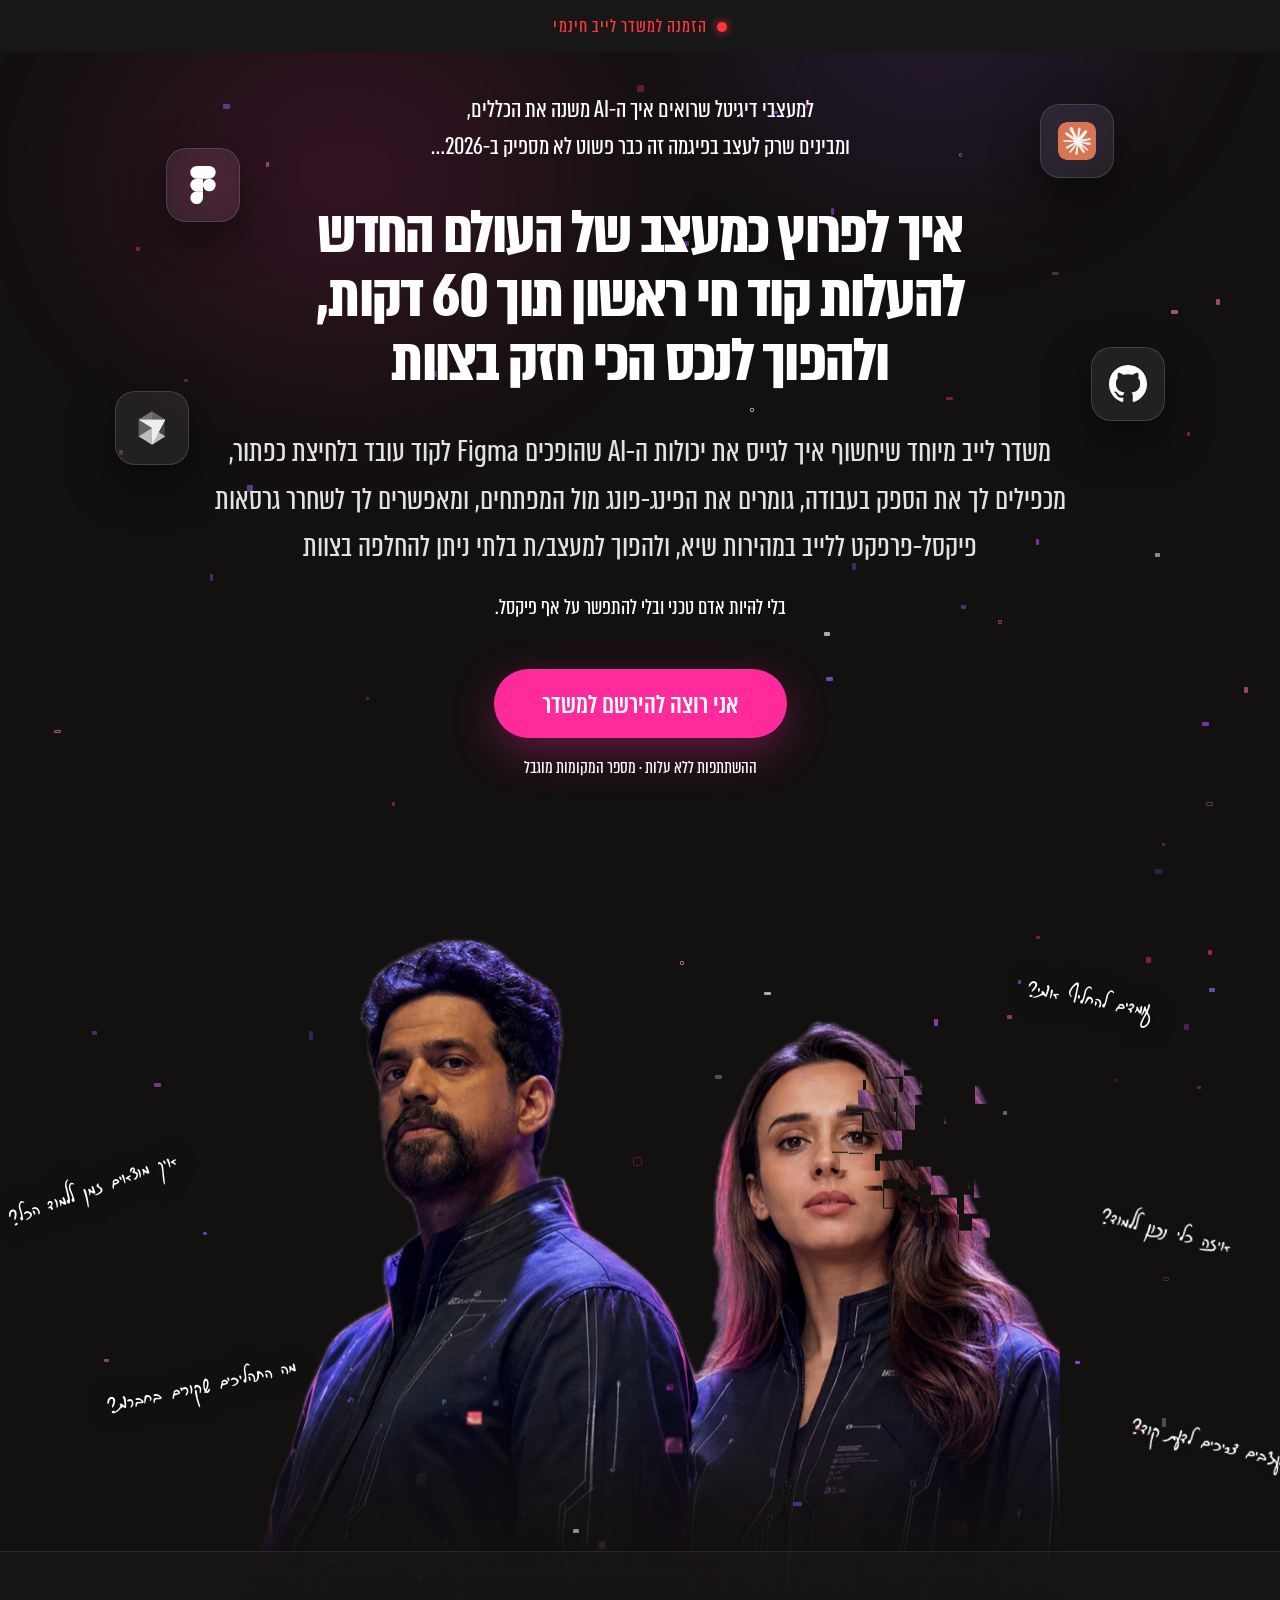
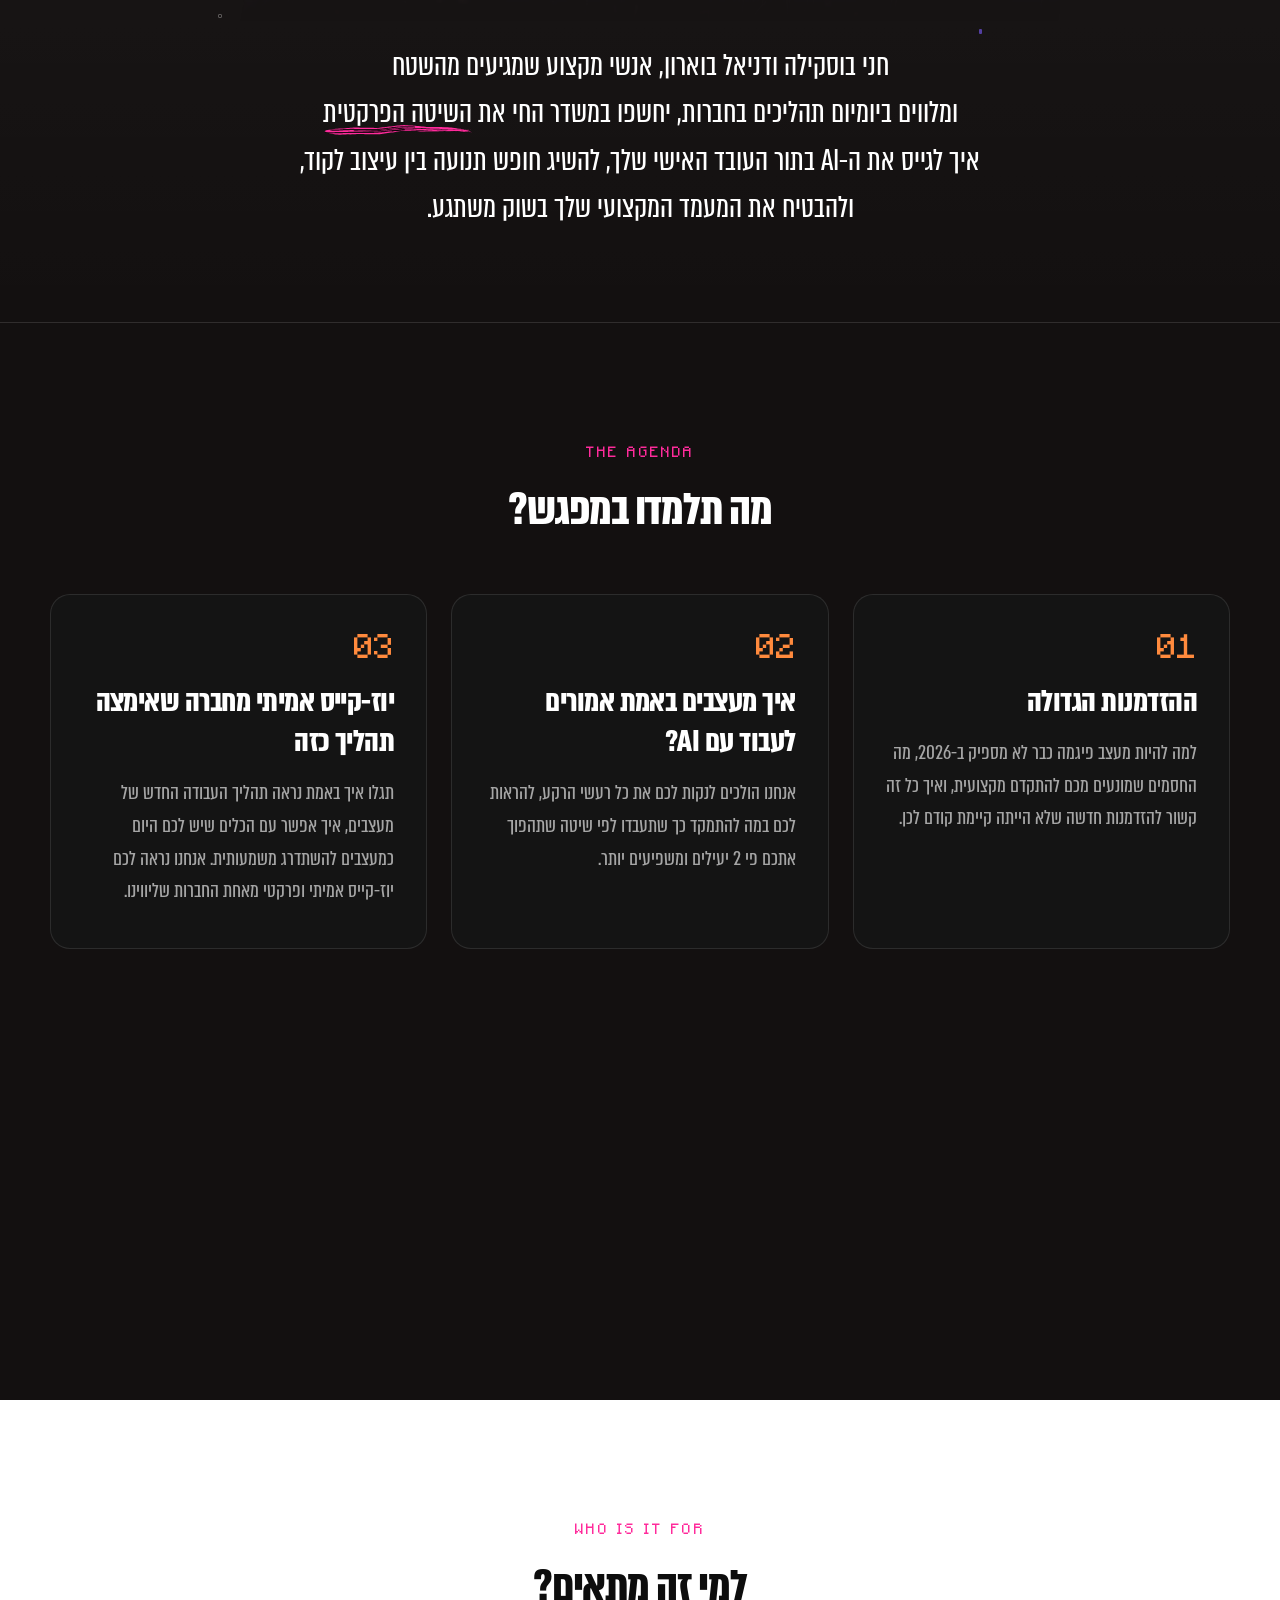
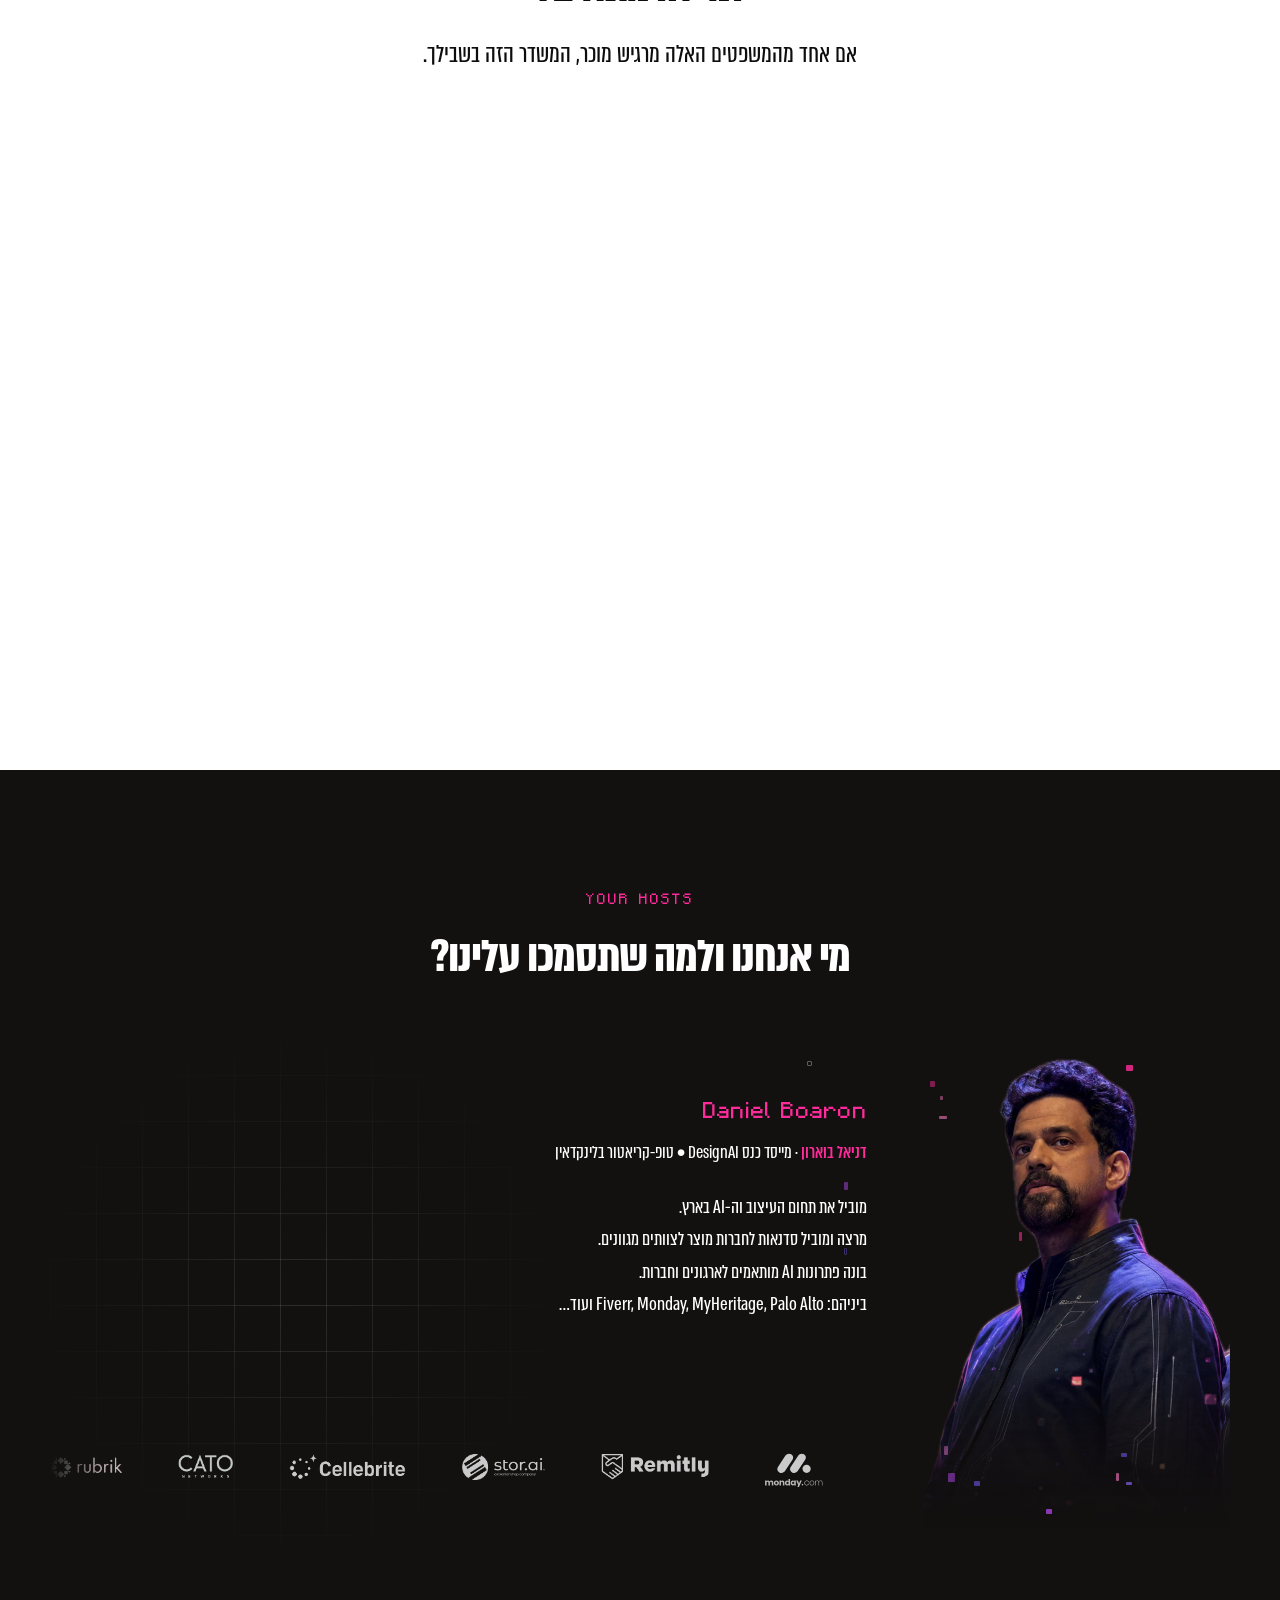
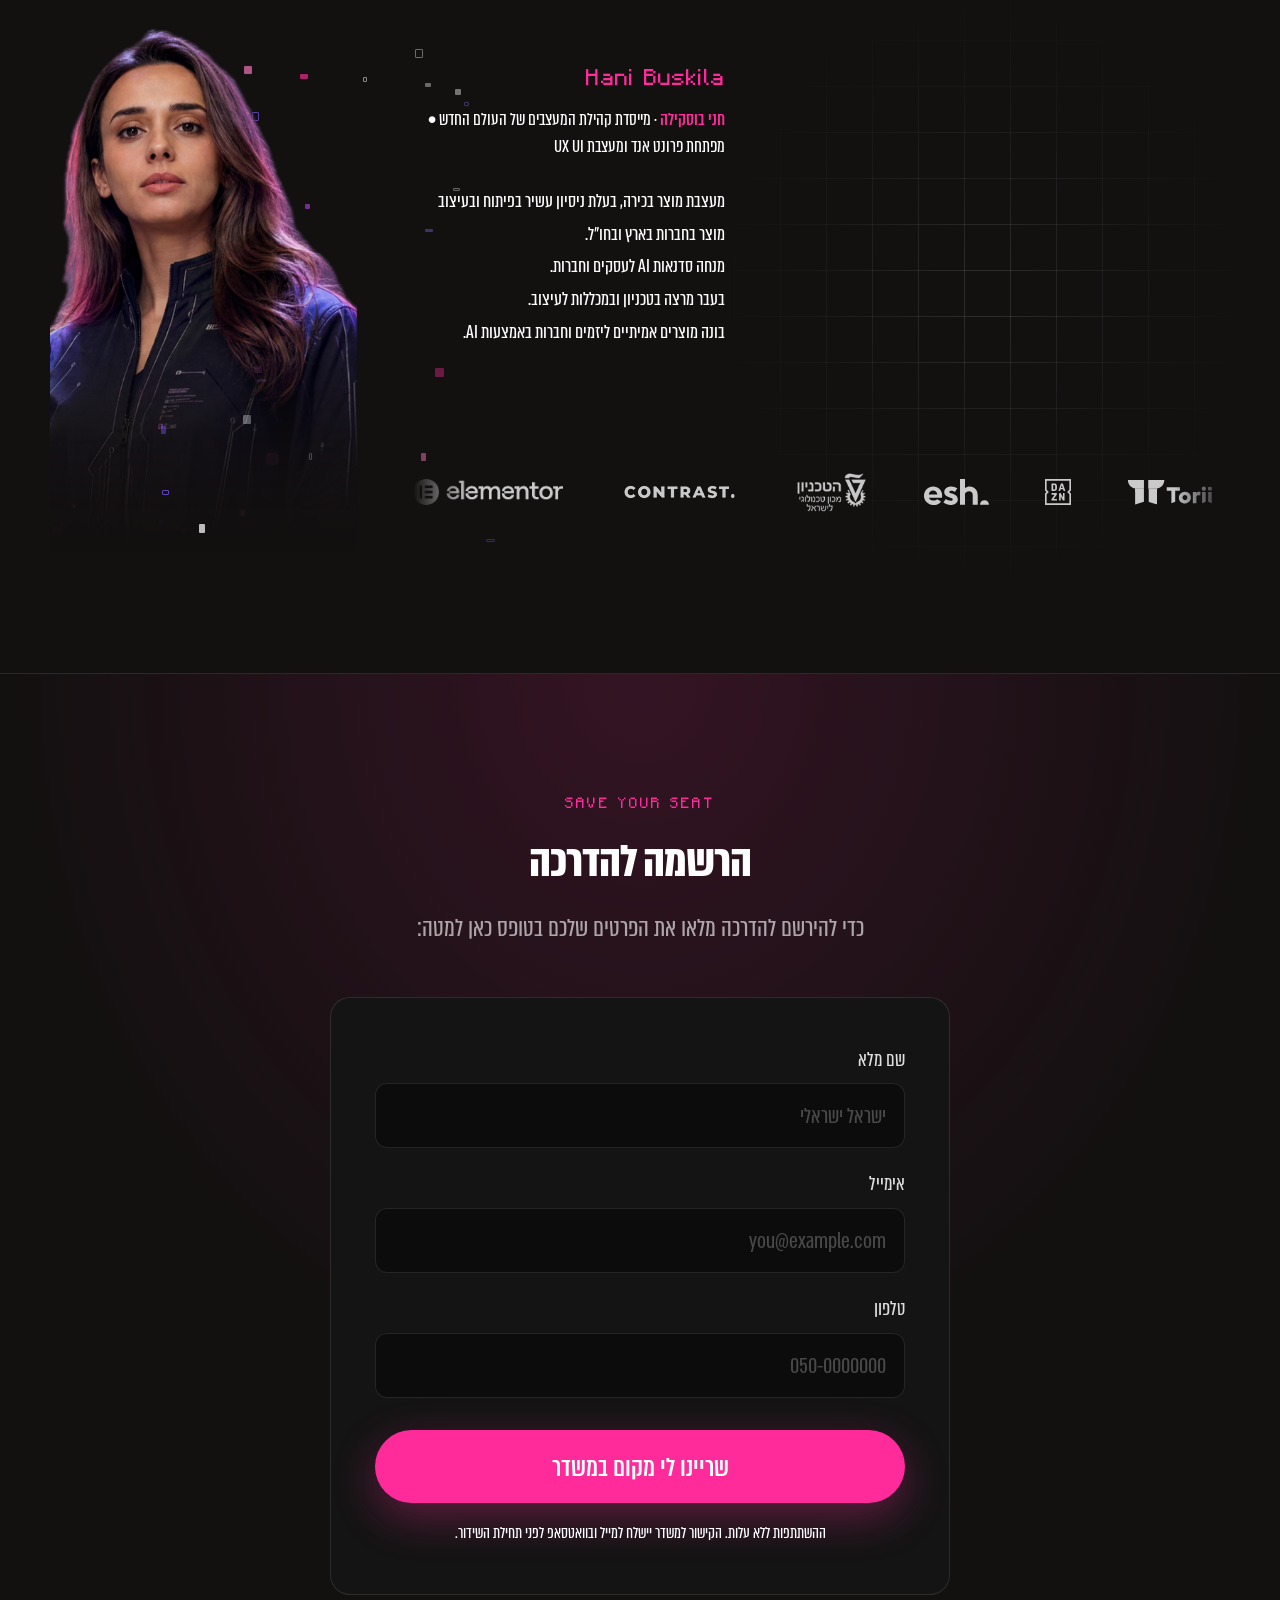
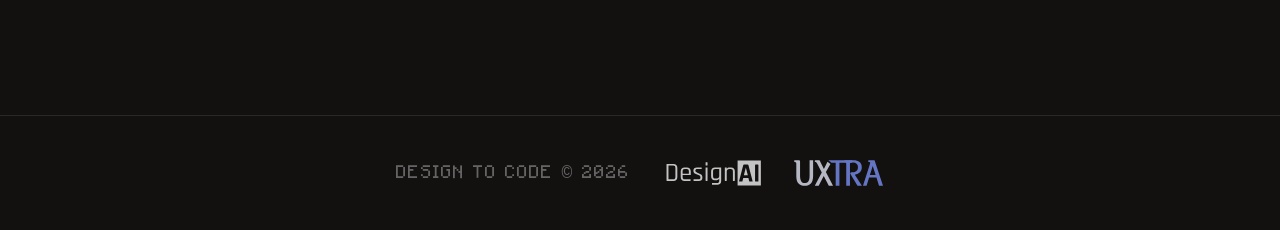
<file: index.html>
<!DOCTYPE html>
<html lang="he" dir="rtl">
<head>
  <meta charset="UTF-8" />
  <meta name="viewport" content="width=device-width, initial-scale=1.0" />
  <title>משדר לייב למעצבי מוצר — Design to Code</title>
  <meta name="description" content="משדר לייב מיוחד למעצבי מוצר: איך לעלות עם הקוד החי הראשון שלך תוך 60 דקות, בלי להיות אדם טכני ובלי להתפשר על אף פיקסל." />

  <link rel="canonical" href="https://uxtra.co.il/lives/design-to-code/" />

  <!-- Open Graph. These have to be absolute — a relative og:image is ignored
       by every scraper, so link previews would come back blank. The card is
       built from og/cover.html; re-render it with og/render.sh. -->
  <meta property="og:type" content="website" />
  <meta property="og:locale" content="he_IL" />
  <meta property="og:site_name" content="UXTRA" />
  <meta property="og:url" content="https://uxtra.co.il/lives/design-to-code/" />
  <meta property="og:title" content="משדר לייב למעצבי מוצר — Design to Code" />
  <meta property="og:description" content="איך לפרוץ כמעצב של העולם החדש, להעלות קוד חי ראשון תוך 60 דקות, ולהפוך לנכס הכי חזק בצוות." />
  <meta property="og:image" content="https://uxtra.co.il/lives/design-to-code/assets/og-cover.jpg" />
  <!-- LinkedIn and Facebook lay out the card before the image loads; without
       the dimensions the first share of a fresh URL renders as a small tile. -->
  <meta property="og:image:width" content="1200" />
  <meta property="og:image:height" content="630" />
  <meta property="og:image:type" content="image/jpeg" />
  <meta property="og:image:alt" content="חני בוסקילה ודניאל בוארון — משדר לייב, יום ראשון 1.11 בשעה 19:00" />

  <meta name="twitter:card" content="summary_large_image" />
  <meta name="twitter:title" content="משדר לייב למעצבי מוצר — Design to Code" />
  <meta name="twitter:description" content="איך לפרוץ כמעצב של העולם החדש, להעלות קוד חי ראשון תוך 60 דקות, ולהפוך לנכס הכי חזק בצוות." />
  <meta name="twitter:image" content="https://uxtra.co.il/lives/design-to-code/assets/og-cover.jpg" />

  <link rel="icon" href="assets/logo-d2c.png" />

  <style>
    /* ═══════════════════════════════════════════════
       FONTS — from the Design to Code design system
    ═══════════════════════════════════════════════ */
    @font-face {
      font-family: 'Minecraft';
      src: url('fonts/1_MinecraftRegular1.otf') format('opentype');
      font-weight: 400; font-style: normal; font-display: swap;
    }
    @font-face {
      font-family: 'Minecraft';
      src: url('fonts/1_MinecraftRegular1.otf') format('opentype');
      font-weight: 400; font-style: italic; font-display: swap;
    }
    @font-face {
      font-family: 'Berkowitz Hand';
      src: url('fonts/OHEyalMeirBerkowitz-Regular.woff2') format('woff2'),
           url('fonts/OHEyalMeirBerkowitz-Regular.woff') format('woff');
      font-weight: 400; font-style: normal; font-display: swap;
    }
    @font-face {
      font-family: 'Almoni Tzar';
      src: url('fonts/almoni-tzar-regular-aaa.otf') format('opentype');
      font-weight: 400; font-style: normal; font-display: swap;
    }
    @font-face {
      font-family: 'Almoni Tzar';
      src: url('fonts/almoni-tzar-medium-aaa.otf') format('opentype');
      font-weight: 500; font-style: normal; font-display: swap;
    }
    @font-face {
      font-family: 'Almoni Tzar';
      src: url('fonts/almoni-tzar-bold-aaa.otf') format('opentype');
      font-weight: 700; font-style: normal; font-display: swap;
    }

    /* ═══════════════════════════════════════════════
       TOKENS
    ═══════════════════════════════════════════════ */
    :root {
      --bg:            #131010;
      --card:          #141414;
      --card-2:        #1b1b1b;
      --pink:          #ff2b9b;
      --pink-hot:      #ff2b75;
      --yellow:        #ffc937;
      --green:         #7bed52;
      --red:           #ff383c;
      --orange:        #ff8a3d;
      --text:          #ffffff;
      --muted:         rgba(255, 255, 255, 0.62);
      --faint:         rgba(255, 255, 255, 0.35);
      --border:        rgba(255, 255, 255, 0.10);
      --radius:        20px;
      --radius-sm:     12px;
      --maxw:          1260px;
      --ease:          cubic-bezier(0.22, 1, 0.36, 1);
    }

    *, *::before, *::after { margin: 0; padding: 0; box-sizing: border-box; }

    html { scroll-behavior: smooth; }

    body {
      background: var(--bg);
      color: var(--text);
      font-family: 'Almoni Tzar', system-ui, sans-serif;
      font-weight: 400;
      direction: rtl;
      overflow-x: hidden;
      -webkit-font-smoothing: antialiased;
      line-height: 1.35;
    }

    ::selection { background: var(--pink); color: #fff; }

    a { color: inherit; }

    /* ═══════════════════════════════════════════════
       LAYOUT
    ═══════════════════════════════════════════════ */
    .wrap {
      max-width: var(--maxw);
      margin: 0 auto;
      padding-inline: 40px;
    }

    section { position: relative; }

    .section-pad { padding-block: 120px; }

    .eyebrow {
      font-family: 'Minecraft', monospace;
      font-size: 15px;
      letter-spacing: 0.14em;
      text-transform: uppercase;
      color: var(--pink);
      margin-bottom: 20px;
      display: block;
      text-align: center;
    }

    h2.section-title {
      text-align: center;
      font-size: 52px;
      font-weight: 700;
      line-height: 1.05;
      letter-spacing: -0.02em;
      margin-bottom: 20px;
    }

    .section-lead {
      font-size: 28px;
      color: var(--muted);
      max-width: 58ch;
      line-height: 1.4;
      text-align: center;
      margin-inline: auto;
    }

    /* Emphasis is weight-only — no colour in running text */
    .hl-yellow,
    .hl-pink { color: inherit; font-weight: 700; }

    /* ═══════════════════════════════════════════════
       REVEAL ANIMATION
    ═══════════════════════════════════════════════ */
    .reveal {
      opacity: 0;
      transform: translateY(24px);
      transition: opacity 0.8s var(--ease), transform 0.8s var(--ease);
    }
    .reveal.is-in { opacity: 1; transform: none; }

    @media (prefers-reduced-motion: reduce) {
      html { scroll-behavior: auto; }
      .reveal { opacity: 1; transform: none; transition: none; }
    }

    /* ═══════════════════════════════════════════════
       HERO
    ═══════════════════════════════════════════════ */
    .hero {
      min-height: auto;
      display: flex;
      flex-direction: column;
      align-items: center;
      justify-content: center;
      text-align: center;
      padding: 40px 32px 56px;
      z-index: 2;
      position: relative;
      overflow: visible;
    }

    /* Pink wash over the hero. Kept inside the section's own width — negative
       insets put the gradient's edge off-canvas, which rendered as a hard line
       down the left of the screen. */
    .hero::before {
      content: '';
      position: absolute;
      inset: -46% 0 auto 0;
      height: 150%;
      background:
        radial-gradient(36% 30% at 27% 40%, rgba(255, 43, 155, 0.16), transparent 72%),
        radial-gradient(32% 26% at 73% 28%, rgba(150, 90, 255, 0.14), transparent 72%);
      pointer-events: none;
      z-index: 0;
      filter: blur(44px);
      mix-blend-mode: screen;
    }

    .hero > * { position: relative; z-index: 1; }

    /* 1 · qualifier — smallest, faintest: the "is this me?" filter */
    .hero-qualifier {
      font-size: 27px;
      color: var(--text);
      line-height: 1.35;
      max-width: 100%;
      margin-inline: auto;
      margin-bottom: 36px;
    }

    .live-dot {
      width: 8px; height: 8px;
      border-radius: 50%;
      background: var(--red);
      box-shadow: 0 0 10px rgba(255, 56, 60, 0.9);
      animation: live-blink 1.4s ease-in-out infinite;
    }

    @keyframes live-blink {
      0%, 100% { opacity: 1;    transform: scale(1); }
      50%      { opacity: 0.25; transform: scale(0.82); }
    }

    @media (prefers-reduced-motion: reduce) {
      .live-dot { animation: none; }
    }

    /* 3 · headline — the loudest thing on the page */
    h1.hero-title {
      font-size: 70px;
      font-weight: 700;
      line-height: 0.91;
      letter-spacing: -0.025em;
      max-width: 100%;
      margin-bottom: 36px;
    }

    /* 4 · promise paragraph */
    .hero-sub {
      font-size: 34px;
      font-weight: 400;
      color: rgba(255, 255, 255, 0.88);
      max-width: 66ch;
      line-height: 1.4;
      margin-bottom: 20px;
    }

    .hero-sub strong { color: inherit; font-weight: inherit; }

    /* 5 · objection-killer */
    .hero-tagline {
      font-size: 24px;
      color: var(--text);
      max-width: 58ch;
      line-height: 1.4;
      margin-bottom: 44px;
    }

    .hero-meta {
      display: flex;
      gap: 14px;
      flex-wrap: wrap;
      justify-content: center;
      margin-top: 36px;
    }

    .meta-pill {
      display: inline-flex;
      align-items: center;
      gap: 9px;
      border: 1px solid var(--border);
      border-radius: 100px;
      padding: 9px 20px 7px;
      font-size: 21px;
      color: var(--muted);
      background: rgba(255, 255, 255, 0.03);
    }

    .meta-pill svg { flex-shrink: 0; opacity: 0.7; }

    /* Full-bleed red strip announcing the broadcast. */
    .live-strip {
      background: #171717;
      color: var(--red);
      display: flex;
      align-items: center;
      justify-content: center;
      gap: 10px;
      padding: 13px 20px 11px;
      font-size: 21px;
      letter-spacing: 0.05em;
      position: relative;
      z-index: 5;
    }

    .live-strip .live-dot {
      width: 10px; height: 10px;
      background: var(--red);
      box-shadow: 0 0 10px rgba(255, 56, 60, 0.9);
    }

    /* ═══════════════════════════════════════════════
       HERO VISUAL — the hosts, floating tool tiles,
       and a drifting pixel field
    ═══════════════════════════════════════════════ */
    .hero-visual {
      padding: 16px 32px 0;
      margin-bottom: -7%;
      overflow-x: clip;
      position: relative;
      z-index: 1;
    }

    .visual-stage {
      position: relative;
      max-width: 1140px;
      margin: 0 auto;
      display: flex;
      justify-content: center;
    }

    /* ── Floating tool tiles ── */
    .hero-deco {
      position: absolute;
      inset: 0;
      z-index: 0;
      pointer-events: none;
      overflow: hidden;
    }

    .tile {
      position: absolute;
      width: 74px;
      height: 74px;
      border-radius: 20px;
      display: grid;
      place-items: center;
      background: rgba(255, 255, 255, 0.07);
      border: 1px solid rgba(255, 255, 255, 0.14);
      backdrop-filter: blur(14px);
      -webkit-backdrop-filter: blur(14px);
      box-shadow: 0 18px 44px rgba(0, 0, 0, 0.5);
      animation: tile-float ease-in-out infinite;
    }

    .tile img, .tile svg { width: 38px; height: 38px; display: block; }
    .tile img { border-radius: 9px; }

    /* Two a side, and staggered so no two ever bob in lockstep. */
    .tile-1 { inset-inline-start: 13%; top: 6%;  animation-duration: 6.5s; animation-delay: 0s; }
    .tile-2 { inset-inline-start: 9%;  top: 34%; animation-duration: 8.2s; animation-delay: -2.4s; }
    .tile-3 { inset-inline-end: 13%;   top: 11%; animation-duration: 7.1s; animation-delay: -4.1s; }
    .tile-4 { inset-inline-end: 9%;    top: 39%; animation-duration: 9.0s; animation-delay: -6.3s; }

    @keyframes tile-float {
      0%, 100% { transform: translateY(0)     rotate(-2deg); }
      50%      { transform: translateY(-18px) rotate(2deg); }
    }

    @media (prefers-reduced-motion: reduce) {
      .tile { animation: none; }
    }

    @media (max-width: 900px) {
      .tile { width: 56px; height: 56px; border-radius: 16px; }
      .tile img, .tile svg { width: 28px; height: 28px; }
    }

    /* No room to float them at the sides, so on a phone the tiles become a
       row at the very top of the hero, above the copy. Making the wrapper
       static hands the pixel layer up to .hero, which is positioned. */
    @media (max-width: 600px) {
      .hero-deco {
        position: static;
        display: flex;
        align-items: flex-start;
        justify-content: center;
        gap: 10px;
        /* The tilts and the drop each tile hangs at both reach above the row
           box; this keeps the top corners clear of whatever sits above. */
        padding-top: 14px;
        margin-bottom: 34px;
      }

      .hero-deco .tile {
        position: static;
        width: 56px;
        height: 56px;
        border-radius: 15px;
      }

      .hero-deco .tile img,
      .hero-deco .tile svg { width: 28px; height: 28px; }

      /* Dealt out at angles and hung at different heights, so the row reads as
         scattered cards rather than four boxes in a line. The bob is also cut
         right down — at full amplitude it just looked like a broken row. */
      .hero-deco .tile { animation-name: tile-bob; }

      .hero-deco .tile-1 { --tilt: -8deg; margin-top: 12px; }
      .hero-deco .tile-2 { --tilt:  6deg; margin-top: 0; }
      .hero-deco .tile-3 { --tilt: -5deg; margin-top: 16px; }
      .hero-deco .tile-4 { --tilt: 10deg; margin-top: 4px; }
    }

    @keyframes tile-bob {
      0%, 100% { transform: translateY(0)    rotate(var(--tilt, 0deg)); }
      50%      { transform: translateY(-5px) rotate(calc(var(--tilt, 0deg) + 2deg)); }
    }

    /* ── Drifting pixels ── */
    .pixels { position: absolute; inset: 0; z-index: 1; pointer-events: none; }

    .pixels i {
      position: absolute;
      display: block;
      border-radius: 1px;
      animation-name: pixel-drift;
      animation-timing-function: ease-in-out;
      animation-iteration-count: infinite;
      will-change: transform, opacity;
    }

    @keyframes pixel-drift {
      0%   { transform: translate(0, 0) scale(1); }
      25%  { transform: translate(6px, -18px) scale(1.25); }
      50%  { transform: translate(-4px, -34px) scale(0.85); }
      75%  { transform: translate(-9px, -16px) scale(1.1); }
      100% { transform: translate(0, 0) scale(1); }
    }

    /* Same drift laid on its side: the hosts' pixels travel away from them
       instead of upwards. */
    @keyframes pixel-drift-left {
      0%   { transform: translate(0, 0) scale(1); }
      25%  { transform: translate(-18px, 6px) scale(1.25); }
      50%  { transform: translate(-34px, -4px) scale(0.85); }
      75%  { transform: translate(-16px, -9px) scale(1.1); }
      100% { transform: translate(0, 0) scale(1); }
    }

    @keyframes pixel-drift-right {
      0%   { transform: translate(0, 0) scale(1); }
      25%  { transform: translate(18px, 6px) scale(1.25); }
      50%  { transform: translate(34px, -4px) scale(0.85); }
      75%  { transform: translate(16px, -9px) scale(1.1); }
      100% { transform: translate(0, 0) scale(1); }
    }

    @media (prefers-reduced-motion: reduce) {
      .pixels i { animation: none; }
    }

    .visual-photo-wrap {
      position: relative;
      z-index: 2;
      width: clamp(220px, 74vw, 840px);
      line-height: 0;
      /* Their bodies are cut by the frame — fade the last stretch so it reads
         as fading out rather than being sliced off. */
      -webkit-mask-image: linear-gradient(to bottom, #000 72%, rgba(0,0,0,0.55) 88%, transparent 100%);
      mask-image: linear-gradient(to bottom, #000 72%, rgba(0,0,0,0.55) 88%, transparent 100%);
    }

    .visual-photo {
      display: block;
      width: 100%;
      height: auto;
    }

    /* Sits exactly over the photo. Hidden until the script has something to
       draw, so a failed load leaves the plain photo visible. */
    .visual-canvas {
      position: absolute;
      inset: 0;
      width: 100%;
      height: 100%;
      display: none;
    }

    .visual-photo-wrap.is-pixelated .visual-canvas { display: block; }
    .visual-photo-wrap.is-pixelated .visual-photo { visibility: hidden; }

    /* ── Handwritten questions scattered around the hosts ──
       The rotation lives on the positioned wrapper and the fade-in on the
       inner span, because .reveal resets transform when it lands. */
    .hand-notes {
      position: absolute;
      inset: 0;
      z-index: 3;
      pointer-events: none;
    }

    .hand-note {
      position: absolute;
      font-family: 'Berkowitz Hand', 'Almoni Tzar', sans-serif;
      font-size: clamp(13px, 1.4vw, 24px);
      line-height: 1.15;
      color: #fff;
      white-space: nowrap;
      text-shadow: 0 2px 22px rgba(0, 0, 0, 0.9);
    }

    .hand-note > span {
      display: inline-block;
    }

    .hand-note.n1 { left: -6%;  top: 34%; transform: rotate(-20deg); }
    .hand-note.n2 { left:  3%;  top: 62%; transform: rotate(-12deg); }
    .hand-note.n3 { right:  5%; top:  7%; transform: rotate(10deg); }
    .hand-note.n4 { right: -2%; top: 40%; transform: rotate(14deg); }
    .hand-note.n5 { right: -7%; top: 70%; transform: rotate(13deg); }

    /* The margins beside the photo vanish as the stage narrows, so the notes
       move onto the dark edges of the frame itself and flatten their tilt. */
    @media (max-width: 900px) {
      .hand-note { font-size: clamp(11px, 2.3vw, 17px); }
      .hand-note.n1 { left:  0%;  top: 18%; transform: rotate(-13deg); }
      .hand-note.n2 { left: -1%;  top: 72%; transform: rotate(-9deg); }
      .hand-note.n3 { right: 0%;  top:  6%; transform: rotate(9deg); }
      .hand-note.n4 { right: -1%; top: 43%; transform: rotate(11deg); }
      .hand-note.n5 { right: 0%;  top: 86%; transform: rotate(9deg); }
    }

    /* On a phone the frame is only ~130px tall, so anything pinned around it
       lands on their faces. Below that width the notes drop out of the stage
       and stack under the photo, keeping the tilt but staying readable. */
    @media (max-width: 600px) {
      /* The section normally pulls the next one up under the photo's fade;
         with the notes stacked below, that overlap would cut through them. */
      .hero-visual { margin-bottom: 0; padding-bottom: 12px; }

      .visual-stage { flex-direction: column; align-items: center; }

      .hand-notes {
        position: static;
        display: flex;
        flex-direction: column;
        align-items: center;
        gap: 13px;
        margin-top: 22px;
      }

      .hand-note {
        position: static;
        font-size: clamp(15px, 4.3vw, 20px);
        text-shadow: none;
      }

      .hand-note.n1 { transform: rotate(-3deg); }
      .hand-note.n2 { transform: rotate(2.5deg); }
      .hand-note.n3 { transform: rotate(-2deg); }
      .hand-note.n4 { transform: rotate(3deg); }
      .hand-note.n5 { transform: rotate(-2.5deg); }
    }

    }

    @media (max-width: 600px) {
      .hero-visual { padding: 26px 16px 0; }
      .live-strip { font-size: 19.5px; }
    }

    /* ═══════════════════════════════════════════════
       CTA BUTTON
    ═══════════════════════════════════════════════ */
    .cta {
      display: inline-flex;
      align-items: center;
      justify-content: center;
      gap: 12px;
      background: var(--pink);
      color: #fff;
      font-family: 'Almoni Tzar', sans-serif;
      font-size: 30px;
      font-weight: 500;
      padding: 16px 48px 13px;
      border: none;
      border-radius: 100px;
      text-decoration: none;
      cursor: pointer;
      transition: transform 0.2s var(--ease), box-shadow 0.2s var(--ease), background 0.2s ease;
      box-shadow: 0 14px 44px rgba(255, 43, 155, 0.32);
    }

    .cta:hover {
      transform: translateY(-2px);
      background: #ff45a8;
      box-shadow: 0 18px 54px rgba(255, 43, 155, 0.45);
    }

    .cta:active { transform: translateY(0); }

    .cta:focus-visible { outline: 3px solid var(--yellow); outline-offset: 3px; }

    .cta-note {
      display: block;
      font-size: 20px;
      color: var(--text);
      margin-top: 16px;
    }

    /* ═══════════════════════════════════════════════
       PROMISE STRIP
    ═══════════════════════════════════════════════ */
    .promise {
      border-block: 1px solid var(--border);
      background: linear-gradient(180deg, rgba(255,255,255,0.02), transparent);
      padding-block: 90px;
    }

    .promise p {
      font-size: 34px;
      line-height: 1.4;
      /* Wide enough for the longest authored line to sit on one row, so the
         brush stroke under a phrase is never split across a line break. */
      max-width: 66ch;
      margin: 0 auto;
      text-align: center;
    }

    .promise .scribble { white-space: nowrap; }

    /* ═══════════════════════════════════════════════
       LEARN CARDS
    ═══════════════════════════════════════════════ */
    /* Keeps a hyphenated term from splitting across a line break. */
    .nb { white-space: nowrap; }

    .learn-grid {
      display: grid;
      grid-template-columns: repeat(3, 1fr);
      gap: 24px;
      margin-top: 56px;
    }

    .learn-card {
      background: var(--card);
      border: 1px solid var(--border);
      border-radius: var(--radius);
      padding: 36px 32px 40px;
      display: flex;
      flex-direction: column;
      gap: 16px;
      transition: border-color 0.3s ease, transform 0.3s var(--ease);
    }

    .learn-card:hover {
      border-color: rgba(255, 43, 155, 0.45);
      transform: translateY(-4px);
    }

    .learn-num {
      font-family: 'Minecraft', monospace;
      font-size: 34px;
      color: var(--orange);
      line-height: 1;
    }

    .learn-card h3 {
      font-size: 35px;
      font-weight: 700;
      line-height: 1.15;
      letter-spacing: -0.015em;
    }

    .learn-card p {
      font-size: 23px;
      color: var(--muted);
      line-height: 1.42;
    }

    /* The closing line and its button sit between the cards above and the end
       of the section. Matching the space above to the section's own bottom
       padding centres the pair in what's left instead of leaving it stranded
       under the cards. */
    .learn-closer {
      margin-top: 110px;
      margin-bottom: 24px;
      text-align: center;
      /* At headline size the sentence outgrows the reading column and must not
         wrap, so it reclaims the column's own padding on both sides. */
      margin-inline: -40px;
    }

    .learn-closer p {
      /* One line, edge to edge. The size follows the viewport so the sentence
         never wraps — a line that breaks mid-type reads as a paragraph filling
         in, not as something being written. */
      font-size: clamp(17px, 4.9vw, 70px);
      white-space: nowrap;
      font-weight: 700;
      line-height: 1.2;
      max-width: none;
      margin: 0 auto 52px;
      letter-spacing: -0.025em;
      position: relative;
    }

    /* The write head. Positioned from measured geometry rather than inserted
       into the text, so it lands correctly inside the Latin run too. */
    .type-caret {
      position: absolute;
      top: 50%;
      width: 3px;
      height: 0.78em;
      background: var(--pink);
      transform: translateY(-50%);
      opacity: 0;
      pointer-events: none;
    }

    .type-caret.on {
      opacity: 1;
      animation: caret-blink 0.9s step-end infinite;
    }

    @keyframes caret-blink {
      0%, 55% { opacity: 1; }
      55.01%, 100% { opacity: 0; }
    }

    /* Characters are laid out from the start and only faded in, so the line
       never reflows as it fills — with mixed Hebrew and Latin, removing and
       re-adding text would let bidi reorder the whole line mid-type. */
    .type-line span {
      opacity: 0;
      transition: opacity 0.12s linear;
    }

    .type-line span.on { opacity: 1; }

    .type-cta {
      opacity: 0;
      transform: translateY(14px) scale(0.96);
      transition: opacity 0.45s var(--ease), transform 0.45s var(--ease);
      pointer-events: none;
    }

    .type-cta.is-in {
      opacity: 1;
      transform: none;
      pointer-events: auto;
    }

    @media (prefers-reduced-motion: reduce) {
      .type-line span { opacity: 1; }
      .type-cta { opacity: 1; transform: none; pointer-events: auto; }
    }

    /* ═══════════════════════════════════════════════
       WHO IS IT FOR
    ═══════════════════════════════════════════════ */
    /* A staircase: each line starts further in than the one above it, so the
       list reads as a descent rather than a grid to scan. */
    .for-list {
      display: flex;
      flex-direction: column;
      gap: 14px;
      margin-top: 48px;
      /* Rows start parked off to the right; contain that so it cannot widen
         the document before the scroll handler brings them in. */
      overflow-x: clip;
    }

    .for-item {
      display: flex;
      gap: 16px;
      align-items: flex-start;
      background: var(--card-2);
      border-radius: var(--radius-sm);
      padding: 22px 26px;
      font-size: 24px;
      line-height: 1.35;
      color: rgba(255, 255, 255, 0.86);
      width: 100%;
      max-width: 760px;
      /* --step is set per row below; inline-start is the right edge in RTL. */
      margin-inline-start: calc(var(--step, 0) * 52px);
      /* Start parked off to the right; the scroll handler drives it home. */
      opacity: 0;
      transform: translateX(140px);
      will-change: transform, opacity;
    }

    @media (prefers-reduced-motion: reduce) {
      .for-item { opacity: 1; transform: none; }
    }

    .for-item:nth-child(1) { --step: 0; }
    .for-item:nth-child(2) { --step: 1; }
    .for-item:nth-child(3) { --step: 2; }
    .for-item:nth-child(4) { --step: 3; }
    .for-item:nth-child(5) { --step: 4; }
    .for-item:nth-child(6) { --step: 5; }

    .for-check {
      flex-shrink: 0;
      font-family: 'Minecraft', monospace;
      font-size: 20px;
      line-height: 1;
      color: var(--pink);
      margin-top: 6px;
      /* The glyph is a bare '<' in the pixel face. Bidi mirrors bracket
         characters in an RTL run, so it renders as '>' and points away from
         the sentence; flipping it back aims it into the text, along the
         reading direction. */
      transform: scaleX(-1);
    }

    /* Hand-drawn underline. Painted as a background rather than a pseudo-element
       so a phrase that wraps gets the stroke on each line instead of one bar
       stretched across the gap. */
    .scribble {
      background-image: url("data:image/svg+xml,%3Csvg%20xmlns%3D%22http%3A%2F%2Fwww.w3.org%2F2000%2Fsvg%22%20viewBox%3D%220%200%20300%2020%22%20preserveAspectRatio%3D%22none%22%3E%3Cpath%20d%3D%22M3.0%2C11.5%20L6.3%2C10.4%20L9.5%2C10.1%20L12.8%2C9.7%20L16.1%2C9.3%20L19.3%2C9.0%20L22.6%2C8.6%20L25.9%2C8.5%20L29.1%2C8.3%20L32.4%2C8.2%20L35.7%2C8.2%20L38.9%2C8.2%20L42.2%2C8.0%20L45.5%2C7.8%20L48.7%2C7.6%20L52.0%2C7.4%20L55.3%2C7.2%20L58.5%2C7.1%20L61.8%2C6.9%20L65.1%2C6.9%20L68.3%2C6.9%20L71.6%2C7.0%20L74.9%2C7.1%20L78.1%2C7.1%20L81.4%2C7.1%20L84.7%2C7.1%20L87.9%2C7.2%20L91.2%2C7.2%20L94.5%2C7.2%20L97.7%2C7.2%20L101.0%2C7.3%20L104.3%2C7.4%20L107.5%2C7.5%20L110.8%2C7.4%20L114.1%2C7.2%20L117.3%2C7.0%20L120.6%2C6.7%20L123.9%2C6.5%20L127.1%2C6.2%20L130.4%2C6.0%20L133.7%2C5.7%20L136.9%2C5.6%20L140.2%2C5.4%20L143.5%2C5.1%20L146.7%2C4.8%20L150.0%2C4.5%20L153.3%2C4.3%20L156.5%2C4.1%20L159.8%2C4.0%20L163.1%2C3.9%20L166.3%2C4.0%20L169.6%2C4.1%20L172.9%2C4.3%20L176.1%2C4.4%20L179.4%2C4.5%20L182.7%2C4.6%20L185.9%2C4.7%20L189.2%2C4.9%20L192.5%2C5.1%20L195.7%2C5.3%20L199.0%2C5.5%20L202.3%2C5.7%20L205.5%2C6.0%20L208.8%2C6.2%20L212.1%2C6.2%20L215.3%2C6.2%20L218.6%2C6.2%20L221.9%2C6.2%20L225.1%2C6.2%20L228.4%2C6.2%20L231.7%2C6.2%20L234.9%2C6.3%20L238.2%2C6.4%20L241.5%2C6.6%20L244.7%2C6.6%20L248.0%2C6.6%20L251.3%2C6.7%20L254.5%2C6.8%20L257.8%2C7.0%20L261.1%2C7.2%20L264.3%2C7.5%20L267.6%2C7.9%20L270.9%2C8.3%20L274.1%2C8.7%20L277.4%2C9.1%20L280.7%2C9.4%20L283.9%2C9.6%20L287.2%2C10.0%20L290.5%2C10.4%20L293.7%2C10.9%20L297.0%2C11.7%20L297.0%2C11.3%20L293.7%2C11.7%20L290.5%2C11.9%20L287.2%2C12.0%20L283.9%2C12.1%20L280.7%2C12.0%20L277.4%2C11.8%20L274.1%2C11.7%20L270.9%2C11.6%20L267.6%2C11.6%20L264.3%2C11.6%20L261.1%2C11.6%20L257.8%2C11.7%20L254.5%2C11.7%20L251.3%2C11.6%20L248.0%2C11.5%20L244.7%2C11.4%20L241.5%2C11.5%20L238.2%2C11.6%20L234.9%2C11.7%20L231.7%2C11.8%20L228.4%2C11.9%20L225.1%2C12.0%20L221.9%2C11.9%20L218.6%2C11.8%20L215.3%2C11.8%20L212.1%2C11.9%20L208.8%2C11.9%20L205.5%2C11.9%20L202.3%2C12.0%20L199.0%2C12.0%20L195.7%2C11.9%20L192.5%2C11.6%20L189.2%2C11.4%20L185.9%2C11.3%20L182.7%2C11.3%20L179.4%2C11.2%20L176.1%2C11.2%20L172.9%2C11.2%20L169.6%2C11.2%20L166.3%2C11.2%20L163.1%2C11.1%20L159.8%2C11.2%20L156.5%2C11.4%20L153.3%2C11.7%20L150.0%2C12.0%20L146.7%2C12.3%20L143.5%2C12.7%20L140.2%2C13.0%20L136.9%2C13.2%20L133.7%2C13.4%20L130.4%2C13.8%20L127.1%2C14.2%20L123.9%2C14.5%20L120.6%2C14.8%20L117.3%2C15.0%20L114.1%2C15.2%20L110.8%2C15.3%20L107.5%2C15.2%20L104.3%2C15.2%20L101.0%2C15.2%20L97.7%2C15.3%20L94.5%2C15.3%20L91.2%2C15.3%20L87.9%2C15.3%20L84.7%2C15.2%20L81.4%2C15.1%20L78.1%2C15.0%20L74.9%2C14.9%20L71.6%2C15.0%20L68.3%2C15.1%20L65.1%2C15.2%20L61.8%2C15.3%20L58.5%2C15.4%20L55.3%2C15.5%20L52.0%2C15.4%20L48.7%2C15.4%20L45.5%2C15.5%20L42.2%2C15.6%20L38.9%2C15.7%20L35.7%2C15.8%20L32.4%2C15.8%20L29.1%2C15.7%20L25.9%2C15.6%20L22.6%2C15.3%20L19.3%2C14.8%20L16.1%2C14.4%20L12.8%2C14.0%20L9.5%2C13.5%20L6.3%2C12.8%20L3.0%2C11.3%20Z%22%20fill%3D%22%23ff2b9b%22%2F%3E%3Cpath%20d%3D%22M14.8%2C9.5%20L16.7%2C9.5%20L18.5%2C9.5%20L20.4%2C9.4%20L22.3%2C9.4%20L24.2%2C9.4%20L26.1%2C9.4%20L28.0%2C9.4%20L29.9%2C9.4%20L31.8%2C9.3%20L33.7%2C9.3%20L35.6%2C9.2%20L37.5%2C9.1%20L39.4%2C9.0%20L41.3%2C8.9%20L43.2%2C8.8%20L45.1%2C8.8%20L47.0%2C8.7%20L48.9%2C8.7%20L50.8%2C8.6%20L52.7%2C8.6%20L54.5%2C8.5%20L56.4%2C8.5%20L58.3%2C8.5%20L60.2%2C8.5%20L62.1%2C8.5%20L64.0%2C8.6%20L65.9%2C8.6%20L67.8%2C8.6%20L69.7%2C8.6%20L71.6%2C8.6%20L73.5%2C8.6%20L75.4%2C8.6%20L77.3%2C8.6%20L79.2%2C8.6%20L81.1%2C8.6%20L83.0%2C8.7%20L84.9%2C8.7%20L86.8%2C8.7%20L88.7%2C8.7%20L90.5%2C8.8%20L92.4%2C8.8%20L94.3%2C8.8%20L96.2%2C8.9%20L98.1%2C8.9%20L100.0%2C8.9%20L101.9%2C8.8%20L103.8%2C8.7%20L105.7%2C8.7%20L107.6%2C8.6%20L109.5%2C8.5%20L111.4%2C8.4%20L113.3%2C8.3%20L115.2%2C8.2%20L117.1%2C8.1%20L119.0%2C8.0%20L120.9%2C7.8%20L122.8%2C7.7%20L124.7%2C7.6%20L126.5%2C7.5%20L128.4%2C7.3%20L130.3%2C7.2%20L132.2%2C7.1%20L134.1%2C6.9%20L136.0%2C6.8%20L137.9%2C6.6%20L139.8%2C6.4%20L141.7%2C6.2%20L143.6%2C6.1%20L145.5%2C5.9%20L147.4%2C5.8%20L149.3%2C5.7%20L151.2%2C5.6%20L153.1%2C5.6%20L155.0%2C5.5%20L156.9%2C5.4%20L158.8%2C5.4%20L160.6%2C5.3%20L162.5%2C5.3%20L164.4%2C5.3%20L166.3%2C5.3%20L168.2%2C5.3%20L170.1%2C5.3%20L172.0%2C5.3%20L173.9%2C5.3%20L175.8%2C5.3%20L177.7%2C5.3%20L179.6%2C5.3%20L181.5%2C5.4%20L183.4%2C5.5%20L185.3%2C5.5%20L185.3%2C6.8%20L183.4%2C6.7%20L181.5%2C6.7%20L179.6%2C6.6%20L177.7%2C6.6%20L175.8%2C6.6%20L173.9%2C6.6%20L172.0%2C6.5%20L170.1%2C6.6%20L168.2%2C6.6%20L166.3%2C6.6%20L164.4%2C6.7%20L162.5%2C6.7%20L160.6%2C6.8%20L158.8%2C6.8%20L156.9%2C6.8%20L155.0%2C6.8%20L153.1%2C6.9%20L151.2%2C7.0%20L149.3%2C7.1%20L147.4%2C7.2%20L145.5%2C7.4%20L143.6%2C7.5%20L141.7%2C7.7%20L139.8%2C7.8%20L137.9%2C8.0%20L136.0%2C8.2%20L134.1%2C8.4%20L132.2%2C8.5%20L130.3%2C8.7%20L128.4%2C8.8%20L126.5%2C8.9%20L124.7%2C9.0%20L122.8%2C9.2%20L120.9%2C9.3%20L119.0%2C9.5%20L117.1%2C9.6%20L115.2%2C9.7%20L113.3%2C9.9%20L111.4%2C10.0%20L109.5%2C10.1%20L107.6%2C10.2%20L105.7%2C10.2%20L103.8%2C10.3%20L101.9%2C10.3%20L100.0%2C10.2%20L98.1%2C10.2%20L96.2%2C10.2%20L94.3%2C10.2%20L92.4%2C10.2%20L90.5%2C10.2%20L88.7%2C10.2%20L86.8%2C10.2%20L84.9%2C10.1%20L83.0%2C10.1%20L81.1%2C10.1%20L79.2%2C10.1%20L77.3%2C10.1%20L75.4%2C10.0%20L73.5%2C10.0%20L71.6%2C9.9%20L69.7%2C9.9%20L67.8%2C9.9%20L65.9%2C9.9%20L64.0%2C9.9%20L62.1%2C9.9%20L60.2%2C10.0%20L58.3%2C10.0%20L56.4%2C10.1%20L54.5%2C10.1%20L52.7%2C10.2%20L50.8%2C10.3%20L48.9%2C10.3%20L47.0%2C10.4%20L45.1%2C10.4%20L43.2%2C10.4%20L41.3%2C10.4%20L39.4%2C10.5%20L37.5%2C10.6%20L35.6%2C10.6%20L33.7%2C10.7%20L31.8%2C10.8%20L29.9%2C10.8%20L28.0%2C10.8%20L26.1%2C10.9%20L24.2%2C10.9%20L22.3%2C10.9%20L20.4%2C10.9%20L18.5%2C10.8%20L16.7%2C10.6%20L14.8%2C10.5%20Z%22%20fill%3D%22%23000%22%20opacity%3D%220.85%22%2F%3E%3Cpath%20d%3D%22M61.8%2C10.5%20L64.2%2C10.4%20L66.7%2C10.4%20L69.2%2C10.4%20L71.6%2C10.5%20L74.1%2C10.5%20L76.5%2C10.5%20L79.0%2C10.6%20L81.4%2C10.6%20L83.9%2C10.6%20L86.3%2C10.6%20L88.8%2C10.7%20L91.2%2C10.6%20L93.7%2C10.6%20L96.1%2C10.5%20L98.6%2C10.4%20L101.0%2C10.4%20L103.5%2C10.3%20L105.9%2C10.2%20L108.3%2C10.2%20L110.8%2C10.1%20L113.2%2C10.0%20L115.7%2C9.9%20L118.2%2C9.8%20L120.6%2C9.6%20L123.1%2C9.5%20L125.5%2C9.3%20L127.9%2C9.1%20L130.4%2C8.9%20L132.9%2C8.7%20L135.3%2C8.5%20L137.8%2C8.4%20L140.2%2C8.2%20L142.7%2C8.1%20L145.1%2C8.0%20L147.6%2C7.9%20L150.0%2C7.7%20L152.4%2C7.6%20L154.9%2C7.5%20L157.3%2C7.5%20L159.8%2C7.3%20L162.2%2C7.2%20L164.7%2C7.1%20L167.2%2C7.1%20L169.6%2C7.0%20L172.1%2C7.1%20L174.5%2C7.1%20L177.0%2C7.1%20L179.4%2C7.2%20L181.8%2C7.2%20L184.3%2C7.3%20L186.8%2C7.4%20L189.2%2C7.4%20L191.7%2C7.5%20L194.1%2C7.5%20L196.6%2C7.6%20L199.0%2C7.6%20L201.5%2C7.7%20L203.9%2C7.8%20L206.4%2C7.9%20L208.8%2C8.0%20L211.3%2C8.1%20L213.7%2C8.2%20L216.2%2C8.3%20L218.6%2C8.3%20L221.1%2C8.4%20L223.5%2C8.5%20L226.0%2C8.5%20L228.4%2C8.5%20L230.9%2C8.5%20L233.3%2C8.5%20L235.8%2C8.6%20L238.2%2C8.6%20L240.7%2C8.7%20L243.1%2C8.8%20L245.6%2C8.8%20L248.0%2C8.9%20L250.4%2C8.9%20L252.9%2C9.0%20L255.4%2C9.0%20L257.8%2C9.1%20L260.2%2C9.1%20L262.7%2C9.1%20L265.2%2C9.2%20L267.6%2C9.3%20L270.1%2C9.4%20L272.5%2C9.5%20L274.9%2C9.7%20L277.4%2C9.9%20L279.9%2C10.0%20L282.3%2C10.2%20L282.3%2C10.4%20L279.9%2C10.2%20L277.4%2C10.0%20L274.9%2C9.9%20L272.5%2C9.8%20L270.1%2C9.8%20L267.6%2C9.7%20L265.2%2C9.6%20L262.7%2C9.6%20L260.2%2C9.5%20L257.8%2C9.5%20L255.4%2C9.4%20L252.9%2C9.4%20L250.4%2C9.4%20L248.0%2C9.4%20L245.6%2C9.4%20L243.1%2C9.5%20L240.7%2C9.5%20L238.2%2C9.6%20L235.8%2C9.5%20L233.3%2C9.5%20L230.9%2C9.5%20L228.4%2C9.4%20L226.0%2C9.4%20L223.5%2C9.3%20L221.1%2C9.2%20L218.6%2C9.2%20L216.2%2C9.2%20L213.7%2C9.2%20L211.3%2C9.1%20L208.8%2C9.0%20L206.4%2C8.9%20L203.9%2C8.8%20L201.5%2C8.7%20L199.0%2C8.6%20L196.6%2C8.5%20L194.1%2C8.4%20L191.7%2C8.3%20L189.2%2C8.3%20L186.8%2C8.3%20L184.3%2C8.3%20L181.8%2C8.3%20L179.4%2C8.2%20L177.0%2C8.2%20L174.5%2C8.2%20L172.1%2C8.2%20L169.6%2C8.2%20L167.2%2C8.2%20L164.7%2C8.2%20L162.2%2C8.3%20L159.8%2C8.4%20L157.3%2C8.6%20L154.9%2C8.7%20L152.4%2C8.8%20L150.0%2C8.9%20L147.6%2C9.0%20L145.1%2C9.1%20L142.7%2C9.3%20L140.2%2C9.4%20L137.8%2C9.6%20L135.3%2C9.7%20L132.9%2C9.9%20L130.4%2C10.2%20L127.9%2C10.4%20L125.5%2C10.6%20L123.1%2C10.7%20L120.6%2C10.9%20L118.2%2C11.0%20L115.7%2C11.1%20L113.2%2C11.2%20L110.8%2C11.4%20L108.3%2C11.5%20L105.9%2C11.6%20L103.5%2C11.7%20L101.0%2C11.8%20L98.6%2C11.9%20L96.1%2C12.0%20L93.7%2C11.9%20L91.2%2C11.9%20L88.8%2C11.9%20L86.3%2C11.9%20L83.9%2C11.8%20L81.4%2C11.8%20L79.0%2C11.7%20L76.5%2C11.7%20L74.1%2C11.7%20L71.6%2C11.7%20L69.2%2C11.7%20L66.7%2C11.7%20L64.2%2C11.6%20L61.8%2C11.6%20Z%22%20fill%3D%22%23000%22%20opacity%3D%220.85%22%2F%3E%3Cpath%20d%3D%22M3.0%2C13.0%20L4.8%2C12.9%20L6.6%2C12.9%20L8.4%2C12.9%20L10.2%2C12.9%20L12.0%2C12.9%20L13.8%2C12.9%20L15.6%2C12.8%20L17.4%2C12.8%20L19.2%2C12.8%20L21.0%2C12.7%20L22.8%2C12.7%20L24.6%2C12.6%20L26.4%2C12.6%20L28.2%2C12.6%20L30.0%2C12.5%20L31.7%2C12.5%20L33.5%2C12.5%20L35.3%2C12.5%20L37.1%2C12.5%20L38.9%2C12.5%20L40.7%2C12.5%20L42.5%2C12.5%20L44.3%2C12.4%20L46.1%2C12.4%20L47.9%2C12.4%20L49.7%2C12.4%20L51.5%2C12.3%20L53.3%2C12.3%20L55.1%2C12.3%20L56.9%2C12.2%20L58.7%2C12.2%20L60.5%2C12.1%20L62.3%2C12.1%20L64.1%2C12.1%20L65.9%2C12.1%20L67.7%2C12.1%20L69.5%2C12.1%20L71.3%2C12.2%20L73.1%2C12.2%20L74.9%2C12.2%20L76.7%2C12.2%20L78.5%2C12.2%20L80.3%2C12.2%20L82.1%2C12.2%20L83.9%2C12.2%20L85.6%2C12.2%20L87.4%2C12.2%20L89.2%2C12.1%20L91.0%2C12.1%20L92.8%2C12.0%20L94.6%2C12.0%20L96.4%2C12.0%20L98.2%2C11.9%20L100.0%2C11.9%20L101.8%2C11.9%20L103.6%2C11.9%20L105.4%2C11.9%20L107.2%2C11.8%20L109.0%2C11.8%20L110.8%2C11.7%20L112.6%2C11.7%20L114.4%2C11.6%20L116.2%2C11.5%20L118.0%2C11.4%20L119.8%2C11.3%20L121.6%2C11.2%20L123.4%2C11.1%20L125.2%2C10.9%20L127.0%2C10.8%20L128.8%2C10.7%20L130.6%2C10.6%20L132.4%2C10.5%20L134.2%2C10.4%20L136.0%2C10.3%20L137.8%2C10.2%20L139.5%2C10.1%20L141.3%2C10.0%20L143.1%2C9.9%20L144.9%2C9.8%20L146.7%2C9.7%20L148.5%2C9.6%20L150.3%2C9.4%20L152.1%2C9.3%20L153.9%2C9.2%20L155.7%2C9.1%20L157.5%2C9.0%20L159.3%2C8.9%20L161.1%2C8.8%20L162.9%2C8.8%20L164.7%2C8.7%20L164.7%2C10.2%20L162.9%2C10.2%20L161.1%2C10.3%20L159.3%2C10.3%20L157.5%2C10.4%20L155.7%2C10.5%20L153.9%2C10.7%20L152.1%2C10.8%20L150.3%2C10.9%20L148.5%2C11.1%20L146.7%2C11.2%20L144.9%2C11.3%20L143.1%2C11.4%20L141.3%2C11.5%20L139.5%2C11.6%20L137.8%2C11.7%20L136.0%2C11.8%20L134.2%2C11.9%20L132.4%2C12.0%20L130.6%2C12.1%20L128.8%2C12.2%20L127.0%2C12.4%20L125.2%2C12.5%20L123.4%2C12.7%20L121.6%2C12.8%20L119.8%2C12.9%20L118.0%2C13.0%20L116.2%2C13.1%20L114.4%2C13.2%20L112.6%2C13.2%20L110.8%2C13.3%20L109.0%2C13.4%20L107.2%2C13.4%20L105.4%2C13.5%20L103.6%2C13.5%20L101.8%2C13.6%20L100.0%2C13.6%20L98.2%2C13.7%20L96.4%2C13.8%20L94.6%2C13.8%20L92.8%2C13.9%20L91.0%2C13.9%20L89.2%2C13.9%20L87.4%2C13.9%20L85.6%2C13.8%20L83.9%2C13.8%20L82.1%2C13.8%20L80.3%2C13.8%20L78.5%2C13.8%20L76.7%2C13.7%20L74.9%2C13.7%20L73.1%2C13.7%20L71.3%2C13.7%20L69.5%2C13.7%20L67.7%2C13.7%20L65.9%2C13.8%20L64.1%2C13.7%20L62.3%2C13.7%20L60.5%2C13.7%20L58.7%2C13.7%20L56.9%2C13.6%20L55.1%2C13.6%20L53.3%2C13.6%20L51.5%2C13.6%20L49.7%2C13.7%20L47.9%2C13.7%20L46.1%2C13.7%20L44.3%2C13.7%20L42.5%2C13.8%20L40.7%2C13.9%20L38.9%2C14.0%20L37.1%2C14.0%20L35.3%2C14.1%20L33.5%2C14.1%20L31.7%2C14.1%20L30.0%2C14.1%20L28.2%2C14.2%20L26.4%2C14.2%20L24.6%2C14.2%20L22.8%2C14.2%20L21.0%2C14.2%20L19.2%2C14.2%20L17.4%2C14.1%20L15.6%2C14.1%20L13.8%2C14.1%20L12.0%2C14.0%20L10.2%2C14.0%20L8.4%2C13.9%20L6.6%2C13.8%20L4.8%2C13.6%20L3.0%2C13.2%20Z%22%20fill%3D%22%23000%22%20opacity%3D%220.85%22%2F%3E%3Cpath%20d%3D%22M138.2%2C10.9%20L140.0%2C10.8%20L141.8%2C10.6%20L143.5%2C10.5%20L145.3%2C10.3%20L147.1%2C10.2%20L148.8%2C10.1%20L150.6%2C10.0%20L152.4%2C9.9%20L154.1%2C9.9%20L155.9%2C9.8%20L157.6%2C9.7%20L159.4%2C9.6%20L161.2%2C9.5%20L162.9%2C9.4%20L164.7%2C9.4%20L166.5%2C9.3%20L168.2%2C9.3%20L170.0%2C9.3%20L171.8%2C9.3%20L173.5%2C9.3%20L175.3%2C9.3%20L177.0%2C9.3%20L178.8%2C9.4%20L180.6%2C9.4%20L182.3%2C9.5%20L184.1%2C9.6%20L185.9%2C9.7%20L187.6%2C9.8%20L189.4%2C9.9%20L191.2%2C10.0%20L192.9%2C10.1%20L194.7%2C10.1%20L196.5%2C10.2%20L198.2%2C10.2%20L200.0%2C10.3%20L201.7%2C10.4%20L203.5%2C10.5%20L205.3%2C10.5%20L207.0%2C10.6%20L208.8%2C10.7%20L210.6%2C10.7%20L212.3%2C10.8%20L214.1%2C10.8%20L215.9%2C10.9%20L217.6%2C11.0%20L219.4%2C11.0%20L221.1%2C11.1%20L222.9%2C11.1%20L224.7%2C11.1%20L226.4%2C11.1%20L228.2%2C11.1%20L230.0%2C11.0%20L231.7%2C11.0%20L233.5%2C11.0%20L235.3%2C11.0%20L237.0%2C11.0%20L238.8%2C11.0%20L240.6%2C11.0%20L242.3%2C11.0%20L244.1%2C11.0%20L245.8%2C11.0%20L247.6%2C11.0%20L249.4%2C11.0%20L251.1%2C11.1%20L252.9%2C11.1%20L254.7%2C11.2%20L256.4%2C11.2%20L258.2%2C11.3%20L260.0%2C11.3%20L261.7%2C11.4%20L263.5%2C11.4%20L265.2%2C11.4%20L267.0%2C11.5%20L268.8%2C11.6%20L270.5%2C11.7%20L272.3%2C11.8%20L274.1%2C12.0%20L275.8%2C12.1%20L277.6%2C12.2%20L279.4%2C12.4%20L281.1%2C12.5%20L282.9%2C12.7%20L284.7%2C12.8%20L286.4%2C13.0%20L288.2%2C13.2%20L289.9%2C13.3%20L291.7%2C13.5%20L293.5%2C13.6%20L295.2%2C13.7%20L297.0%2C13.9%20L297.0%2C13.8%20L295.2%2C13.8%20L293.5%2C13.7%20L291.7%2C13.5%20L289.9%2C13.4%20L288.2%2C13.3%20L286.4%2C13.2%20L284.7%2C13.1%20L282.9%2C13.0%20L281.1%2C12.9%20L279.4%2C12.8%20L277.6%2C12.7%20L275.8%2C12.6%20L274.1%2C12.5%20L272.3%2C12.5%20L270.5%2C12.4%20L268.8%2C12.3%20L267.0%2C12.3%20L265.2%2C12.2%20L263.5%2C12.1%20L261.7%2C12.0%20L260.0%2C11.9%20L258.2%2C11.8%20L256.4%2C11.7%20L254.7%2C11.7%20L252.9%2C11.7%20L251.1%2C11.6%20L249.4%2C11.6%20L247.6%2C11.6%20L245.8%2C11.6%20L244.1%2C11.6%20L242.3%2C11.6%20L240.6%2C11.7%20L238.8%2C11.7%20L237.0%2C11.7%20L235.3%2C11.6%20L233.5%2C11.6%20L231.7%2C11.6%20L230.0%2C11.6%20L228.2%2C11.6%20L226.4%2C11.6%20L224.7%2C11.6%20L222.9%2C11.6%20L221.1%2C11.6%20L219.4%2C11.7%20L217.6%2C11.7%20L215.9%2C11.7%20L214.1%2C11.7%20L212.3%2C11.7%20L210.6%2C11.7%20L208.8%2C11.6%20L207.0%2C11.5%20L205.3%2C11.4%20L203.5%2C11.4%20L201.7%2C11.3%20L200.0%2C11.2%20L198.2%2C11.1%20L196.5%2C11.1%20L194.7%2C11.0%20L192.9%2C11.0%20L191.2%2C10.9%20L189.4%2C10.8%20L187.6%2C10.8%20L185.9%2C10.7%20L184.1%2C10.7%20L182.3%2C10.6%20L180.6%2C10.6%20L178.8%2C10.5%20L177.0%2C10.4%20L175.3%2C10.3%20L173.5%2C10.3%20L171.8%2C10.3%20L170.0%2C10.3%20L168.2%2C10.3%20L166.5%2C10.3%20L164.7%2C10.4%20L162.9%2C10.4%20L161.2%2C10.5%20L159.4%2C10.6%20L157.6%2C10.7%20L155.9%2C10.8%20L154.1%2C10.9%20L152.4%2C11.0%20L150.6%2C11.1%20L148.8%2C11.2%20L147.1%2C11.3%20L145.3%2C11.4%20L143.5%2C11.5%20L141.8%2C11.7%20L140.0%2C11.9%20L138.2%2C12.1%20Z%22%20fill%3D%22%23000%22%20opacity%3D%220.85%22%2F%3E%3Cpath%20d%3D%22M236.0%2C7.3%20L236.7%2C7.3%20L237.4%2C7.3%20L238.1%2C7.3%20L238.8%2C7.3%20L239.5%2C7.3%20L240.2%2C7.3%20L240.9%2C7.3%20L241.6%2C7.3%20L242.3%2C7.3%20L243.0%2C7.3%20L243.7%2C7.3%20L244.4%2C7.3%20L245.1%2C7.4%20L245.8%2C7.4%20L246.5%2C7.4%20L247.2%2C7.4%20L247.9%2C7.4%20L248.6%2C7.4%20L249.3%2C7.4%20L250.0%2C7.4%20L250.7%2C7.4%20L251.4%2C7.4%20L252.1%2C7.5%20L252.8%2C7.5%20L253.5%2C7.5%20L254.2%2C7.5%20L254.9%2C7.5%20L255.6%2C7.5%20L256.3%2C7.5%20L257.0%2C7.5%20L257.7%2C7.5%20L258.4%2C7.5%20L259.1%2C7.5%20L259.8%2C7.6%20L260.5%2C7.6%20L261.2%2C7.6%20L261.9%2C7.6%20L262.6%2C7.7%20L263.3%2C7.7%20L264.0%2C7.7%20L264.7%2C7.8%20L265.4%2C7.8%20L266.1%2C7.8%20L266.8%2C7.9%20L267.5%2C7.9%20L268.2%2C7.9%20L268.9%2C8.0%20L269.6%2C8.0%20L270.3%2C8.1%20L271.0%2C8.1%20L271.7%2C8.1%20L272.4%2C8.2%20L273.1%2C8.2%20L273.8%2C8.3%20L274.5%2C8.3%20L275.2%2C8.4%20L275.9%2C8.4%20L276.6%2C8.5%20L277.3%2C8.5%20L278.0%2C8.6%20L278.7%2C8.6%20L279.4%2C8.7%20L280.1%2C8.7%20L280.8%2C8.8%20L281.5%2C8.8%20L282.2%2C8.9%20L282.9%2C8.9%20L283.6%2C8.9%20L284.3%2C9.0%20L285.0%2C9.0%20L285.7%2C9.1%20L286.4%2C9.1%20L287.1%2C9.2%20L287.8%2C9.2%20L288.5%2C9.2%20L289.2%2C9.3%20L289.9%2C9.3%20L290.6%2C9.4%20L291.3%2C9.4%20L292.0%2C9.5%20L292.7%2C9.5%20L293.4%2C9.6%20L294.1%2C9.6%20L294.8%2C9.7%20L295.5%2C9.7%20L296.2%2C9.8%20L296.9%2C9.8%20L297.6%2C9.9%20L298.3%2C10.0%20L299.0%2C10.0%20L299.0%2C9.9%20L298.3%2C9.9%20L297.6%2C9.8%20L296.9%2C9.8%20L296.2%2C9.8%20L295.5%2C9.7%20L294.8%2C9.7%20L294.1%2C9.7%20L293.4%2C9.6%20L292.7%2C9.6%20L292.0%2C9.6%20L291.3%2C9.6%20L290.6%2C9.5%20L289.9%2C9.5%20L289.2%2C9.4%20L288.5%2C9.4%20L287.8%2C9.4%20L287.1%2C9.3%20L286.4%2C9.3%20L285.7%2C9.2%20L285.0%2C9.2%20L284.3%2C9.1%20L283.6%2C9.1%20L282.9%2C9.0%20L282.2%2C9.0%20L281.5%2C9.0%20L280.8%2C8.9%20L280.1%2C8.9%20L279.4%2C8.8%20L278.7%2C8.8%20L278.0%2C8.8%20L277.3%2C8.7%20L276.6%2C8.7%20L275.9%2C8.7%20L275.2%2C8.6%20L274.5%2C8.6%20L273.8%2C8.6%20L273.1%2C8.5%20L272.4%2C8.5%20L271.7%2C8.5%20L271.0%2C8.4%20L270.3%2C8.4%20L269.6%2C8.4%20L268.9%2C8.4%20L268.2%2C8.4%20L267.5%2C8.3%20L266.8%2C8.3%20L266.1%2C8.3%20L265.4%2C8.3%20L264.7%2C8.3%20L264.0%2C8.3%20L263.3%2C8.3%20L262.6%2C8.3%20L261.9%2C8.3%20L261.2%2C8.3%20L260.5%2C8.3%20L259.8%2C8.2%20L259.1%2C8.2%20L258.4%2C8.2%20L257.7%2C8.2%20L257.0%2C8.2%20L256.3%2C8.1%20L255.6%2C8.1%20L254.9%2C8.1%20L254.2%2C8.1%20L253.5%2C8.1%20L252.8%2C8.1%20L252.1%2C8.0%20L251.4%2C8.0%20L250.7%2C8.0%20L250.0%2C8.0%20L249.3%2C8.0%20L248.6%2C8.0%20L247.9%2C8.0%20L247.2%2C8.0%20L246.5%2C8.0%20L245.8%2C8.0%20L245.1%2C8.0%20L244.4%2C8.0%20L243.7%2C7.9%20L243.0%2C7.9%20L242.3%2C7.9%20L241.6%2C7.9%20L240.9%2C7.9%20L240.2%2C7.9%20L239.5%2C8.0%20L238.8%2C8.0%20L238.1%2C8.0%20L237.4%2C8.0%20L236.7%2C8.0%20L236.0%2C8.0%20Z%22%20fill%3D%22%23ff2b9b%22%20opacity%3D%220.95%22%2F%3E%3Cpath%20d%3D%22M248.0%2C10.2%20L248.6%2C10.2%20L249.2%2C10.2%20L249.7%2C10.3%20L250.3%2C10.3%20L250.9%2C10.3%20L251.5%2C10.3%20L252.0%2C10.3%20L252.6%2C10.3%20L253.2%2C10.3%20L253.8%2C10.3%20L254.4%2C10.3%20L254.9%2C10.3%20L255.5%2C10.3%20L256.1%2C10.3%20L256.7%2C10.3%20L257.2%2C10.3%20L257.8%2C10.3%20L258.4%2C10.3%20L259.0%2C10.3%20L259.6%2C10.3%20L260.1%2C10.3%20L260.7%2C10.3%20L261.3%2C10.3%20L261.9%2C10.4%20L262.4%2C10.4%20L263.0%2C10.4%20L263.6%2C10.4%20L264.2%2C10.5%20L264.8%2C10.5%20L265.3%2C10.5%20L265.9%2C10.5%20L266.5%2C10.5%20L267.1%2C10.6%20L267.6%2C10.6%20L268.2%2C10.6%20L268.8%2C10.6%20L269.4%2C10.6%20L270.0%2C10.7%20L270.5%2C10.7%20L271.1%2C10.7%20L271.7%2C10.7%20L272.3%2C10.7%20L272.8%2C10.8%20L273.4%2C10.8%20L274.0%2C10.8%20L274.6%2C10.8%20L275.2%2C10.9%20L275.7%2C10.9%20L276.3%2C10.9%20L276.9%2C10.9%20L277.5%2C11.0%20L278.0%2C11.0%20L278.6%2C11.0%20L279.2%2C11.1%20L279.8%2C11.1%20L280.4%2C11.1%20L280.9%2C11.1%20L281.5%2C11.2%20L282.1%2C11.2%20L282.7%2C11.2%20L283.2%2C11.3%20L283.8%2C11.3%20L284.4%2C11.3%20L285.0%2C11.4%20L285.6%2C11.4%20L286.1%2C11.5%20L286.7%2C11.5%20L287.3%2C11.6%20L287.9%2C11.6%20L288.4%2C11.7%20L289.0%2C11.7%20L289.6%2C11.8%20L290.2%2C11.8%20L290.8%2C11.9%20L291.3%2C12.0%20L291.9%2C12.0%20L292.5%2C12.1%20L293.1%2C12.1%20L293.6%2C12.2%20L294.2%2C12.2%20L294.8%2C12.3%20L295.4%2C12.3%20L296.0%2C12.4%20L296.5%2C12.4%20L297.1%2C12.5%20L297.7%2C12.5%20L298.3%2C12.6%20L298.8%2C12.6%20L299.4%2C12.7%20L300.0%2C12.8%20L300.0%2C12.9%20L299.4%2C12.8%20L298.8%2C12.8%20L298.3%2C12.8%20L297.7%2C12.7%20L297.1%2C12.6%20L296.5%2C12.6%20L296.0%2C12.5%20L295.4%2C12.5%20L294.8%2C12.4%20L294.2%2C12.3%20L293.6%2C12.3%20L293.1%2C12.2%20L292.5%2C12.2%20L291.9%2C12.1%20L291.3%2C12.1%20L290.8%2C12.0%20L290.2%2C12.0%20L289.6%2C11.9%20L289.0%2C11.9%20L288.4%2C11.8%20L287.9%2C11.8%20L287.3%2C11.8%20L286.7%2C11.7%20L286.1%2C11.7%20L285.6%2C11.7%20L285.0%2C11.6%20L284.4%2C11.6%20L283.8%2C11.6%20L283.2%2C11.5%20L282.7%2C11.5%20L282.1%2C11.4%20L281.5%2C11.4%20L280.9%2C11.4%20L280.4%2C11.3%20L279.8%2C11.3%20L279.2%2C11.3%20L278.6%2C11.2%20L278.0%2C11.2%20L277.5%2C11.2%20L276.9%2C11.1%20L276.3%2C11.1%20L275.7%2C11.1%20L275.2%2C11.1%20L274.6%2C11.0%20L274.0%2C11.0%20L273.4%2C11.0%20L272.8%2C11.0%20L272.3%2C10.9%20L271.7%2C10.9%20L271.1%2C10.9%20L270.5%2C10.9%20L270.0%2C10.8%20L269.4%2C10.8%20L268.8%2C10.8%20L268.2%2C10.8%20L267.6%2C10.8%20L267.1%2C10.8%20L266.5%2C10.8%20L265.9%2C10.8%20L265.3%2C10.8%20L264.8%2C10.8%20L264.2%2C10.8%20L263.6%2C10.8%20L263.0%2C10.8%20L262.4%2C10.8%20L261.9%2C10.9%20L261.3%2C10.9%20L260.7%2C10.9%20L260.1%2C10.9%20L259.6%2C10.9%20L259.0%2C10.9%20L258.4%2C10.9%20L257.8%2C10.9%20L257.2%2C10.9%20L256.7%2C10.9%20L256.1%2C10.9%20L255.5%2C10.9%20L254.9%2C10.9%20L254.4%2C10.9%20L253.8%2C10.9%20L253.2%2C10.9%20L252.6%2C10.9%20L252.0%2C10.8%20L251.5%2C10.8%20L250.9%2C10.8%20L250.3%2C10.8%20L249.7%2C10.8%20L249.2%2C10.8%20L248.6%2C10.8%20L248.0%2C10.8%20Z%22%20fill%3D%22%23ff2b9b%22%20opacity%3D%220.8%22%2F%3E%3Cpath%20d%3D%22M256.0%2C9.0%20L256.5%2C9.0%20L256.9%2C9.0%20L257.4%2C9.0%20L257.8%2C9.0%20L258.3%2C9.0%20L258.7%2C9.0%20L259.2%2C9.0%20L259.6%2C9.0%20L260.1%2C9.0%20L260.6%2C9.0%20L261.0%2C9.0%20L261.5%2C9.0%20L261.9%2C9.0%20L262.4%2C9.1%20L262.8%2C9.1%20L263.3%2C9.1%20L263.7%2C9.1%20L264.2%2C9.1%20L264.7%2C9.1%20L265.1%2C9.1%20L265.6%2C9.1%20L266.0%2C9.2%20L266.5%2C9.2%20L266.9%2C9.2%20L267.4%2C9.2%20L267.8%2C9.2%20L268.3%2C9.2%20L268.8%2C9.2%20L269.2%2C9.2%20L269.7%2C9.2%20L270.1%2C9.3%20L270.6%2C9.3%20L271.0%2C9.3%20L271.5%2C9.3%20L271.9%2C9.3%20L272.4%2C9.3%20L272.9%2C9.3%20L273.3%2C9.3%20L273.8%2C9.3%20L274.2%2C9.3%20L274.7%2C9.4%20L275.1%2C9.4%20L275.6%2C9.4%20L276.0%2C9.4%20L276.5%2C9.4%20L277.0%2C9.5%20L277.4%2C9.5%20L277.9%2C9.5%20L278.3%2C9.5%20L278.8%2C9.5%20L279.2%2C9.6%20L279.7%2C9.6%20L280.1%2C9.6%20L280.6%2C9.7%20L281.1%2C9.7%20L281.5%2C9.7%20L282.0%2C9.8%20L282.4%2C9.8%20L282.9%2C9.8%20L283.3%2C9.9%20L283.8%2C9.9%20L284.2%2C10.0%20L284.7%2C10.0%20L285.2%2C10.1%20L285.6%2C10.1%20L286.1%2C10.2%20L286.5%2C10.2%20L287.0%2C10.3%20L287.4%2C10.4%20L287.9%2C10.4%20L288.3%2C10.5%20L288.8%2C10.5%20L289.3%2C10.6%20L289.7%2C10.6%20L290.2%2C10.7%20L290.6%2C10.7%20L291.1%2C10.8%20L291.5%2C10.8%20L292.0%2C10.9%20L292.4%2C10.9%20L292.9%2C11.0%20L293.4%2C11.0%20L293.8%2C11.1%20L294.3%2C11.1%20L294.7%2C11.2%20L295.2%2C11.2%20L295.6%2C11.3%20L296.1%2C11.3%20L296.5%2C11.4%20L297.0%2C11.4%20L297.0%2C11.6%20L296.5%2C11.6%20L296.1%2C11.6%20L295.6%2C11.5%20L295.2%2C11.5%20L294.7%2C11.4%20L294.3%2C11.4%20L293.8%2C11.3%20L293.4%2C11.3%20L292.9%2C11.2%20L292.4%2C11.2%20L292.0%2C11.1%20L291.5%2C11.1%20L291.1%2C11.0%20L290.6%2C10.9%20L290.2%2C10.9%20L289.7%2C10.8%20L289.3%2C10.7%20L288.8%2C10.7%20L288.3%2C10.6%20L287.9%2C10.6%20L287.4%2C10.5%20L287.0%2C10.4%20L286.5%2C10.4%20L286.1%2C10.4%20L285.6%2C10.3%20L285.2%2C10.3%20L284.7%2C10.2%20L284.2%2C10.2%20L283.8%2C10.2%20L283.3%2C10.1%20L282.9%2C10.1%20L282.4%2C10.1%20L282.0%2C10.0%20L281.5%2C10.0%20L281.1%2C10.0%20L280.6%2C9.9%20L280.1%2C9.9%20L279.7%2C9.8%20L279.2%2C9.8%20L278.8%2C9.8%20L278.3%2C9.8%20L277.9%2C9.7%20L277.4%2C9.7%20L277.0%2C9.7%20L276.5%2C9.7%20L276.0%2C9.6%20L275.6%2C9.6%20L275.1%2C9.6%20L274.7%2C9.6%20L274.2%2C9.6%20L273.8%2C9.5%20L273.3%2C9.5%20L272.9%2C9.5%20L272.4%2C9.5%20L271.9%2C9.4%20L271.5%2C9.4%20L271.0%2C9.4%20L270.6%2C9.4%20L270.1%2C9.4%20L269.7%2C9.4%20L269.2%2C9.3%20L268.8%2C9.3%20L268.3%2C9.3%20L267.8%2C9.3%20L267.4%2C9.4%20L266.9%2C9.4%20L266.5%2C9.4%20L266.0%2C9.4%20L265.6%2C9.4%20L265.1%2C9.4%20L264.7%2C9.4%20L264.2%2C9.4%20L263.7%2C9.4%20L263.3%2C9.5%20L262.8%2C9.5%20L262.4%2C9.5%20L261.9%2C9.5%20L261.5%2C9.5%20L261.0%2C9.5%20L260.6%2C9.5%20L260.1%2C9.5%20L259.6%2C9.5%20L259.2%2C9.5%20L258.7%2C9.5%20L258.3%2C9.5%20L257.8%2C9.5%20L257.4%2C9.5%20L256.9%2C9.5%20L256.5%2C9.5%20L256.0%2C9.5%20Z%22%20fill%3D%22%23ff2b9b%22%20opacity%3D%220.7%22%2F%3E%3C%2Fsvg%3E");
      background-repeat: no-repeat;
      /* Anchored right and grown leftwards: Hebrew is written right to left, so
         a stroke that fills the other way reads backwards. */
      background-position: 100% 100%;
      background-size: 0% 0.46em;
      padding-bottom: 0.14em;
      transition: background-size 1.6s cubic-bezier(0.42, 0, 0.32, 1);
      box-decoration-break: clone;
      -webkit-box-decoration-break: clone;
    }

    .scribble.is-drawn { background-size: 100% 0.46em; }

    @media (prefers-reduced-motion: reduce) {
      .scribble { background-size: 100% 0.46em; transition: none; }
    }

    /* ═══════════════════════════════════════════════
       LIGHT SECTION — the one break in the dark page
    ═══════════════════════════════════════════════ */
    .section-light {
      background: #ffffff;
      color: #0d0d0d;
    }

    .section-light h2.section-title { color: #0d0d0d; }
    .section-light .section-lead { color: #0d0d0d; }
    .section-light .eyebrow { color: var(--pink); }

    .section-light .for-item {
      background: #ececed;
      color: #16161a;
    }

    .section-light .for-check { color: var(--pink); }

    /* ═══════════════════════════════════════════════
       HOSTS
       Each host is a two-column band — portrait on one side, credentials on
       the other — mirrored between the two so the page alternates.
    ═══════════════════════════════════════════════ */
    .hosts {
      display: flex;
      flex-direction: column;
      gap: 96px;
      margin-top: 72px;
    }

    .host {
      display: grid;
      /* Photo column sizes itself; the credentials take what is left. */
      grid-template-columns: auto minmax(0, 1fr);
      grid-template-areas:
        "photo text"
        "photo logos";
      align-items: center;
      column-gap: 56px;
      row-gap: 40px;
    }

    .host.is-flipped {
      grid-template-columns: minmax(0, 1fr) auto;
      grid-template-areas:
        "text  photo"
        "logos photo";
    }

    .host-photo {
      grid-area: photo;
      width: clamp(210px, 24vw, 320px);
      height: auto;
      display: block;
      align-self: end;
    }

    .host-body {
      grid-area: text;
      max-width: 52ch;
      /* The free space belongs on the frame side, so the block stays tucked
         against the portrait rather than drifting away from it. */
      margin-inline-end: auto;
    }

    .host.is-flipped .host-body {
      margin-inline-end: 0;
      margin-inline-start: auto;
    }

    .host-name {
      font-family: 'Minecraft', monospace;
      font-size: clamp(16px, 1.8vw, 30px);
      font-weight: 400;
      line-height: 1;
      color: var(--pink);
      direction: ltr;
      text-align: right;
      letter-spacing: 0.01em;
      /* The pixel face is wide; a wrapped surname reads as two people. */
      white-space: nowrap;
    }

    .host-role {
      font-size: 20px;
      color: var(--text);
      margin-top: 16px;
    }

    .host-role b {
      color: var(--pink);
      font-weight: 500;
    }

    .host-points {
      list-style: none;
      margin-top: 26px;
      font-size: 21px;
      color: var(--text);
      line-height: 1.55;
    }

    .host-logos {
      grid-area: logos;
      /* Latin wordmarks, so they keep their left-to-right reading order
         instead of being reversed by the page's RTL flow. */
      direction: ltr;
      overflow: hidden;
      /* Dissolve at both ends so marks enter and leave rather than pop. */
      -webkit-mask-image: linear-gradient(to right, transparent, #000 7%, #000 93%, transparent);
      mask-image: linear-gradient(to right, transparent, #000 7%, #000 93%, transparent);
    }

    .logo-track {
      display: flex;
      width: max-content;
      /* Negative delay starts the loop mid-cycle, so the strip is already
         populated on first paint instead of scrolling in from one end. */
      animation: logo-marquee 34s linear -17s infinite;
    }

    /* Two identical sets, so translating by half the track loops seamlessly. */
    @keyframes logo-marquee {
      from { transform: translateX(0); }
      to   { transform: translateX(-50%); }
    }

    /* Each strip travels the same way as its owner's pixels. */
    .host.is-flipped .logo-track { animation-direction: reverse; }

    .host-logos:hover .logo-track { animation-play-state: paused; }

    .logo-set {
      display: flex;
      align-items: center;
      gap: 56px;
      padding-inline-end: 56px;
    }

    .host-logos img {
      height: 26px;
      width: auto;
      opacity: 0.78;
      object-fit: contain;
      flex: none;
    }

    @media (prefers-reduced-motion: reduce) {
      .logo-track { animation: none; }
    }

    /* Stacked lockups rather than single-line wordmarks, so they need more
       height to carry the same visual weight as their neighbours. */
    .host-logos .logo-tall { height: 40px; }

    /* The band is the positioning context for the field. The pixels sit behind
       the portrait — the cut-out is transparent around the silhouette, so they
       still read as coming off the person — and behind the credentials too. */
    .host { position: relative; }

    /* Named explicitly rather than with a wildcard, which would also catch the
       absolutely-positioned decoration layers and drop them into the flow. */
    .host-photo,
    .host-body,
    .host-logos { position: relative; }

    /* A faint grid fills the empty corner opposite the portrait, masked so it
       dissolves on every edge instead of ending on a hard line. */
    .host-grid {
      position: absolute;
      top: -6%;
      bottom: -6%;
      width: 42%;
      z-index: 0;
      pointer-events: none;
      background-image:
        linear-gradient(to right, rgba(255, 255, 255, 0.11) 1px, transparent 1px),
        linear-gradient(to bottom, rgba(255, 255, 255, 0.11) 1px, transparent 1px);
      background-size: 46px 46px;
      -webkit-mask-image: radial-gradient(ellipse 62% 58% at 50% 50%, #000 8%, rgba(0,0,0,0.32) 52%, transparent 92%);
      mask-image: radial-gradient(ellipse 62% 58% at 50% 50%, #000 8%, rgba(0,0,0,0.32) 52%, transparent 92%);
    }

    /* Opposite the photo: it sits right, so the grid goes left, and vice versa. */
    .host .host-grid { left: 0; }
    .host.is-flipped .host-grid { left: auto; right: 0; }

    /* Confined to a column over the portrait rather than the whole band, so
       the pixels stay a halo around the person. */
    .host .pixels {
      inset: -4% 0 -4% auto;
      width: 40%;
    }

    .host.is-flipped .pixels {
      inset: -4% auto -4% 0;
    }

    .host .pixels,
    .host-grid { z-index: 0; }
    .host-photo { z-index: 1; }
    .host-body,
    .host-logos { z-index: 2; }
    .host .pixels-left  i { animation-name: pixel-drift-left; }
    .host .pixels-right i { animation-name: pixel-drift-right; }

    /* Side by side stops working once the portrait eats the text column. */
    @media (max-width: 900px) {
      .hosts { gap: 72px; margin-top: 56px; }

      .host,
      .host.is-flipped {
        grid-template-columns: 1fr;
        grid-template-areas:
          "photo"
          "text"
          "logos";
        row-gap: 28px;
        justify-items: center;
      }

      .host-photo { width: min(62vw, 280px); align-self: center; }

      .host .pixels,
      .host-grid { display: none; }

      .host-body,
      .host.is-flipped .host-body {
        margin-inline: 0;
        max-width: 100%;
      }

      /* Without this the centred grid sizes the strip to the track's
         max-content width and the page gains a horizontal scrollbar. */
      .host-logos { justify-self: stretch; width: 100%; }

      .logo-set { gap: 40px; padding-inline-end: 40px; }
      .host-logos img { height: 24px; }
      .host-logos .logo-tall { height: 36px; }
    }

    @media (max-width: 600px) {
      .host-role { font-size: 18px; }
      .host-points { font-size: 19px; margin-top: 20px; }
      .logo-set { gap: 32px; padding-inline-end: 32px; }
      .host-logos img { height: 21px; }
      .host-logos .logo-tall { height: 31px; }
    }

    /* ═══════════════════════════════════════════════
       REGISTRATION FORM
    ═══════════════════════════════════════════════ */
    .register {
      border-top: 1px solid var(--border);
      background:
        radial-gradient(70% 100% at 50% 0%, rgba(255, 43, 155, 0.14), transparent 70%);
    }

    .form-card {
      background: var(--card);
      border: 1px solid var(--border);
      border-radius: var(--radius);
      padding: 48px 44px;
      max-width: 620px;
      margin: 48px auto 0;
    }

    .field { margin-bottom: 22px; }

    .field label {
      display: block;
      font-size: 22px;
      margin-bottom: 8px;
      color: rgba(255, 255, 255, 0.86);
    }

    .field input {
      width: 100%;
      background: #0c0c0c;
      border: 1px solid var(--border);
      border-radius: var(--radius-sm);
      padding: 15px 18px 12px;
      font-family: 'Almoni Tzar', sans-serif;
      font-size: 24px;
      color: var(--text);
      transition: border-color 0.2s ease;
    }

    .field input::placeholder { color: rgba(255, 255, 255, 0.25); }

    .field input:focus {
      outline: none;
      border-color: var(--pink);
    }

    .field input:invalid:not(:placeholder-shown) {
      border-color: rgba(255, 56, 60, 0.7);
    }

    .form-card .cta { width: 100%; margin-top: 10px; }
    .form-status {
      margin: 0 0 1rem;
      padding: .75rem 1rem;
      border-radius: .5rem;
      background: rgba(255, 68, 108, .12);
      border: 1px solid rgba(255, 68, 108, .45);
      color: #ff9ab4;
      font-size: .95rem;
      line-height: 1.5;
      text-align: center;
    }
    .form-status[hidden] { display: none; }


    .form-legal {
      font-size: 18px;
      color: var(--text);
      text-align: center;
      margin-top: 18px;
      line-height: 1.4;
    }

    /* ═══════════════════════════════════════════════
       FOOTER
    ═══════════════════════════════════════════════ */
    footer {
      border-top: 1px solid var(--border);
      padding: 44px 32px;
      display: flex;
      align-items: center;
      justify-content: center;
      gap: 32px;
      flex-wrap: wrap;
    }

    /* flex would otherwise be free to squeeze these; object-fit is a
       second guard in case a logo is ever swapped for one without
       intrinsic dimensions. */
    footer img {
      height: 26px;
      width: auto;
      flex: none;
      object-fit: contain;
      opacity: 0.75;
    }

    footer p {
      font-size: 18px;
      color: var(--faint);
      font-family: 'Minecraft', monospace;
      letter-spacing: 0.06em;
    }

    /* ═══════════════════════════════════════════════
       STICKY MOBILE CTA
    ═══════════════════════════════════════════════ */
    .sticky-cta {
      position: fixed;
      inset-inline: 0;
      bottom: 0;
      padding: 12px 16px calc(12px + env(safe-area-inset-bottom));
      background: rgba(0, 0, 0, 0.9);
      backdrop-filter: blur(12px);
      border-top: 1px solid var(--border);
      display: none;
      z-index: 50;
      transform: translateY(110%);
      transition: transform 0.35s var(--ease);
    }

    .sticky-cta.is-visible { transform: none; }

    .sticky-cta .cta {
      width: 100%;
      font-size: 26px;
      padding: 13px 24px 10px;
      box-shadow: none;
    }

    /* ═══════════════════════════════════════════════
       RESPONSIVE
    ═══════════════════════════════════════════════ */
    @media (max-width: 900px) {
      .learn-grid { grid-template-columns: 1fr; }
      .for-item { --step: 0 !important; max-width: 100%; }
      h1.hero-title { font-size: 52px; }
      .wide-only { display: none; }
      h2.section-title { font-size: 40px; }
      .hero-sub { font-size: 28px; }
      .hero-tagline { font-size: 22px; }
      .promise p { font-size: 28px; }
      .section-pad { padding-block: 84px; }
    }

    @media (max-width: 600px) {
      .wrap { padding-inline: 20px; }
      .hero { padding: 80px 20px 72px; min-height: auto; }
      h1.hero-title { font-size: 55px; margin-bottom: 28px; }
      h2.section-title { font-size: 43px; }
      .hero-qualifier { font-size: 22px; margin-bottom: 28px; }
      .hero-sub { font-size: 24px; }
      .hero-tagline { font-size: 20px; margin-bottom: 32px; }
      .section-lead { font-size: 23px; }
      .cta { font-size: 25px; padding: 14px 34px 11px; }
      .promise p { font-size: 24px; }
      .learn-card { padding: 28px 24px 32px; }
      .learn-card h3 { font-size: 31px; }
      .learn-card p, .host p { font-size: 20px; }
      .learn-closer { margin-top: 64px; margin-bottom: 8px; margin-inline: 0; }

      /* One line only fits at ~18px here, which throws away the moment. Let
         it wrap and set it at headline scale instead — the characters are
         laid out up front and only faded in, so wrapping costs no reflow. */
      .learn-closer p {
        font-size: clamp(34px, 9.4vw, 46px);
        white-space: normal;
        text-wrap: balance;
        line-height: 1.1;
        letter-spacing: -0.03em;
        margin-bottom: 40px;
      }
      .for-item { font-size: 21px; padding: 20px; }
      .host h3 { font-size: 27px; }
      .form-card { padding: 32px 24px; }
      .field input { font-size: 21px; }
      .sticky-cta { display: block; }
      body { padding-bottom: 0; }
    }
  </style>
</head>
<body>

  <!-- ═══════════════════ LIVE STRIP ═══════════════════ -->
  <header class="live-strip">
    <span class="live-dot" aria-hidden="true"></span>
    <span>הזמנה למשדר לייב חינמי</span>
  </header>

  <!-- ═══════════════════ HERO ═══════════════════ -->
  <section class="hero">
    <div class="hero-deco" aria-hidden="true">
      <div class="pixels">
        <i style="left:90.8%;top:91.2%;width:3px;height:3px;animation-duration:12.3s;animation-delay:-9.2s;opacity:0.47;border:1px solid #c04cff;"></i>
        <i style="left:71.7%;top:27.1%;width:3px;height:4px;animation-duration:12.6s;animation-delay:-1.6s;opacity:0.27;background:#8f6bff;"></i>
        <i style="left:49.8%;top:3.8%;width:7px;height:7px;animation-duration:10.9s;animation-delay:-3.7s;opacity:0.32;background:#ff2b9b;"></i>
        <i style="left:58.6%;top:63.8%;width:6px;height:4px;animation-duration:15.7s;animation-delay:-10.2s;opacity:0.58;background:#7b5cff;"></i>
        <i style="left:95.0%;top:28.4%;width:4px;height:6px;animation-duration:7.8s;animation-delay:-8.4s;opacity:0.56;background:#ff7ac4;"></i>
        <i style="left:78.0%;top:65.5%;width:4px;height:4px;animation-duration:14.2s;animation-delay:-7.5s;opacity:0.54;border:1px solid #ff7ac4;"></i>
        <i style="left:20.8%;top:12.7%;width:3px;height:5px;animation-duration:7.4s;animation-delay:-11.6s;opacity:0.49;background:#ff7ac4;"></i>
        <i style="left:33.8%;top:36.7%;width:4px;height:6px;animation-duration:9.7s;animation-delay:-3.6s;opacity:0.48;background:#7b5cff;"></i>
        <i style="left:16.4%;top:60.2%;width:3px;height:7px;animation-duration:14.2s;animation-delay:-8.1s;opacity:0.38;background:#c04cff;"></i>
        <i style="left:90.2%;top:57.7%;width:5px;height:4px;animation-duration:11.0s;animation-delay:-15.5s;opacity:0.52;background:#ffffff;"></i>
        <i style="left:4.2%;top:78.1%;width:7px;height:3px;animation-duration:15.8s;animation-delay:-3.1s;opacity:0.68;border:1px solid #ff7ac4;"></i>
        <i style="left:92.7%;top:43.8%;width:3px;height:4px;animation-duration:7.1s;animation-delay:-3.4s;opacity:0.46;background:#ff2b9b;"></i>
        <i style="left:9.3%;top:45.8%;width:4px;height:5px;animation-duration:15.6s;animation-delay:-12.5s;opacity:0.27;background:#ff7ac4;"></i>
        <i style="left:64.4%;top:66.9%;width:6px;height:4px;animation-duration:9.3s;animation-delay:-9.3s;opacity:0.65;background:#ffffff;"></i>
        <i style="left:75.1%;top:63.7%;width:5px;height:4px;animation-duration:15.1s;animation-delay:-5.0s;opacity:0.42;background:#8f6bff;"></i>
        <i style="left:94.2%;top:86.4%;width:7px;height:4px;animation-duration:11.9s;animation-delay:-9.2s;opacity:0.36;border:1px solid #ff7ac4;"></i>
        <i style="left:60.5%;top:6.8%;width:4px;height:3px;animation-duration:7.2s;animation-delay:-13.8s;opacity:0.68;background:#8f6bff;"></i>
        <i style="left:82.2%;top:25.3%;width:7px;height:3px;animation-duration:10.0s;animation-delay:-5.0s;opacity:0.27;background:#ff7ac4;"></i>
        <i style="left:93.9%;top:77.2%;width:7px;height:4px;animation-duration:7.0s;animation-delay:-10.0s;opacity:0.6;background:#c04cff;"></i>
        <i style="left:73.9%;top:39.8%;width:7px;height:3px;animation-duration:8.6s;animation-delay:-8.8s;opacity:0.42;background:#ff2b9b;"></i>
        <i style="left:42.3%;top:28.1%;width:6px;height:7px;animation-duration:15.9s;animation-delay:-4.5s;opacity:0.31;border:1px solid #ff7ac4;"></i>
        <i style="left:30.6%;top:86.5%;width:3px;height:4px;animation-duration:14.9s;animation-delay:-2.2s;opacity:0.46;background:#ff2b9b;"></i>
        <i style="left:66.6%;top:58.9%;width:4px;height:7px;animation-duration:9.9s;animation-delay:-10.4s;opacity:0.37;background:#7b5cff;"></i>
        <i style="left:17.4%;top:6.0%;width:7px;height:5px;animation-duration:13.8s;animation-delay:-1.9s;opacity:0.48;background:#8f6bff;"></i>
        <i style="left:10.6%;top:22.4%;width:4px;height:4px;animation-duration:11.5s;animation-delay:-14.2s;opacity:0.44;background:#ff2b9b;"></i>
        <i style="left:28.6%;top:74.3%;width:3px;height:3px;animation-duration:9.3s;animation-delay:-2.4s;opacity:0.34;border:1px solid #ff7ac4;"></i>
        <i style="left:62.9%;top:6.0%;width:3px;height:4px;animation-duration:8.8s;animation-delay:-7.0s;opacity:0.52;background:#ff2b9b;"></i>
        <i style="left:19.3%;top:49.9%;width:6px;height:7px;animation-duration:10.3s;animation-delay:-0.2s;opacity:0.52;background:#8f6bff;"></i>
        <i style="left:64.9%;top:18.0%;width:3px;height:7px;animation-duration:8.6s;animation-delay:-15.7s;opacity:0.51;background:#c04cff;"></i>
        <i style="left:91.5%;top:29.7%;width:7px;height:4px;animation-duration:12.1s;animation-delay:-3.7s;opacity:0.61;background:#ff7ac4;"></i>
        <i style="left:74.9%;top:11.6%;width:3px;height:4px;animation-duration:10.2s;animation-delay:-13.4s;opacity:0.32;border:1px solid #ffffff;"></i>
        <i style="left:97.2%;top:73.2%;width:4px;height:6px;animation-duration:12.3s;animation-delay:-1.0s;opacity:0.54;background:#ff7ac4;"></i>
        <i style="left:64.5%;top:72.0%;width:7px;height:4px;animation-duration:11.1s;animation-delay:-5.4s;opacity:0.68;background:#8f6bff;"></i>
        <i style="left:14.4%;top:37.7%;width:4px;height:3px;animation-duration:11.4s;animation-delay:-10.4s;opacity:0.32;background:#8f6bff;"></i>
        <i style="left:53.4%;top:21.8%;width:5px;height:5px;animation-duration:7.5s;animation-delay:-10.9s;opacity:0.43;background:#c04cff;"></i>
        <i style="left:58.6%;top:41.0%;width:4px;height:4px;animation-duration:7.3s;animation-delay:-11.3s;opacity:0.61;border:1px solid #ffffff;"></i>
        <i style="left:80.9%;top:56.1%;width:3px;height:6px;animation-duration:15.1s;animation-delay:-5.9s;opacity:0.61;background:#c04cff;"></i>
        <i style="left:90.2%;top:94.2%;width:7px;height:5px;animation-duration:15.8s;animation-delay:-8.7s;opacity:0.22;background:#8f6bff;"></i>
      </div>
      <span class="tile tile-1"><img src="assets/claude-logo.svg" alt="" /></span>
      <span class="tile tile-2"><svg viewBox="0 0 16 16" fill="#fff" aria-hidden="true"><path d="M8 0C3.58 0 0 3.58 0 8c0 3.54 2.29 6.53 5.47 7.59.4.07.55-.17.55-.38 0-.19-.01-.82-.01-1.49-2.01.37-2.53-.49-2.69-.94-.09-.23-.48-.94-.82-1.13-.28-.15-.68-.52-.01-.53.63-.01 1.08.58 1.23.82.72 1.21 1.87.87 2.33.66.07-.52.28-.87.51-1.07-1.78-.2-3.64-.89-3.64-3.95 0-.87.31-1.59.82-2.15-.08-.2-.36-1.02.08-2.12 0 0 .67-.21 2.2.82.64-.18 1.32-.27 2-.27s1.36.09 2 .27c1.53-1.04 2.2-.82 2.2-.82.44 1.1.16 1.92.08 2.12.51.56.82 1.27.82 2.15 0 3.07-1.87 3.75-3.65 3.95.29.25.54.73.54 1.48 0 1.07-.01 1.93-.01 2.2 0 .21.15.46.55.38A8.012 8.012 0 0 0 16 8c0-4.42-3.58-8-8-8z"/></svg></span>
      <span class="tile tile-3"><svg viewBox="0 0 38 57" fill="#fff" aria-hidden="true"><path d="M19 28.5a9.5 9.5 0 1 1 19 0 9.5 9.5 0 0 1-19 0z"/><path d="M0 47.5A9.5 9.5 0 0 1 9.5 38H19v9.5a9.5 9.5 0 0 1-19 0z"/><path d="M19 0v19h9.5a9.5 9.5 0 1 0 0-19H19z"/><path d="M0 9.5A9.5 9.5 0 0 1 9.5 0H19v19H9.5A9.5 9.5 0 0 1 0 9.5z"/><path d="M0 28.5A9.5 9.5 0 0 1 9.5 19H19v19H9.5A9.5 9.5 0 0 1 0 28.5z"/></svg></span>
      <span class="tile tile-4"><img src="assets/cursor-logo.png" alt="" /></span>
    </div>

    <!-- 2 · qualifier — sits right above the headline -->
    <p class="hero-qualifier reveal">
      למעצבי דיגיטל שרואים איך ה-AI משנה את הכללים,<br />
      ומבינים שרק לעצב בפיגמה זה כבר פשוט לא מספיק ב-2026…
    </p>

    <!-- 3 · the headline -->
    <h1 class="hero-title reveal">
      איך לפרוץ כמעצב של העולם החדש<br class="wide-only" />
      להעלות קוד חי ראשון תוך 60 דקות,<br class="wide-only" />
      ולהפוך לנכס הכי חזק בצוות
    </h1>

    <!-- 4 · the promise -->
    <p class="hero-sub reveal">
      משדר לייב מיוחד שיחשוף איך לגייס את יכולות ה-AI שהופכים <strong>Figma לקוד עובד</strong>
      בלחיצת כפתור, מכפילים לך את הספק בעבודה, גומרים את הפינג-פונג מול המפתחים,
      ומאפשרים לך לשחרר גרסאות פיקסל-פרפקט ללייב במהירות שיא,
      ולהפוך <strong>למעצב/ת בלתי ניתן להחלפה</strong> בצוות
    </p>

    <!-- 5 · the objection-killer -->
    <p class="hero-tagline reveal">
      בלי להיות אדם טכני ובלי להתפשר על אף פיקסל.
    </p>

    <a class="cta reveal" href="#register">אני רוצה להירשם למשדר</a>
    <span class="cta-note reveal">ההשתתפות ללא עלות · מספר המקומות מוגבל</span>

    <div class="hero-meta reveal">
      <span class="meta-pill">
        <svg width="17" height="17" viewBox="0 0 16 16" fill="none" aria-hidden="true">
          <rect x="1.5" y="2.8" width="13" height="11.7" rx="2" stroke="currentColor" stroke-width="1.3"/>
          <path d="M1.5 6.3h13M5 1.5v2.6M11 1.5v2.6" stroke="currentColor" stroke-width="1.3" stroke-linecap="round"/>
        </svg>
        <span>יום א׳ | 1.11</span>
      </span>
      <span class="meta-pill">
        <svg width="17" height="17" viewBox="0 0 16 16" fill="none" aria-hidden="true">
          <circle cx="8" cy="8" r="6.4" stroke="currentColor" stroke-width="1.3"/>
          <path d="M8 4.4V8l2.4 1.5" stroke="currentColor" stroke-width="1.3" stroke-linecap="round"/>
        </svg>
        <span>19:00 | 60 דקות</span>
      </span>
      <span class="meta-pill">
        <svg width="17" height="17" viewBox="0 0 16 16" fill="none" aria-hidden="true">
          <rect x="1.4" y="3.6" width="9.6" height="8.8" rx="2" stroke="currentColor" stroke-width="1.3"/>
          <path d="M11 7l3.6-2.2v6.4L11 9z" stroke="currentColor" stroke-width="1.3" stroke-linejoin="round"/>
        </svg>
        <span>שידור חי בזום</span>
      </span>
    </div>
  </section>


  <!-- ═══════════════════ HERO VISUAL ═══════════════════ -->
  <section class="hero-visual">
    <div class="visual-stage">

      <div class="pixels" aria-hidden="true">
        <i style="left:45.2%;top:56.0%;width:9px;height:5px;animation-duration:11.1s;animation-delay:-2.3s;opacity:0.35;border:1px solid #ff7ac4;"></i>
        <i style="left:47.6%;top:61.4%;width:4px;height:3px;animation-duration:11.0s;animation-delay:-13.7s;opacity:0.55;background:#8f6bff;"></i>
        <i style="left:63.4%;top:59.5%;width:5px;height:5px;animation-duration:12.9s;animation-delay:-6.2s;opacity:0.34;background:#ff2b9b;"></i>
        <i style="left:83.2%;top:6.3%;width:3px;height:4px;animation-duration:14.9s;animation-delay:-6.4s;opacity:0.68;background:#7b5cff;"></i>
        <i style="left:44.1%;top:84.2%;width:6px;height:4px;animation-duration:12.8s;animation-delay:-8.0s;opacity:0.61;background:#ffffff;"></i>
        <i style="left:65.5%;top:40.7%;width:6px;height:9px;animation-duration:7.7s;animation-delay:-11.9s;opacity:0.67;border:1px solid #ff7ac4;"></i>
        <i style="left:28.9%;top:7.0%;width:9px;height:3px;animation-duration:10.6s;animation-delay:-2.5s;opacity:0.46;background:#ff2b9b;"></i>
        <i style="left:84.7%;top:0.1%;width:4px;height:3px;animation-duration:11.2s;animation-delay:-0.3s;opacity:0.47;background:#ff2b9b;"></i>
        <i style="left:56.6%;top:19.8%;width:7px;height:4px;animation-duration:10.0s;animation-delay:-11.0s;opacity:0.26;background:#ffffff;"></i>
        <i style="left:75.8%;top:11.8%;width:4px;height:7px;animation-duration:7.9s;animation-delay:-15.0s;opacity:0.69;background:#c04cff;"></i>
        <i style="left:68.2%;top:18.8%;width:6px;height:4px;animation-duration:15.9s;animation-delay:-3.7s;opacity:0.48;border:1px solid #ffffff;"></i>
        <i style="left:11.7%;top:42.1%;width:4px;height:3px;animation-duration:9.4s;animation-delay:-0.5s;opacity:0.69;background:#7b5cff;"></i>
        <i style="left:99.8%;top:2.0%;width:4px;height:5px;animation-duration:16.0s;animation-delay:-6.4s;opacity:0.57;background:#ff2b9b;"></i>
        <i style="left:98.9%;top:21.3%;width:4px;height:3px;animation-duration:14.0s;animation-delay:-10.7s;opacity:0.41;background:#ff2b9b;"></i>
        <i style="left:7.4%;top:20.9%;width:7px;height:4px;animation-duration:7.1s;animation-delay:-10.1s;opacity:0.59;background:#c04cff;"></i>
        <i style="left:95.9%;top:48.4%;width:6px;height:4px;animation-duration:14.8s;animation-delay:-13.1s;opacity:0.33;border:1px solid #c04cff;"></i>
        <i style="left:81.8%;top:24.9%;width:4px;height:4px;animation-duration:13.7s;animation-delay:-1.0s;opacity:0.36;background:#ffffff;"></i>
        <i style="left:88.2%;top:60.4%;width:5px;height:3px;animation-duration:7.9s;animation-delay:-15.4s;opacity:0.78;background:#c04cff;"></i>
        <i style="left:74.0%;top:39.2%;width:5px;height:9px;animation-duration:15.1s;animation-delay:-8.1s;opacity:0.54;background:#8f6bff;"></i>
        <i style="left:97.7%;top:12.6%;width:5px;height:6px;animation-duration:12.9s;animation-delay:-6.1s;opacity:0.29;background:#c04cff;"></i>
        <i style="left:91.7%;top:20.4%;width:3px;height:3px;animation-duration:9.4s;animation-delay:-8.9s;opacity:0.28;border:1px solid #c04cff;"></i>
        <i style="left:28.2%;top:53.1%;width:4px;height:3px;animation-duration:10.3s;animation-delay:-1.7s;opacity:0.79;background:#8f6bff;"></i>
        <i style="left:73.3%;top:52.2%;width:4px;height:6px;animation-duration:7.3s;animation-delay:-15.7s;opacity:0.75;background:#8f6bff;"></i>
        <i style="left:31.2%;top:3.4%;width:6px;height:7px;animation-duration:7.7s;animation-delay:-14.9s;opacity:0.42;background:#c04cff;"></i>
        <i style="left:99.9%;top:7.5%;width:6px;height:4px;animation-duration:13.6s;animation-delay:-1.6s;opacity:0.66;background:#8f6bff;"></i>
        <i style="left:13.0%;top:96.3%;width:4px;height:4px;animation-duration:7.8s;animation-delay:-8.4s;opacity:0.29;border:1px solid #ffffff;"></i>
        <i style="left:94.4%;top:3.0%;width:5px;height:6px;animation-duration:7.1s;animation-delay:-5.4s;opacity:0.46;background:#ff2b9b;"></i>
        <i style="left:60.9%;top:8.0%;width:7px;height:3px;animation-duration:15.9s;animation-delay:-1.9s;opacity:0.65;background:#ffffff;"></i>
        <i style="left:93.4%;top:69.4%;width:5px;height:5px;animation-duration:11.2s;animation-delay:-7.3s;opacity:0.54;background:#ff7ac4;"></i>
        <i style="left:3.0%;top:60.1%;width:5px;height:3px;animation-duration:9.1s;animation-delay:-4.8s;opacity:0.52;background:#ff7ac4;"></i>
        <i style="left:66.0%;top:48.6%;width:3px;height:4px;animation-duration:9.7s;animation-delay:-5.1s;opacity:0.36;border:1px solid #c04cff;"></i>
        <i style="left:75.4%;top:34.3%;width:5px;height:5px;animation-duration:15.0s;animation-delay:-10.8s;opacity:0.62;background:#c04cff;"></i>
        <i style="left:63.4%;top:80.4%;width:9px;height:4px;animation-duration:14.9s;animation-delay:-9.8s;opacity:0.57;background:#7b5cff;"></i>
        <i style="left:21.0%;top:13.5%;width:4px;height:9px;animation-duration:15.1s;animation-delay:-15.4s;opacity:0.29;background:#7b5cff;"></i>
        <i style="left:82.2%;top:11.3%;width:5px;height:4px;animation-duration:15.3s;animation-delay:-2.7s;opacity:0.46;background:#ff7ac4;"></i>
        <i style="left:49.4%;top:31.5%;width:9px;height:9px;animation-duration:15.8s;animation-delay:-8.8s;opacity:0.29;border:1px solid #ff2b9b;"></i>
        <i style="left:27.8%;top:60.8%;width:7px;height:7px;animation-duration:9.5s;animation-delay:-10.3s;opacity:0.61;background:#ff7ac4;"></i>
        <i style="left:1.9%;top:13.6%;width:5px;height:4px;animation-duration:7.2s;animation-delay:-2.7s;opacity:0.38;background:#c04cff;"></i>
        <i style="left:79.7%;top:98.4%;width:3px;height:5px;animation-duration:8.0s;animation-delay:-7.4s;opacity:0.6;background:#7b5cff;"></i>
        <i style="left:95.8%;top:68.4%;width:4px;height:9px;animation-duration:11.3s;animation-delay:-13.1s;opacity:0.26;background:#ffffff;"></i>
        <i style="left:53.5%;top:3.6%;width:4px;height:4px;animation-duration:14.0s;animation-delay:-7.4s;opacity:0.77;border:1px solid #ff7ac4;"></i>
        <i style="left:61.4%;top:75.6%;width:5px;height:9px;animation-duration:14.1s;animation-delay:-1.5s;opacity:0.3;background:#8f6bff;"></i>
      </div>
      <div class="visual-photo-wrap">
        <img class="visual-photo" src="assets/hosts.png"
             alt="חני בוסקילה ודניאל בוארון" />
        <canvas class="visual-canvas" aria-hidden="true"></canvas>
      </div>

      <div class="hand-notes">
        <span class="hand-note n1"><span class="reveal">איך מוצאים זמן ללמוד הכל?</span></span>
        <span class="hand-note n2"><span class="reveal">מה התהליכים שקורים בחברות?</span></span>
        <span class="hand-note n3"><span class="reveal">עומדים להחליף אותי?</span></span>
        <span class="hand-note n4"><span class="reveal">איזה כלי נכון ללמוד?</span></span>
        <span class="hand-note n5"><span class="reveal">מעצבים צריכים לדעת קוד?</span></span>
      </div>


    </div>
  </section>

  <!-- ═══════════════════ PROMISE ═══════════════════ -->
  <section class="promise">
    <div class="wrap">
      <p class="reveal">
        חני בוסקילה ודניאל בוארון, אנשי מקצוע שמגיעים מהשטח<br />
        ומלווים ביומיום תהליכים בחברות, יחשפו במשדר החי את
        <span class="scribble">השיטה הפרקטית</span><br />
        איך לגייס את ה-AI בתור העובד האישי שלך, להשיג חופש תנועה בין עיצוב לקוד,
        ו<span class="scribble">להבטיח את המעמד המקצועי</span> שלך בשוק משתגע.
      </p>
    </div>
  </section>

  <!-- ═══════════════════ WHAT YOU'LL LEARN ═══════════════════ -->
  <section class="section-pad">
    <div class="wrap">
      <span class="eyebrow reveal">The agenda</span>
      <h2 class="section-title reveal">מה תלמדו במפגש?</h2>

      <div class="learn-grid">
        <article class="learn-card reveal">
          <span class="learn-num">01</span>
          <h3>ההזדמנות הגדולה</h3>
          <p>
            למה להיות מעצב פיגמה כבר לא מספיק ב-2026, מה החסמים שמונעים מכם להתקדם
            מקצועית, ואיך כל זה קשור להזדמנות חדשה שלא הייתה קיימת קודם לכן.
          </p>
        </article>

        <article class="learn-card reveal">
          <span class="learn-num">02</span>
          <h3>איך מעצבים באמת אמורים<br />לעבוד עם AI?</h3>
          <p>
            אנחנו הולכים לנקות לכם את כל רעשי הרקע, להראות לכם במה להתמקד כך שתעבדו
            לפי שיטה שתהפוך אתכם פי 2 יעילים ומשפיעים יותר.
          </p>
        </article>

        <article class="learn-card reveal">
          <span class="learn-num">03</span>
          <h3>יוז-קייס אמיתי מחברה שאימצה<br />תהליך כזה</h3>
          <p>
            תגלו איך באמת נראה תהליך העבודה החדש של מעצבים, איך אפשר עם הכלים שיש לכם
            היום כמעצבים להשתדרג משמעותית. אנחנו נראה לכם <span class="nb">יוז-קייס</span> אמיתי ופרקטי
            מאחת החברות שליווינו.
          </p>
        </article>
      </div>

      <div class="learn-closer">
        <p class="type-line" data-type>זו ההזדמנות שלך להוביל בתוך מהפכת ה-AI</p>
        <a class="cta type-cta" href="#register">לשמור לי מקום במשדר</a>
      </div>
    </div>
  </section>

  <!-- ═══════════════════ WHO IS IT FOR ═══════════════════ -->
  <section class="section-pad section-light">
    <div class="wrap">
      <span class="eyebrow reveal">Who is it for</span>
      <h2 class="section-title reveal">למי זה מתאים?</h2>
      <p class="section-lead reveal">אם אחד מהמשפטים האלה מרגיש מוכר, המשדר הזה בשבילך.</p>

      <div class="for-list">
        <div class="for-item">
          <span class="for-check" aria-hidden="true">&lt;</span>
          אם אתם נלחצים מכל חידוש, לא יודעים איפה להתחיל ומרגישים אבודים מרוב כלים.
        </div>

        <div class="for-item">
          <span class="for-check" aria-hidden="true">&lt;</span>
          אם אתם פותחים כל יום בחוסר אנרגיה או בתחושה שמשהו קורה ואתם נשארים מאחור.
        </div>

        <div class="for-item">
          <span class="for-check" aria-hidden="true">&lt;</span>
          אם אתם משתמשים ב-AI אבל לא ממש מבינים על מה כולם מדברים.
        </div>

        <div class="for-item">
          <span class="for-check" aria-hidden="true">&lt;</span>
          אם אתם פוחדים למצוא את עצמכם מחוץ לעניינים או להישאר לא רלוונטיים.
        </div>

        <div class="for-item">
          <span class="for-check" aria-hidden="true">&lt;</span>
          אם אתם רוצים להשיג שליטה ובהירות ולעבוד לפי שיטה מסודרת ומוכחת.
        </div>

        <div class="for-item">
          <span class="for-check" aria-hidden="true">&lt;</span>
          אם אין לכם זמן לבזבז על ניסיונות ואתם רוצים פרקטיקה ממוקדת שעושה שינוי בזמן קצר.
        </div>
      </div>
    </div>
  </section>

  <!-- ═══════════════════ HOSTS ═══════════════════ -->
  <section class="section-pad">
    <div class="wrap">
      <span class="eyebrow reveal">Your hosts</span>
      <h2 class="section-title reveal">מי אנחנו ולמה שתסמכו עלינו?</h2>

      <div class="hosts">
        <article class="host reveal">
          <img class="host-photo" src="assets/host-daniel.png" alt="דניאל בוארון" loading="lazy" />

          <div class="host-grid" aria-hidden="true"></div>
          <div class="pixels pixels-left" aria-hidden="true">
            <i style="left:18.2%;top:41.2%;width:3px;height:7px;animation-duration:10.5s;animation-delay:-5.1s;opacity:0.37;border:1px solid #7b5cff;"></i>
            <i style="left:58.0%;top:17.3%;width:9px;height:8px;animation-duration:11.3s;animation-delay:-0.4s;opacity:0.63;background:#8f6bff;"></i>
            <i style="left:74.7%;top:24.9%;width:8px;height:7px;animation-duration:13.0s;animation-delay:-3.7s;opacity:0.71;background:#ff2b9b;"></i>
            <i style="left:68.0%;top:18.5%;width:5px;height:8px;animation-duration:10.2s;animation-delay:-6.3s;opacity:0.65;background:#ff2b9b;"></i>
            <i style="left:66.6%;top:54.5%;width:5px;height:6px;animation-duration:7.7s;animation-delay:-14.1s;opacity:0.75;border:1px solid #ff2b9b;"></i>
            <i style="left:45.8%;top:86.8%;width:6px;height:5px;animation-duration:15.3s;animation-delay:-14.1s;opacity:0.6;background:#7b5cff;"></i>
            <i style="left:58.2%;top:24.1%;width:4px;height:3px;animation-duration:12.6s;animation-delay:-6.6s;opacity:0.7;background:#8f6bff;"></i>
            <i style="left:65.3%;top:22.9%;width:6px;height:3px;animation-duration:15.2s;animation-delay:-14.3s;opacity:0.59;border:1px solid #8f6bff;"></i>
            <i style="left:78.0%;top:5.2%;width:7px;height:6px;animation-duration:12.4s;animation-delay:-9.2s;opacity:0.81;background:#ff2b9b;"></i>
            <i style="left:61.1%;top:92.3%;width:6px;height:5px;animation-duration:9.2s;animation-delay:-12.8s;opacity:0.71;background:#c04cff;"></i>
            <i style="left:55.2%;top:37.9%;width:3px;height:9px;animation-duration:11.4s;animation-delay:-15.3s;opacity:0.57;background:#ff2b9b;"></i>
            <i style="left:76.5%;top:53.3%;width:4px;height:9px;animation-duration:7.2s;animation-delay:-14.5s;opacity:0.82;border:1px solid #8f6bff;"></i>
            <i style="left:58.3%;top:22.1%;width:5px;height:5px;animation-duration:14.3s;animation-delay:-5.0s;opacity:0.58;background:#7b5cff;"></i>
            <i style="left:10.3%;top:4.5%;width:5px;height:5px;animation-duration:9.2s;animation-delay:-15.5s;opacity:0.32;border:1px solid #ffffff;"></i>
            <i style="left:38.4%;top:15.2%;width:8px;height:3px;animation-duration:8.4s;animation-delay:-9.2s;opacity:0.57;background:#ff7ac4;"></i>
            <i style="left:18.3%;top:28.1%;width:4px;height:8px;animation-duration:12.0s;animation-delay:-2.7s;opacity:0.45;background:#c04cff;"></i>
            <i style="left:60.0%;top:15.4%;width:6px;height:3px;animation-duration:14.9s;animation-delay:-13.0s;opacity:0.72;background:#ff2b9b;"></i>
            <i style="left:36.5%;top:8.5%;width:5px;height:6px;animation-duration:12.5s;animation-delay:-14.1s;opacity:0.47;background:#ff2b9b;"></i>
            <i style="left:77.9%;top:86.9%;width:6px;height:3px;animation-duration:10.0s;animation-delay:-7.4s;opacity:0.72;background:#8f6bff;"></i>
            <i style="left:67.8%;top:42.5%;width:8px;height:4px;animation-duration:12.9s;animation-delay:-5.7s;opacity:0.61;background:#c04cff;"></i>
            <i style="left:39.5%;top:79.9%;width:4px;height:9px;animation-duration:15.0s;animation-delay:-11.8s;opacity:0.56;background:#ff7ac4;"></i>
            <i style="left:59.8%;top:10.6%;width:6px;height:8px;animation-duration:8.3s;animation-delay:-5.1s;opacity:0.72;background:#8f6bff;"></i>
            <i style="left:71.8%;top:15.9%;width:3px;height:5px;animation-duration:15.6s;animation-delay:-12.1s;opacity:0.71;background:#7b5cff;"></i>
            <i style="left:40.3%;top:85.1%;width:7px;height:9px;animation-duration:9.4s;animation-delay:-0.9s;opacity:0.52;background:#c04cff;"></i>
            <i style="left:77.0%;top:81.2%;width:6px;height:4px;animation-duration:9.8s;animation-delay:-4.2s;opacity:0.68;background:#7b5cff;"></i>
            <i style="left:55.4%;top:25.0%;width:6px;height:8px;animation-duration:8.1s;animation-delay:-7.5s;opacity:0.66;border:1px solid #7b5cff;"></i>
            <i style="left:78.0%;top:26.1%;width:4px;height:5px;animation-duration:10.9s;animation-delay:-0.8s;opacity:0.74;background:#7b5cff;"></i>
            <i style="left:75.8%;top:85.1%;width:3px;height:8px;animation-duration:13.1s;animation-delay:-9.1s;opacity:0.69;background:#ff7ac4;"></i>
            <i style="left:77.9%;top:57.2%;width:9px;height:8px;animation-duration:15.8s;animation-delay:-1.9s;opacity:0.69;border:1px solid #c04cff;"></i>
            <i style="left:38.5%;top:11.4%;width:3px;height:4px;animation-duration:9.4s;animation-delay:-4.6s;opacity:0.45;background:#ff7ac4;"></i>
          </div>

          <div class="host-body">
            <h3 class="host-name">Daniel Boaron</h3>
            <p class="host-role">
              <b>דניאל בוארון</b> · מייסד כנס DesignAI • טופ-קריאטור בלינקדאין
            </p>
            <ul class="host-points">
              <li>מוביל את תחום העיצוב וה-AI בארץ.</li>
              <li>מרצה ומוביל סדנאות לחברות מוצר לצוותים מגוונים.</li>
              <li>בונה פתרונות AI מותאמים לארגונים וחברות.</li>
              <li>ביניהם: Fiverr, Monday, MyHeritage, Palo Alto ועוד…</li>
            </ul>
          </div>

          <div class="host-logos">
            <div class="logo-track">
              <div class="logo-set">
                <img src="assets/logos/rubik.png" alt="Rubrik" />
                <img src="assets/logos/cato.png" alt="Cato Networks" />
                <img src="assets/logos/cellebrite.png" alt="Cellebrite" />
                <img src="assets/logos/storai.png" alt="stor.ai" />
                <img src="assets/logos/remitly.png" alt="Remitly" />
                <img class="logo-tall" src="assets/logos/monday.svg" alt="monday.com" />
                <img src="assets/logos/fiverr.svg" alt="Fiverr" />
                <img src="assets/logos/myheritage.png" alt="MyHeritage" />
              </div>
              <div class="logo-set" aria-hidden="true">
                <img src="assets/logos/rubik.png" alt="Rubrik" aria-hidden="true" />
                <img src="assets/logos/cato.png" alt="Cato Networks" aria-hidden="true" />
                <img src="assets/logos/cellebrite.png" alt="Cellebrite" aria-hidden="true" />
                <img src="assets/logos/storai.png" alt="stor.ai" aria-hidden="true" />
                <img src="assets/logos/remitly.png" alt="Remitly" aria-hidden="true" />
                <img class="logo-tall" src="assets/logos/monday.svg" alt="monday.com" aria-hidden="true" />
                <img src="assets/logos/fiverr.svg" alt="Fiverr" aria-hidden="true" />
                <img src="assets/logos/myheritage.png" alt="MyHeritage" aria-hidden="true" />
              </div>
            </div>
          </div>
        </article>

        <article class="host is-flipped reveal">
          <img class="host-photo" src="assets/host-hani.png" alt="חני בוסקילה" loading="lazy" />

          <div class="host-grid" aria-hidden="true"></div>
          <div class="pixels pixels-right" aria-hidden="true">
            <i style="left:43.1%;top:47.2%;width:9px;height:8px;animation-duration:11.8s;animation-delay:-3.8s;opacity:0.62;background:#c04cff;"></i>
            <i style="left:79.4%;top:39.4%;width:8px;height:3px;animation-duration:11.7s;animation-delay:-8.7s;opacity:0.37;background:#8f6bff;"></i>
            <i style="left:87.8%;top:17.1%;width:5px;height:4px;animation-duration:10.3s;animation-delay:-15.4s;opacity:0.38;border:1px solid #8f6bff;"></i>
            <i style="left:42.9%;top:18.8%;width:7px;height:9px;animation-duration:9.8s;animation-delay:-13.8s;opacity:0.63;border:1px solid #7b5cff;"></i>
            <i style="left:23.7%;top:85.2%;width:7px;height:5px;animation-duration:10.8s;animation-delay:-8.8s;opacity:0.8;border:1px solid #7b5cff;"></i>
            <i style="left:78.7%;top:78.6%;width:5px;height:8px;animation-duration:10.8s;animation-delay:-3.7s;opacity:0.46;background:#ff7ac4;"></i>
            <i style="left:85.9%;top:14.8%;width:6px;height:6px;animation-duration:11.4s;animation-delay:-13.1s;opacity:0.41;background:#ffffff;"></i>
            <i style="left:40.9%;top:72.0%;width:8px;height:9px;animation-duration:7.7s;animation-delay:-10.3s;opacity:0.58;background:#ffffff;"></i>
            <i style="left:43.3%;top:63.4%;width:8px;height:7px;animation-duration:14.1s;animation-delay:-4.1s;opacity:0.64;background:#ff7ac4;"></i>
            <i style="left:23.4%;top:15.5%;width:9px;height:6px;animation-duration:14.3s;animation-delay:-12.3s;opacity:0.72;background:#7b5cff;"></i>
            <i style="left:52.9%;top:12.1%;width:8px;height:5px;animation-duration:7.3s;animation-delay:-8.6s;opacity:0.65;background:#ff2b9b;"></i>
            <i style="left:31.6%;top:91.1%;width:6px;height:9px;animation-duration:8.8s;animation-delay:-8.5s;opacity:0.75;background:#ffffff;"></i>
            <i style="left:77.4%;top:7.7%;width:8px;height:9px;animation-duration:7.0s;animation-delay:-11.5s;opacity:0.38;border:1px solid #ffffff;"></i>
            <i style="left:33.7%;top:18.8%;width:6px;height:9px;animation-duration:15.9s;animation-delay:-4.0s;opacity:0.59;background:#ff2b9b;"></i>
            <i style="left:85.4%;top:32.1%;width:7px;height:3px;animation-duration:9.5s;animation-delay:-3.6s;opacity:0.38;border:1px solid #ffffff;"></i>
            <i style="left:54.0%;top:34.9%;width:5px;height:5px;animation-duration:12.7s;animation-delay:-1.9s;opacity:0.54;background:#c04cff;"></i>
            <i style="left:37.9%;top:33.9%;width:3px;height:3px;animation-duration:15.4s;animation-delay:-6.6s;opacity:0.61;background:#8f6bff;"></i>
            <i style="left:41.1%;top:10.7%;width:8px;height:8px;animation-duration:7.5s;animation-delay:-2.5s;opacity:0.66;background:#ff7ac4;"></i>
            <i style="left:43.8%;top:65.7%;width:9px;height:3px;animation-duration:14.4s;animation-delay:-6.6s;opacity:0.63;background:#c04cff;"></i>
            <i style="left:37.2%;top:14.2%;width:8px;height:9px;animation-duration:7.2s;animation-delay:-7.2s;opacity:0.67;border:1px solid #ff2b9b;"></i>
            <i style="left:28.5%;top:17.4%;width:6px;height:5px;animation-duration:15.0s;animation-delay:-11.7s;opacity:0.76;background:#ffffff;"></i>
            <i style="left:54.9%;top:78.6%;width:3px;height:7px;animation-duration:7.9s;animation-delay:-0.0s;opacity:0.49;border:1px solid #ff7ac4;"></i>
            <i style="left:79.5%;top:13.7%;width:6px;height:4px;animation-duration:9.1s;animation-delay:-11.7s;opacity:0.37;background:#ffffff;"></i>
            <i style="left:36.1%;top:41.9%;width:7px;height:8px;animation-duration:8.7s;animation-delay:-0.3s;opacity:0.63;background:#8f6bff;"></i>
            <i style="left:81.5%;top:63.8%;width:9px;height:9px;animation-duration:11.7s;animation-delay:-8.6s;opacity:0.37;background:#ff2b9b;"></i>
            <i style="left:66.3%;top:12.6%;width:4px;height:5px;animation-duration:9.3s;animation-delay:-7.0s;opacity:0.52;border:1px solid #ffffff;"></i>
            <i style="left:92.4%;top:93.8%;width:9px;height:3px;animation-duration:14.1s;animation-delay:-11.7s;opacity:0.33;border:1px solid #7b5cff;"></i>
            <i style="left:23.5%;top:74.0%;width:5px;height:8px;animation-duration:12.3s;animation-delay:-7.4s;opacity:0.63;background:#7b5cff;"></i>
            <i style="left:30.8%;top:50.4%;width:6px;height:3px;animation-duration:10.3s;animation-delay:-12.3s;opacity:0.76;border:1px solid #ff7ac4;"></i>
            <i style="left:25.0%;top:56.2%;width:9px;height:7px;animation-duration:7.6s;animation-delay:-9.1s;opacity:0.63;border:1px solid #ff7ac4;"></i>
          </div>

          <div class="host-body">
            <h3 class="host-name">Hani Buskila</h3>
            <p class="host-role">
              <b>חני בוסקילה</b> · מייסדת קהילת המעצבים של העולם החדש •
              מפתחת פרונט אנד ומעצבת UX UI
            </p>
            <ul class="host-points">
              <li>מעצבת מוצר בכירה, בעלת ניסיון עשיר בפיתוח ובעיצוב מוצר בחברות בארץ ובחו"ל.</li>
              <li>מנחה סדנאות AI לעסקים וחברות.</li>
              <li>בעבר מרצה בטכניון ובמכללות לעיצוב.</li>
              <li>בונה מוצרים אמיתיים ליזמים וחברות באמצעות AI.</li>
            </ul>
          </div>

          <div class="host-logos">
            <div class="logo-track">
              <div class="logo-set">
                <img src="assets/logos/elementor.png" alt="Elementor" />
                <img src="assets/logos/contrast-wordmark.png" alt="Contrast" />
                <img class="logo-tall" src="assets/logos/technion.png" alt="הטכניון" />
                <img src="assets/logos/esh.svg" alt="Esh" />
                <img src="assets/logos/dazn.svg" alt="DAZN" />
                <img src="assets/logos/torii.svg" alt="Torii" />
                <img src="assets/logos/the-unit.svg" alt="The Unit" />
              </div>
              <div class="logo-set" aria-hidden="true">
                <img src="assets/logos/elementor.png" alt="Elementor" aria-hidden="true" />
                <img src="assets/logos/contrast-wordmark.png" alt="Contrast" aria-hidden="true" />
                <img class="logo-tall" src="assets/logos/technion.png" alt="הטכניון" aria-hidden="true" />
                <img src="assets/logos/esh.svg" alt="Esh" aria-hidden="true" />
                <img src="assets/logos/dazn.svg" alt="DAZN" aria-hidden="true" />
                <img src="assets/logos/torii.svg" alt="Torii" aria-hidden="true" />
                <img src="assets/logos/the-unit.svg" alt="The Unit" aria-hidden="true" />
              </div>
            </div>
          </div>
        </article>
      </div>
    </div>
  </section>

  <!-- ═══════════════════ REGISTRATION ═══════════════════ -->
  <section class="register section-pad" id="register">
    <div class="wrap">
      <span class="eyebrow reveal">Save your seat</span>
      <h2 class="section-title reveal">הרשמה להדרכה</h2>
      <p class="section-lead reveal" style="margin-inline: auto;">
        כדי להירשם להדרכה מלאו את הפרטים שלכם בטופס כאן למטה:
      </p>

      <!--
        TODO · להחליף את ה-action בכתובת של שירות ההרשמה (Grow / Mailchimp / Make webhook).
        עד אז הטופס לא שולח לשום מקום — הוא רק מעביר לדף התודה כדי שאפשר יהיה לבדוק את הזרימה.
      -->
      <form class="form-card reveal" id="registerForm" action="" method="post"
            data-redirect="thank-you.html" novalidate>
        <div class="field">
          <label for="fullname">שם מלא</label>
          <input type="text" id="fullname" name="fullname" placeholder="ישראל ישראלי"
                 autocomplete="name" required />
        </div>

        <div class="field">
          <label for="email">אימייל</label>
          <input type="email" id="email" name="email" placeholder="you@example.com"
                 autocomplete="email" dir="ltr" style="text-align: right;" required />
        </div>

        <div class="field">
          <label for="phone">טלפון</label>
          <input type="tel" id="phone" name="phone" placeholder="050-0000000"
                 autocomplete="tel" dir="ltr" style="text-align: right;"
                 pattern="[0-9\-\+\s\(\)]{9,15}" required />
        </div>

        <p class="form-status" id="formStatus" role="alert" hidden></p>

        <button type="submit" class="cta">שריינו לי מקום במשדר</button>

        <p class="form-legal">
          ההשתתפות ללא עלות. הקישור למשדר יישלח למייל ובוואטסאפ לפני תחילת השידור.
        </p>
      </form>
    </div>
  </section>

  <!-- ═══════════════════ FOOTER ═══════════════════ -->
  <footer>
    <img src="assets/uxtra-logo.svg" alt="UXTRA" />
    <img src="assets/design-ai-logo.svg" alt="designAI" />
    <p>DESIGN TO CODE &copy; 2026</p>
  </footer>

  <!-- ═══════════════════ STICKY MOBILE CTA ═══════════════════ -->
  <div class="sticky-cta" id="stickyCta">
    <a class="cta" href="#register">להירשם למשדר — חינם</a>
  </div>

  <script>
    // ── Hosts photo: the cursor shatters it into displaced blocks ──
    //
    // The shiftnudge.com treatment. The photo draws normally; near the pointer
    // it is cut into tiles that get pushed radially outward, so the image
    // breaks apart into slabs with black voids opening between them. The push
    // eases back to nothing once the pointer has been still for a moment.
    (function () {
      var wrap = document.querySelector('.visual-photo-wrap');
      if (!wrap) return;

      var img = wrap.querySelector('.visual-photo');
      var canvas = wrap.querySelector('.visual-canvas');
      var ctx = canvas.getContext('2d');
      if (!ctx) return;

      // Tuned against a 560px-wide render, then scaled to whatever width the
      // photo actually gets — otherwise a larger image gets a relatively finer,
      // weaker break instead of the same one, bigger.
      var BASE_W = 560;
      var TILE = 12;        // slab size, in CSS px
      var RADIUS = 92;      // how far the shatter reaches
      var PUSH = 44;        // maximum displacement at the centre
      var scale = 1;
      var DRIFT = 0.0021;   // how fast loose slabs keep moving
      var HOLD = 1200;      // ms of stillness before it settles back
      var EASE = 0.055;     // how fast the displacement unwinds
      var reduced = window.matchMedia('(prefers-reduced-motion: reduce)').matches;

      // Silhouette edges, traced from the cutout's alpha channel and stored
      // normalised so they survive any resize. Hani first, then Daniel.
      var TEASER_PATHS = [
        [[0.79,0.1597],[0.806,0.1812],[0.828,0.2038],[0.838,0.2265],[0.848,0.2491],[0.857,0.2718],[0.866,0.2932],[0.876,0.3159],[0.882,0.3385],[0.888,0.3611],[0.896,0.3838],[0.904,0.4052],[0.911,0.4279],[0.915,0.4505],[0.929,0.4732],[0.948,0.4958],[0.964,0.5173],[0.974,0.5399],[0.983,0.5626],[1,0.5852],[1,0.6079],[1,0.6293],[1,0.652],[1,0.6746],[1,0.6973],[1,0.7199]],
        [[0.169,0.0989],[0.169,0.1228],[0.175,0.1478],[0.177,0.1728],[0.182,0.1979],[0.189,0.2229],[0.189,0.2479],[0.191,0.2718],[0.193,0.2968],[0.196,0.3218],[0.201,0.3468],[0.22,0.3719],[0.232,0.3969],[0.235,0.4207],[0.21,0.4458],[0.193,0.4708],[0.195,0.4958],[0.196,0.5209],[0.159,0.5459],[0.134,0.5697],[0.123,0.5948],[0.113,0.6198],[0.103,0.6448],[0.098,0.6698],[0.091,0.6949],[0.086,0.7199]]
      ];
      var TEASER_EVERY = 20000;   // ms between teasers
      var TEASER_LEG = 2300;      // ms to walk one silhouette
      var TEASER_GAP = 400;       // ms between the two

      var w = 0, h = 0, dpr = 1, sx = 1, sy = 1;
      var pointer = { x: 0, y: 0 };
      var power = 0, targetPower = 0, lastMove = 0, raf = null;
      var touched = false, teaserRaf = null, teaserTimer = null;

      // Stable per-tile noise, so a given slab always moves the same way.
      function rnd(i) {
        var v = Math.sin(i * 127.1 + 311.7) * 43758.5453;
        return v - Math.floor(v);
      }

      function build() {
        w = wrap.clientWidth;
        h = wrap.clientHeight;
        if (!w || !h || !img.naturalWidth) return false;

        dpr = Math.min(window.devicePixelRatio || 1, 2);
        canvas.width = Math.round(w * dpr);
        canvas.height = Math.round(h * dpr);
        ctx.setTransform(dpr, 0, 0, dpr, 0, 0);

        scale = w / BASE_W;

        // Source pixels per CSS pixel, for cutting tiles out of the original.
        sx = img.naturalWidth / w;
        sy = img.naturalHeight / h;
        return true;
      }

      function draw(now) {
        now = now || performance.now();
        ctx.clearRect(0, 0, w, h);
        ctx.drawImage(img, 0, 0, w, h);

        if (power < 0.01) return;

        var T = TILE * scale;
        var R = RADIUS * scale * power;
        var x0 = Math.max(0, Math.floor((pointer.x - R) / T));
        var x1 = Math.min(Math.ceil(w / T), Math.ceil((pointer.x + R) / T));
        var y0 = Math.max(0, Math.floor((pointer.y - R) / T));
        var y1 = Math.min(Math.ceil(h / T), Math.ceil((pointer.y + R) / T));

        var moves = [];
        var gx, gy, tx, ty, cx, cy, dx, dy, d, f, idx, ang, dist;

        // Pass one: empty every tile the shatter touches, so voids open up.
        for (gy = y0; gy < y1; gy++) {
          for (gx = x0; gx < x1; gx++) {
            tx = gx * T; ty = gy * T;
            cx = tx + T / 2; cy = ty + T / 2;
            dx = cx - pointer.x; dy = cy - pointer.y;
            d = Math.sqrt(dx * dx + dy * dy);
            if (d > R) continue;

            f = 1 - d / R;
            f = f * f;                       // bite hardest at the centre
            idx = gy * 1000 + gx;

            // Radial push, jittered per tile so the break looks torn, not
            // geometric. Tiles right at the centre get thrown furthest.
            ang = d < 0.001 ? rnd(idx) * 6.283 : Math.atan2(dy, dx);
            ang += (rnd(idx + 7) - 0.5) * 0.7;
            ang += Math.sin(now * DRIFT + rnd(idx + 3) * 6.283) * 0.42;
            dist = f * PUSH * scale * power * (0.45 + rnd(idx + 13));
            dist *= 0.72 + 0.38 * Math.sin(now * DRIFT * 1.6 + rnd(idx + 5) * 6.283);

            ctx.clearRect(tx, ty, T + 0.6, T + 0.6);
            moves.push(tx, ty, tx + Math.cos(ang) * dist, ty + Math.sin(ang) * dist);
          }
        }

        // Pass two: redraw them at their thrown positions, over the holes.
        for (var i = 0; i < moves.length; i += 4) {
          ctx.drawImage(
            img,
            moves[i] * sx, moves[i + 1] * sy, T * sx, T * sy,
            moves[i + 2], moves[i + 3], T + 0.6, T + 0.6
          );
        }
      }

      function tick(ts) {
        if (targetPower > power) power = Math.min(targetPower, power + 0.22);
        else power = Math.max(0, power - EASE);

        if (ts - lastMove > HOLD) targetPower = 0;

        draw(ts);

        if (power > 0.001 || targetPower > 0) raf = requestAnimationFrame(tick);
        else { raf = null; draw(); }
      }

      function kick() { if (!raf) raf = requestAnimationFrame(tick); }

      function track(e) {
        stopTeaser();
        var rect = wrap.getBoundingClientRect();
        var pt = e.touches ? e.touches[0] : e;
        pointer.x = pt.clientX - rect.left;
        pointer.y = pt.clientY - rect.top;
        lastMove = performance.now();
        if (!reduced) { targetPower = 1; kick(); }
      }

      // ── Teaser ──────────────────────────────────────────────────────────
      // Nothing about this image says "touch me", so on a timer we drive the
      // pointer along each silhouette ourselves. The moment the visitor moves
      // over it for real we stop for good — once they've found it, a hand
      // moving the effect on its own is just noise competing with theirs.
      function stopTeaser() {
        if (touched) return;
        touched = true;
        if (teaserRaf) cancelAnimationFrame(teaserRaf);
        if (teaserTimer) clearInterval(teaserTimer);
        teaserRaf = teaserTimer = null;
      }

      function walk(pts, done) {
        var t0 = null;
        (function step(ts) {
          if (touched) return;
          if (ts === undefined) { teaserRaf = requestAnimationFrame(step); return; }
          if (t0 === null) t0 = ts;
          var p = (ts - t0) / TEASER_LEG;
          if (p >= 1) {
            targetPower = 0; kick();
            teaserRaf = null;
            if (done) setTimeout(done, TEASER_GAP);
            return;
          }

          // Ease in and out so it reads as a hand, not a machine.
          var e = p < 0.5 ? 2 * p * p : 1 - Math.pow(-2 * p + 2, 2) / 2;
          var at = e * (pts.length - 1);
          var i = Math.min(pts.length - 2, Math.floor(at));
          var f = at - i;

          pointer.x = (pts[i][0] + (pts[i + 1][0] - pts[i][0]) * f) * w;
          pointer.y = (pts[i][1] + (pts[i + 1][1] - pts[i][1]) * f) * h;
          lastMove = ts;
          targetPower = 1;
          kick();

          teaserRaf = requestAnimationFrame(step);
        })();
      }

      function runTeaser() {
        if (touched || reduced) return;
        walk(TEASER_PATHS[0], function () { walk(TEASER_PATHS[1]); });
      }

      function release() { targetPower = 0; kick(); }

      function start() {
        if (!build()) return;
        wrap.classList.add('is-pixelated');
        draw();

        wrap.addEventListener('mousemove', track);
        wrap.addEventListener('mouseleave', release);
        wrap.addEventListener('touchmove', track, { passive: true });
        wrap.addEventListener('touchend', release);
        wrap.addEventListener('touchstart', stopTeaser, { passive: true });

        setTimeout(runTeaser, 1400);
        teaserTimer = setInterval(runTeaser, TEASER_EVERY);

        var timer;
        window.addEventListener('resize', function () {
          clearTimeout(timer);
          timer = setTimeout(function () { if (build()) draw(); }, 200);
        });
      }

      if (img.complete && img.naturalWidth) start();
      else img.addEventListener('load', start);
    })();

    // ── Brush underlines draw themselves on arrival ──
    // The stroke is a background image, so growing its width from nothing is
    // enough to read as a hand painting it — no path-length maths needed.
    (function () {
      var marks = document.querySelectorAll('.scribble');
      if (!marks.length) return;

      if (window.matchMedia('(prefers-reduced-motion: reduce)').matches ||
          !('IntersectionObserver' in window)) {
        marks.forEach(function (m) { m.classList.add('is-drawn'); });
        return;
      }

      var DRAW = 1600;   // must match the CSS transition
      var GAP = 260;     // beat between one stroke finishing and the next
      var started = false;

      // Drawn strictly in order: one stroke finishes before the next begins.
      // Keying each stroke off its own intersection let the second start while
      // the first was still travelling, and made its delay depend on when it
      // happened to scroll into view.
      function drawAll() {
        if (started) return;
        started = true;
        marks.forEach(function (m, i) {
          setTimeout(function () { m.classList.add('is-drawn'); }, i * (DRAW + GAP));
        });
      }

      var io = new IntersectionObserver(function (entries) {
        entries.forEach(function (e) {
          if (!e.isIntersecting) return;
          io.disconnect();
          drawAll();
        });
      }, { threshold: 0.6 });

      io.observe(marks[0]);
    })();

    // ── Scroll-scrubbed staircase ──
    // Each row slides in from the right as it rises through the viewport and
    // slides back out when you scroll up, so the list answers to the reader's
    // movement in both directions rather than snapping into place once. Rows
    // stagger on their own because each one reaches the trigger band later.
    (function () {
      var items = Array.prototype.slice.call(document.querySelectorAll('.for-item'));
      if (!items.length) return;

      if (window.matchMedia('(prefers-reduced-motion: reduce)').matches) {
        items.forEach(function (el) { el.style.opacity = 1; el.style.transform = 'none'; });
        return;
      }

      var OFFSET = 140;   // how far right a row waits before it comes in
      var queued = false;

      var list = items[0].parentNode;

      function update() {
        queued = false;
        var vh = window.innerHeight;
        var box = list.getBoundingClientRect();

        // One progress value for the whole list, then a staggered slice of it
        // per row. Deriving each row from its own position looked simultaneous
        // here: the rows sit ~85px apart, far less than the distance any one of
        // them takes to travel, so their windows almost entirely overlapped.
        var sp = (vh * 0.92 - box.top) / (vh * 0.95);
        sp = sp < 0 ? 0 : sp > 1 ? 1 : sp;

        // Each row owns an equal, non-overlapping slice of the list's progress,
        // so exactly one is ever in motion — a row finishes arriving before the
        // next one starts. Deriving the slice from the count keeps that true if
        // rows are added or removed.
        var slot = 1 / items.length;

        for (var i = 0; i < items.length; i++) {
          var p = (sp - i * slot) / slot;
          p = p < 0 ? 0 : p > 1 ? 1 : p;

          var e = 1 - Math.pow(1 - p, 3);   // ease out, so it settles rather than arrives
          items[i].style.opacity = p;
          items[i].style.transform = 'translateX(' + ((1 - e) * OFFSET).toFixed(1) + 'px)';
        }
      }

      function onScroll() {
        if (queued) return;
        queued = true;
        requestAnimationFrame(update);
      }

      update();
      window.addEventListener('scroll', onScroll, { passive: true });
      window.addEventListener('resize', onScroll);
    })();

    // ── Scroll-typed closing line ──
    // The line writes itself as the section scrolls up and unwrites when you
    // scroll back, so the sentence is tied to the reader's own movement rather
    // than firing once and being over. The button only arrives once the
    // sentence has finished making its case.
    (function () {
      var line = document.querySelector('[data-type]');
      if (!line) return;

      var cta = document.querySelector('.type-cta');
      var reduced = window.matchMedia('(prefers-reduced-motion: reduce)').matches;

      if (reduced) { if (cta) cta.classList.add('is-in'); return; }

      // Wrap every character. Spaces stay as-is so words can still break.
      var text = line.textContent;
      var chars = [];
      line.textContent = '';
      for (var i = 0; i < text.length; i++) {
        var sp = document.createElement('span');
        sp.textContent = text[i];
        line.appendChild(sp);
        chars.push(sp);
      }

      var caret = document.createElement('span');
      caret.className = 'type-caret';
      caret.setAttribute('aria-hidden', 'true');
      line.appendChild(caret);

      var shown = -1;
      var queued = false;

      function update() {
        queued = false;
        var vh = window.innerHeight;
        var r = line.getBoundingClientRect();

        // Finish while the line is still comfortably in view. Running the
        // writing all the way to the top edge stretched it out, but the last
        // stretch happened above the reader's attention — the sentence was
        // still filling in after they had scrolled past it.
        var from = vh * 0.95;
        var to = vh * 0.46;
        var p = (from - r.top) / (from - to);
        p = p < 0 ? 0 : p > 1 ? 1 : p;

        var n = Math.round(p * chars.length);
        if (n !== shown) {
          if (n > shown) {
            for (var i = Math.max(shown, 0); i < n; i++) chars[i].classList.add('on');
          } else {
            for (var j = shown - 1; j >= n; j--) if (chars[j]) chars[j].classList.remove('on');
          }
          shown = n;
        }

        // Park the caret just past the last lit character — in RTL that is
        // its left edge, which is where the next one will appear.
        if (n > 0 && p < 0.999) {
          var last = chars[n - 1].getBoundingClientRect();
          var box = line.getBoundingClientRect();
          caret.style.left = (last.left - box.left - 1) + 'px';
          caret.classList.add('on');
        } else {
          caret.classList.remove('on');
        }

        if (cta) cta.classList.toggle('is-in', p >= 0.999);
      }

      function onScroll() {
        if (queued) return;
        queued = true;
        requestAnimationFrame(update);
      }

      update();
      window.addEventListener('scroll', onScroll, { passive: true });
      window.addEventListener('resize', onScroll);
    })();

    // ── Registration form ──
    // While `action` is empty the form has nowhere to post, so we just validate
    // and send the user to the thank-you page. Once a real endpoint is set on
    // `action`, the browser submits normally and this handler steps aside.
    (function () {
      var form = document.getElementById('registerForm');
      if (!form) return;

      // The browser writes its validation bubbles in its own UI language, so an
      // English Chrome shows "Please fill out this field" on a Hebrew page.
      // setCustomValidity() overrides the text; we pick the message per field
      // and per failure reason, and clear it again while the user types so a
      // stale message never blocks a field that is now valid.
      var MESSAGES = {
        fullname: { valueMissing: 'נא למלא שם מלא' },
        email: {
          valueMissing: 'נא למלא כתובת אימייל',
          typeMismatch: 'נא להזין כתובת אימייל תקינה, לדוגמה you@example.com'
        },
        phone: {
          valueMissing: 'נא למלא מספר טלפון',
          patternMismatch: 'נא להזין מספר טלפון תקין, לדוגמה 050-0000000'
        }
      };
      var DEFAULT_MESSAGE = 'נא למלא שדה זה';

      var fields = Array.prototype.slice.call(
        form.querySelectorAll('input, select, textarea')
      );

      function localize(el) {
        el.setCustomValidity('');            // reset so .validity reflects reality
        if (el.validity.valid) return;

        var messages = MESSAGES[el.id] || {};
        var reason = ['valueMissing', 'typeMismatch', 'patternMismatch',
                      'tooShort', 'tooLong', 'rangeUnderflow', 'rangeOverflow',
                      'stepMismatch', 'badInput'].filter(function (key) {
          return el.validity[key];
        })[0];

        el.setCustomValidity(messages[reason] || messages.valueMissing || DEFAULT_MESSAGE);
      }

      fields.forEach(function (el) {
        el.addEventListener('input', function () { localize(el); });
        el.addEventListener('blur', function () { localize(el); });
      });

      // ── Submission → Make → Brevo ──
      // This page is static, so it can never hold the Brevo API key: every
      // byte here is downloadable by any visitor, and that key can read the
      // whole contact database and spend send credits. So the form posts to
      // a Make webhook instead. The Brevo key lives in Make, and Make puts
      // the contact straight into the d2c-webinar-2 list (id 27).
      //
      // The webhook URL below is NOT a secret — it can only receive data,
      // never read anything back — so it is safe to publish here.
      var MAKE_WEBHOOK = 'https://hook.eu2.make.com/o45ahj4m227bta9ea7aezb3rtdsgc4jj';
      var CAMPAIGN     = '2026-09-webinar';

      var status = document.getElementById('formStatus');
      var button = form.querySelector('button[type="submit"]');
      var buttonLabel = button.textContent;

      function failed() {
        // Never drop a lead silently — a dead connection or a stopped Make
        // scenario lands here, so say so and leave the filled-in form intact.
        button.disabled = false;
        button.textContent = buttonLabel;
        status.textContent = 'לא הצלחנו לשמור את ההרשמה. בדקו את החיבור לאינטרנט ונסו שוב, ' +
                             'או שלחו לנו מייל ל-hani@uxtra.co.il ונרשום אתכם ידנית.';
        status.hidden = false;
      }

      form.addEventListener('submit', function (e) {
        e.preventDefault();
        fields.forEach(localize);            // messages set before the bubble shows
        if (!form.reportValidity()) return;

        if (!MAKE_WEBHOOK) { failed(); return; }

        status.hidden = true;
        button.disabled = true;
        button.textContent = 'רגע, שומרים לכם מקום…';

        var full = form.fullname.value.trim().replace(/\s+/g, ' ');
        var parts = full.split(' ');

        // Form-encoded, not JSON, for two reasons: it is one of the three
        // content types the browser treats as a CORS "simple request" (so no
        // preflight for Make to answer), and Make splits it into separate
        // named fields you can map in the scenario.
        var body = new URLSearchParams({
          fullname:  full,
          firstname: parts[0],
          lastname:  parts.slice(1).join(' '),
          email:     form.email.value.trim(),
          phone:     form.phone.value.trim(),
          campaign:  CAMPAIGN
        });

        // On 27.10 Brevo hung for 25s at a time and Make passed the failure
        // back, so people stared at "שומרים…" and then got an error. Each try
        // now has a hard deadline, a failed try is retried once on its own,
        // and the button says so instead of looking frozen.
        var ATTEMPT_MS = 30000;
        var slow = setTimeout(function () {
          button.textContent = 'עוד רגע, ממשיכים לשמור…';
        }, 8000);

        function send(attempt) {
          var ctrl = 'AbortController' in window ? new AbortController() : null;
          var timer = ctrl && setTimeout(function () { ctrl.abort(); }, ATTEMPT_MS);

          return fetch(MAKE_WEBHOOK, {
            method: 'POST',
            headers: { 'Content-Type': 'application/x-www-form-urlencoded;charset=UTF-8' },
            body: body.toString(),
            signal: ctrl ? ctrl.signal : undefined
          }).then(function (res) {
            clearTimeout(timer);
            if (!res.ok) throw new Error('Make responded ' + res.status);
          }, function (err) {
            clearTimeout(timer);
            throw err;
          }).catch(function (err) {
            if (attempt > 1) throw err;
            return new Promise(function (r) { setTimeout(r, 1500); })
              .then(function () { return send(attempt + 1); });
          });
        }

        send(1).then(function () {
          clearTimeout(slow);
          window.location.href = form.dataset.redirect;
        }).catch(function () {
          clearTimeout(slow);
          failed();
        });
      });
    })();

    // ── Scroll reveal ──
    (function () {
      var items = document.querySelectorAll('.reveal');

      if (!('IntersectionObserver' in window)) {
        items.forEach(function (el) { el.classList.add('is-in'); });
        return;
      }

      var io = new IntersectionObserver(function (entries) {
        entries.forEach(function (entry) {
          if (!entry.isIntersecting) return;
          io.unobserve(entry.target);

          // Stagger siblings inside the same grid/section
          var siblings = Array.prototype.slice.call(
            entry.target.parentNode.querySelectorAll(':scope > .reveal')
          );
          var i = siblings.indexOf(entry.target);
          entry.target.style.transitionDelay = (i > 0 ? i * 0.08 : 0) + 's';
          entry.target.classList.add('is-in');
        });
      }, { rootMargin: '0px 0px -8% 0px', threshold: 0.08 });

      items.forEach(function (el) { io.observe(el); });
    })();

    // ── Sticky mobile CTA: show past the hero, hide over the form ──
    (function () {
      var sticky = document.getElementById('stickyCta');
      var hero = document.querySelector('.hero');
      var register = document.getElementById('register');
      if (!sticky || !hero || !register) return;

      function update() {
        var heroPassed = hero.getBoundingClientRect().bottom < 0;
        var formVisible = register.getBoundingClientRect().top < window.innerHeight * 0.85;
        sticky.classList.toggle('is-visible', heroPassed && !formVisible);
      }

      update();
      window.addEventListener('scroll', update, { passive: true });
      window.addEventListener('resize', update);
    })();
  </script>

</body>
</html>
</file>
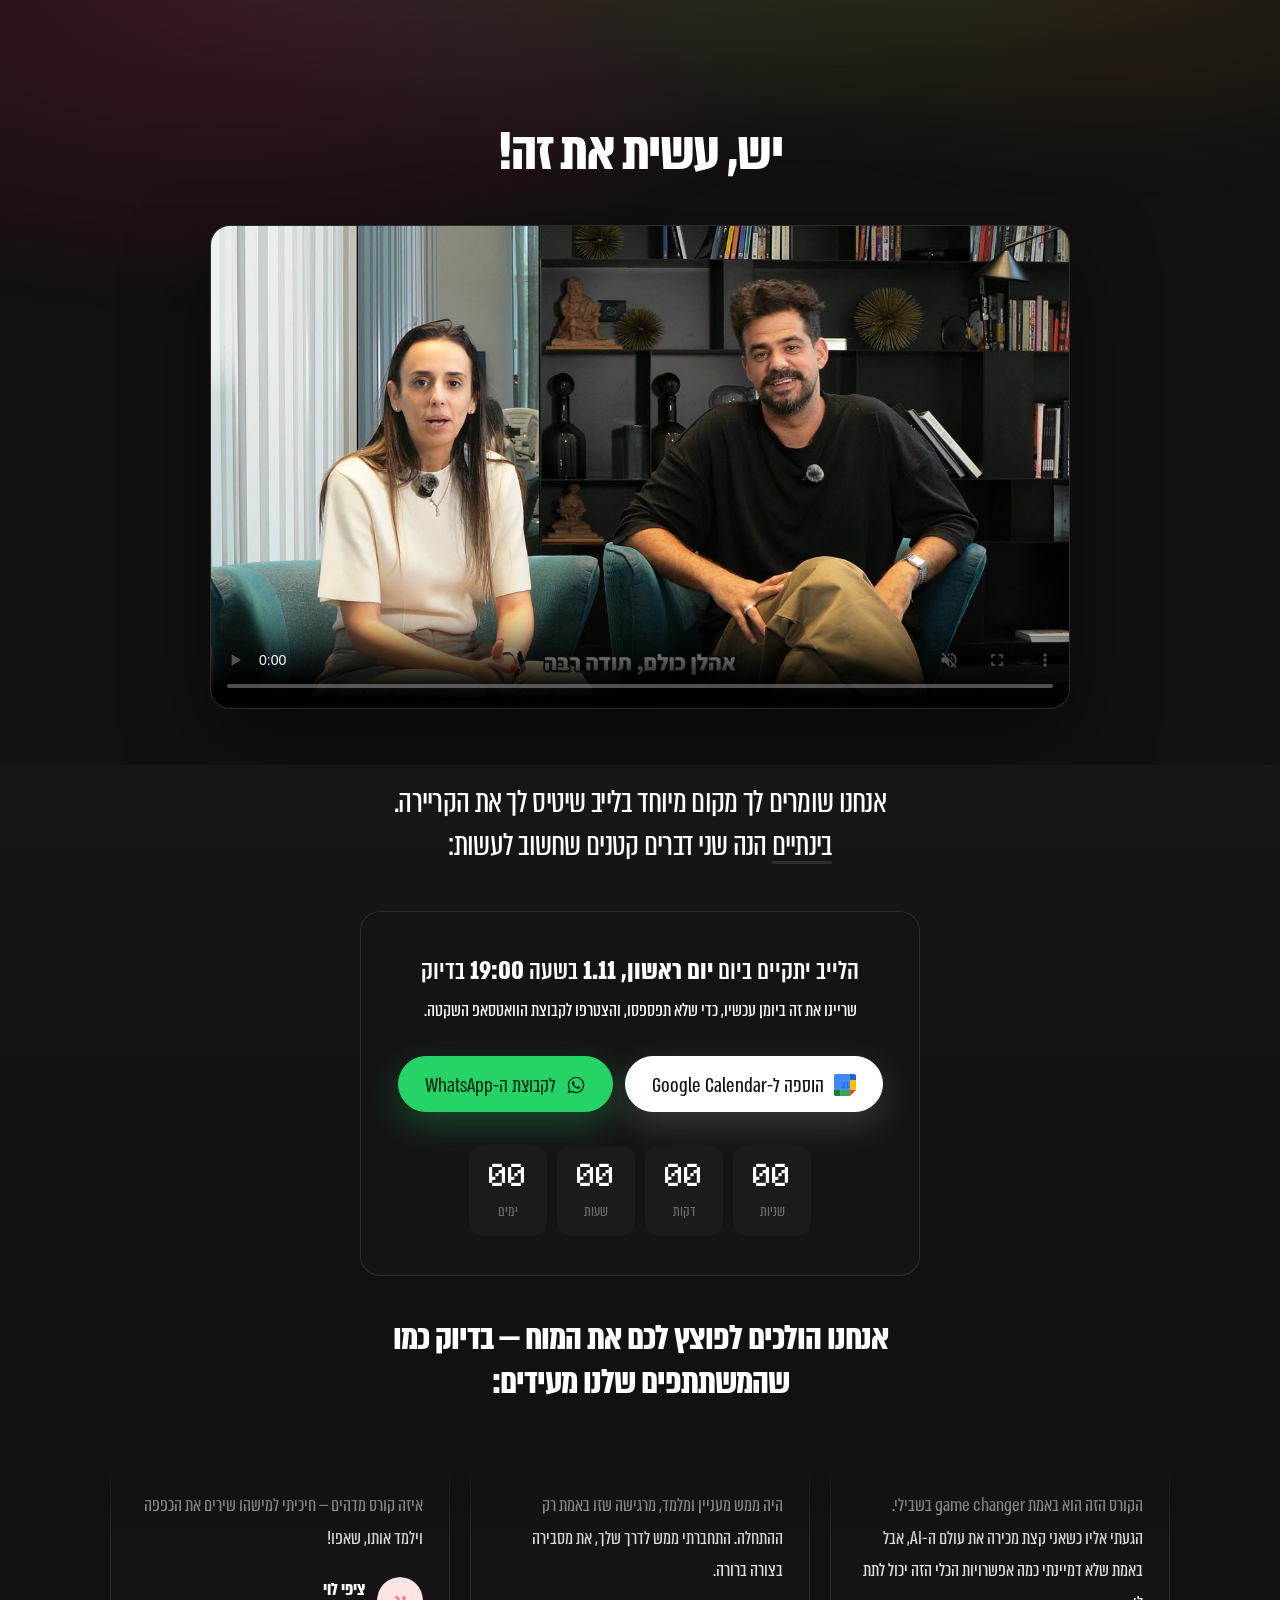
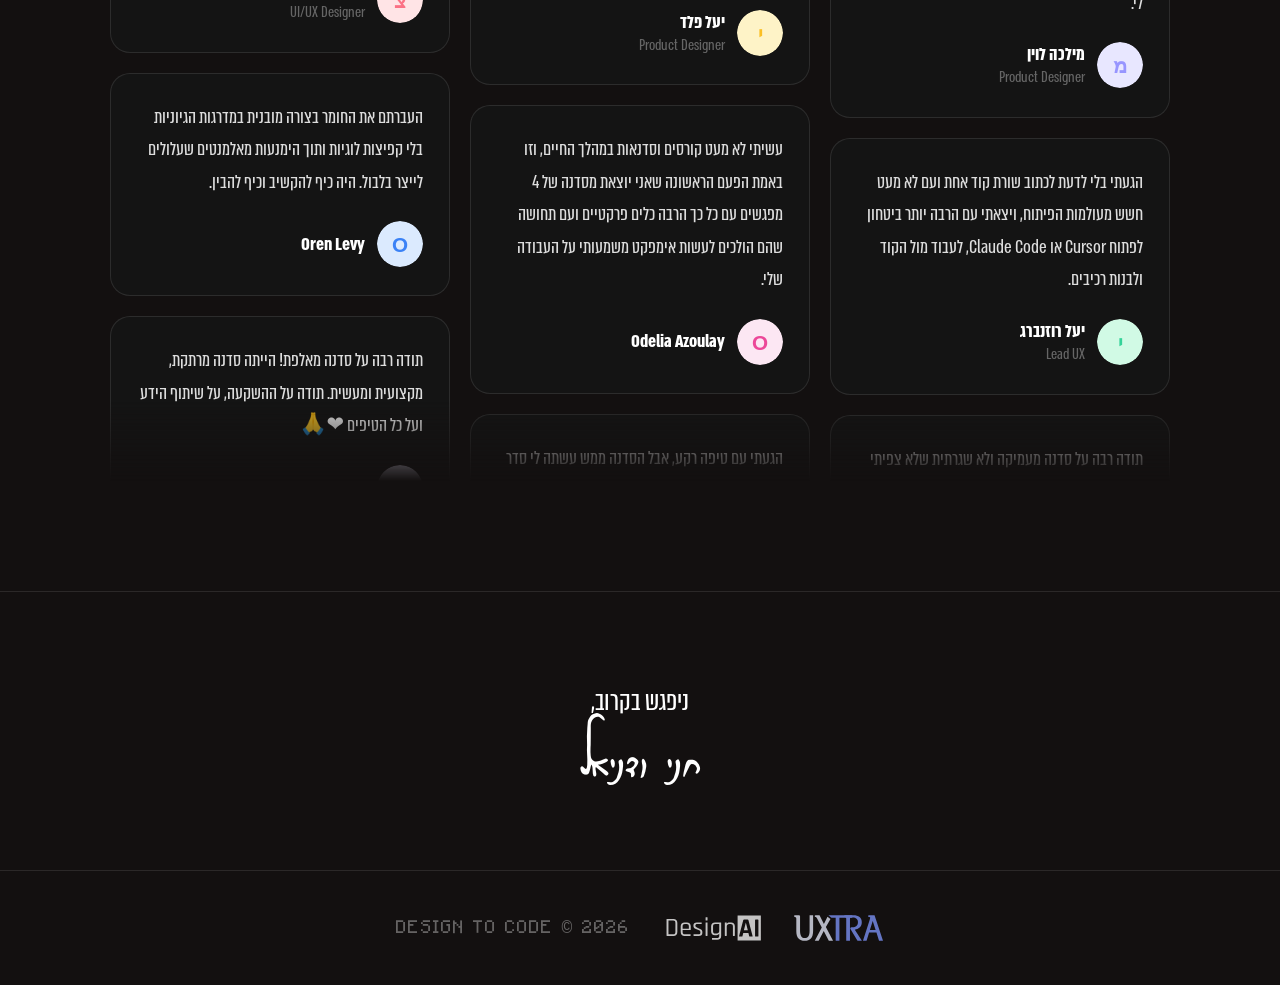
<file: thank-you.html>
<!DOCTYPE html>
<html lang="he" dir="rtl">
<head>
  <meta charset="UTF-8" />
  <meta name="viewport" content="width=device-width, initial-scale=1.0" />
  <meta name="robots" content="noindex, nofollow" />
  <title>יש, נרשמת! — Design to Code</title>

  <link rel="icon" href="assets/logo-d2c.png" />

  <style>
    /* ═══════════════════════════════════════════════
       FONTS
    ═══════════════════════════════════════════════ */
    @font-face {
      font-family: 'Minecraft';
      src: url('fonts/1_MinecraftRegular1.otf') format('opentype');
      font-weight: 400; font-style: normal; font-display: swap;
    }
    @font-face {
      font-family: 'Berkowitz Hand';
      src: url('fonts/OHEyalMeirBerkowitz-Regular.woff2') format('woff2'),
           url('fonts/OHEyalMeirBerkowitz-Regular.woff') format('woff');
      font-weight: 400; font-style: normal; font-display: swap;
    }
    @font-face {
      font-family: 'Almoni Tzar';
      src: url('fonts/almoni-tzar-regular-aaa.otf') format('opentype');
      font-weight: 400; font-style: normal; font-display: swap;
    }
    @font-face {
      font-family: 'Almoni Tzar';
      src: url('fonts/almoni-tzar-medium-aaa.otf') format('opentype');
      font-weight: 500; font-style: normal; font-display: swap;
    }
    @font-face {
      font-family: 'Almoni Tzar';
      src: url('fonts/almoni-tzar-bold-aaa.otf') format('opentype');
      font-weight: 700; font-style: normal; font-display: swap;
    }

    /* ═══════════════════════════════════════════════
       TOKENS — same system as index.html
    ═══════════════════════════════════════════════ */
    :root {
      --bg:        #131010;
      --card:      #141414;
      --card-2:    #1b1b1b;
      --pink:      #ff2b9b;
      --yellow:    #ffc937;
      --green:     #7bed52;
      --text:      #ffffff;
      --muted:     rgba(255, 255, 255, 0.62);
      --faint:     rgba(255, 255, 255, 0.35);
      --border:    rgba(255, 255, 255, 0.10);
      --radius:    20px;
      --radius-sm: 12px;
      --maxw:      1140px;
      --ease:      cubic-bezier(0.22, 1, 0.36, 1);
    }

    *, *::before, *::after { margin: 0; padding: 0; box-sizing: border-box; }

    html { scroll-behavior: smooth; }

    body {
      background: var(--bg);
      color: var(--text);
      font-family: 'Almoni Tzar', system-ui, sans-serif;
      direction: rtl;
      overflow-x: hidden;
      -webkit-font-smoothing: antialiased;
      line-height: 1.35;
    }

    ::selection { background: var(--pink); color: #fff; }

    .wrap {
      max-width: var(--maxw);
      margin: 0 auto;
      padding-inline: 40px;
      text-align: center;
    }

    /* Emphasis is weight-only — no colour in running text */
    .hl-yellow,
    .hl-pink { color: inherit; font-weight: 700; }

    /* ── reveal ── */
    .reveal {
      opacity: 0;
      transform: translateY(24px);
      transition: opacity 0.8s var(--ease), transform 0.8s var(--ease);
    }
    .reveal.is-in { opacity: 1; transform: none; }

    @media (prefers-reduced-motion: reduce) {
      html { scroll-behavior: auto; }
      .reveal { opacity: 1; transform: none; transition: none; }
      .confetti { display: none; }
    }

    /* ═══════════════════════════════════════════════
       HERO — "יש עשית את זה!"
    ═══════════════════════════════════════════════ */
    .ty-hero {
      /* No bottom padding: the heading below is meant to sit right under the
         title, and the gap between them is set once, on .ty-step. */
      padding: 120px 32px 0;
      position: relative;
      overflow: hidden;
      text-align: center;
    }

    .ty-hero::before {
      content: '';
      position: absolute;
      inset: -30% -10% auto -10%;
      height: 110%;
      background:
        radial-gradient(55% 55% at 50% 8%, rgba(123, 237, 82, 0.16), transparent 70%),
        radial-gradient(60% 55% at 22% 25%, rgba(255, 43, 155, 0.16), transparent 70%),
        radial-gradient(50% 50% at 80% 15%, rgba(255, 201, 55, 0.12), transparent 70%);
      filter: blur(20px);
      pointer-events: none;
    }

    .ty-hero > * { position: relative; z-index: 1; }

    h1.ty-title {
      font-size: 62px;
      font-weight: 700;
      line-height: 1.05;
      letter-spacing: -0.025em;
    }

    /* Intro video from Hani & Daniel, right under the title. It sits above
       the hero glow, so it needs its own stacking context. */
    .ty-video {
      position: relative;
      z-index: 1;
      max-width: 860px;
      margin: 40px auto 56px;
      aspect-ratio: 16 / 9;
      border-radius: var(--radius);
      overflow: hidden;
      border: 1px solid var(--border);
      background: var(--card);
      box-shadow: 0 30px 80px rgba(0, 0, 0, 0.5);
    }

    .ty-video video {
      display: block;
      width: 100%;
      height: 100%;
      object-fit: cover;
    }
    /* ═══════════════════════════════════════════════
       NEXT STEP — save the date
    ═══════════════════════════════════════════════ */
    .ty-step {
      background: linear-gradient(180deg, rgba(255,255,255,0.025), transparent);
      padding-top: 16px;
      /* The gap to the next section is set once, on .ty-social. */
      padding-bottom: 0;
    }

    .ty-step h2 {
      font-size: 36px;
      font-weight: 400;
      line-height: 1.2;
      letter-spacing: -0.02em;
      /* The first authored line measures 38ch; anything tighter drops
         "הקריירה." onto a line of its own. */
      max-width: 40ch;
      margin: 0 auto 14px;
    }

    .ty-step .underline {
      text-decoration: underline;
      text-decoration-color: var(--border);
      text-decoration-thickness: 3px;
      text-underline-offset: 6px;
    }

    /* Date card */
    .date-card {
      background: var(--card);
      border: 1px solid var(--border);
      border-radius: var(--radius);
      padding: 40px 36px;
      max-width: 560px;
      margin: 44px auto 0;
    }

    .date-line {
      font-size: 30px;
      font-weight: 500;
      line-height: 1.3;
      margin-bottom: 6px;
    }

    .date-note {
      font-size: 21px;
      color: var(--text);
      margin-bottom: 30px;
    }

    .cal-buttons {
      display: flex;
      gap: 12px;
      justify-content: center;
      flex-wrap: wrap;
    }

    .cal-btn {
      display: inline-flex;
      align-items: center;
      gap: 10px;
      background: rgba(255, 255, 255, 0.05);
      border: 1px solid var(--border);
      border-radius: 100px;
      padding: 13px 26px 10px;
      font-family: 'Almoni Tzar', sans-serif;
      font-size: 23px;
      color: var(--text);
      text-decoration: none;
      cursor: pointer;
      transition: background 0.2s ease, border-color 0.2s ease, transform 0.2s var(--ease);
    }

    .cal-btn:hover {
      background: rgba(255, 255, 255, 0.10);
      border-color: rgba(255, 43, 155, 0.5);
      transform: translateY(-2px);
    }

    .cal-btn:focus-visible { outline: 3px solid var(--yellow); outline-offset: 3px; }

    .cal-btn.is-google {
      background: #fff;
      border-color: #fff;
      color: #111;
      box-shadow: 0 12px 36px rgba(255, 255, 255, 0.16);
    }

    .cal-btn.is-google:hover {
      background: #fff;
      border-color: #fff;
      box-shadow: 0 14px 40px rgba(255, 255, 255, 0.26);
    }

    .cal-btn.is-whatsapp {
      background: #25D366;
      border-color: #25D366;
      color: #06301a;
      box-shadow: 0 12px 36px rgba(37, 211, 102, 0.28);
    }

    .cal-btn.is-whatsapp:hover {
      background: #2ee878;
      border-color: #2ee878;
      box-shadow: 0 14px 40px rgba(37, 211, 102, 0.38);
    }

    /* Countdown */
    .countdown {
      display: flex;
      direction: ltr;
      gap: 10px;
      justify-content: center;
      margin-top: 34px;
    }

    .cd-unit {
      min-width: 78px;
      background: var(--card-2);
      border-radius: var(--radius-sm);
      padding: 14px 10px 12px;
    }

    .cd-num {
      display: block;
      font-family: 'Minecraft', monospace;
      font-size: 32px;
      line-height: 1;
      color: var(--text);
    }

    .cd-label {
      display: block;
      font-size: 17px;
      color: var(--faint);
      margin-top: 8px;
    }

    /* ═══════════════════════════════════════════════
       TESTIMONIALS
    ═══════════════════════════════════════════════ */
    .ty-social { padding-top: 40px; padding-bottom: 110px; }
    .ty-social .wrap { max-width: 1180px; }

    .ty-social h2 {
      font-size: 40px;
      font-weight: 700;
      line-height: 1.12;
      letter-spacing: -0.025em;
      max-width: 32ch;
      margin: 0 auto 56px;
    }

    /* ── Scrolling wall — web port of the Remotion testimonials video ──
       Three columns scroll at different speeds and directions; the contrast
       reads as depth. Masked top and bottom so cards fade rather than clip. */
    .wall {
      display: flex;
      justify-content: center;
      gap: 20px;
      height: 620px;
      overflow: hidden;
      text-align: right;
      -webkit-mask-image: linear-gradient(to bottom, transparent 0%, #000 13%, #000 87%, transparent 100%);
      mask-image: linear-gradient(to bottom, transparent 0%, #000 13%, #000 87%, transparent 100%);
    }

    .wall-col {
      display: flex;
      flex-direction: column;
      gap: 20px;
      flex: 1 1 0;
      min-width: 0;
      max-width: 340px;
      animation: scroll-up linear infinite;
      will-change: transform;
    }

    /* The list is duplicated in the markup, so translating by exactly -50%
       lands on the identical card and the loop is seamless. */
    @keyframes scroll-up {
      from { transform: translateY(0); }
      to   { transform: translateY(-50%); }
    }

    .wall-col.is-reverse { animation-direction: reverse; }

    .wall:hover .wall-col { animation-play-state: paused; }

    @media (prefers-reduced-motion: reduce) {
      .wall {
        height: auto;
        -webkit-mask-image: none;
        mask-image: none;
      }
      .wall-col { animation: none; }
      /* Without motion the duplicate copy is just repetition — hide it. */
      .wall-col > .quote:nth-child(n + 5) { display: none; }
    }

    .quote {
      background: var(--card);
      border: 1px solid var(--border);
      border-radius: var(--radius);
      padding: 28px 26px;
      display: flex;
      flex-direction: column;
      flex: none;
    }

    .quote p {
      font-size: 21px;
      line-height: 1.55;
      color: rgba(255, 255, 255, 0.86);
    }

    .quote footer {
      display: flex;
      align-items: center;
      gap: 12px;
      margin-top: 22px;
    }

    .quote-avatar {
      width: 46px; height: 46px;
      border-radius: 50%;
      flex-shrink: 0;
    }

    .quote-name {
      font-size: 20px;
      font-weight: 700;
      line-height: 1.25;
    }

    .quote-role {
      font-size: 17px;
      color: var(--faint);
      line-height: 1.25;
      /* Roles mix Latin ("Lead UX") and Hebrew ("מעצב גרפי") — forcing either
         direction reorders the other. */
      unicode-bidi: plaintext;
      text-align: right;
    }

    /* ═══════════════════════════════════════════════
       SIGN-OFF
    ═══════════════════════════════════════════════ */
    .ty-signoff {
      border-top: 1px solid var(--border);
      padding-block: 90px;
    }

    .signoff-text {
      font-size: 30px;
      color: var(--text);
      margin-bottom: 10px;
    }

    /* Set in the same hand as the questions on the landing page, so the page
       closes on something that reads as a signature. */
    .signoff-names {
      font-family: 'Berkowitz Hand', 'Almoni Tzar', sans-serif;
      font-size: 38px;
      line-height: 1.25;
      color: var(--text);
    }

    /* ═══════════════════════════════════════════════
       FOOTER
    ═══════════════════════════════════════════════ */
    footer.site-footer {
      border-top: 1px solid var(--border);
      padding: 44px 32px;
      display: flex;
      align-items: center;
      justify-content: center;
      gap: 32px;
      flex-wrap: wrap;
    }

    /* flex would otherwise be free to squeeze these; object-fit is a
       second guard in case a logo is ever swapped for one without
       intrinsic dimensions. */
    footer.site-footer img {
      height: 26px;
      width: auto;
      flex: none;
      object-fit: contain;
      opacity: 0.75;
    }

    footer.site-footer p {
      font-size: 18px;
      color: var(--faint);
      font-family: 'Minecraft', monospace;
      letter-spacing: 0.06em;
    }

    /* ═══════════════════════════════════════════════
       CONFETTI
    ═══════════════════════════════════════════════ */
    .confetti {
      position: fixed;
      inset: 0;
      pointer-events: none;
      z-index: 60;
      overflow: hidden;
    }

    /* Same shape language as the pixel field on the landing page — small
       rectangles, some outlined — so this reads as those pixels coming down
       rather than as party confetti. Size and colour are set per piece. */
    .confetti i {
      position: absolute;
      top: -12vh;
      border-radius: 1px;
      opacity: 0;
      animation: fall linear forwards;
    }

    @keyframes fall {
      0%   { opacity: var(--op, 1); transform: translate(0, 0) rotate(0deg); }
      100% { opacity: 0; transform: translate(var(--drift, 0px), 112vh) rotate(var(--spin, 180deg)); }
    }

    /* ═══════════════════════════════════════════════
       RESPONSIVE
    ═══════════════════════════════════════════════ */
    @media (max-width: 900px) {
      h1.ty-title { font-size: 46px; }
      .ty-social h2 { font-size: 32px; }
      .ty-step h2 { font-size: 30px; }
      .wall { height: 560px; }
      .wall-col:nth-child(3) { display: none; }
    }

    @media (max-width: 600px) {
      .wrap { padding-inline: 20px; }
      .ty-hero { padding: 80px 20px 0; }
      h1.ty-title { font-size: 36px; }
      .ty-video { margin: 28px auto 36px; border-radius: var(--radius-sm); }      .ty-step { padding-top: 16px; padding-bottom: 0; }
      .ty-step h2 { font-size: 25px; }
      .date-card { padding: 28px 22px; }
      .date-line { font-size: 24px; }
      .cal-btn { font-size: 20px; padding: 12px 20px 9px; }
      .cd-unit { min-width: 66px; }
      .cd-num { font-size: 26px; }
      .ty-social { padding-top: 40px; padding-bottom: 72px; }
      .ty-social h2 { font-size: 26px; margin-bottom: 36px; }
      .wall { height: 480px; gap: 14px; }
      .wall-col { gap: 14px; }
      .wall-col:nth-child(2) { display: none; }
      .quote { padding: 22px 20px; }
      .quote p { font-size: 19px; }
      .signoff-text { font-size: 24px; }
      .signoff-names { font-size: 30px; }
    }
  </style>
</head>
<body>

  <div class="confetti" id="confetti" aria-hidden="true"></div>

  <!-- ═══════════════════ HERO ═══════════════════ -->
  <header class="ty-hero">
    <h1 class="ty-title">יש, עשית את זה!</h1>

    <div class="ty-video reveal">
      <!-- Browsers only autoplay muted video, so it starts silent and loops
           until the viewer asks for sound. -->
      <video id="introVideo" autoplay muted loop playsinline controls preload="auto"
             poster="assets/live-intro-poster.jpg"
             aria-label="חני ודניאל מספרים מה מחכה בלייב">
        <source src="assets/live-intro.mp4" type="video/mp4" />
      </video>
    </div>
  </header>

  <!-- ═══════════════════ NEXT STEP ═══════════════════ -->
  <section class="ty-step">
    <div class="wrap">
      <h2 class="reveal">
        אנחנו שומרים לך מקום מיוחד בלייב שיטיס לך את הקריירה.<br />
        <span class="underline">בינתיים</span> הנה שני דברים קטנים שחשוב לעשות:
      </h2>

      <div class="date-card reveal">
        <p class="date-line">
          הלייב יתקיים ביום <span class="hl-yellow" id="calDay">—</span>
          בשעה <span class="hl-yellow" id="calTime">—</span> בדיוק
        </p>
        <p class="date-note">שריינו את זה ביומן עכשיו, כדי שלא תפספסו, והצטרפו לקבוצת הוואטסאפ השקטה.</p>

        <div class="cal-buttons">
          <a class="cal-btn is-google" id="btnGoogle" href="#" target="_blank" rel="noopener">
            <svg width="22" height="22" viewBox="0 0 24 24" aria-hidden="true">
              <path fill="#4285F4" d="M17.4 6.6H6.6v10.8h10.8z"/>
              <path fill="#EA4335" d="M17.4 24 24 17.4h-6.6z"/>
              <path fill="#FBBC04" d="M24 6.6h-6.6v10.8H24z"/>
              <path fill="#34A853" d="M17.4 17.4H6.6V24h10.8z"/>
              <path fill="#188038" d="M0 17.4V22a2 2 0 0 0 2 2h4.6v-6.6z"/>
              <path fill="#1967D2" d="M24 6.6V2a2 2 0 0 0-2-2h-4.6v6.6z"/>
              <path fill="#4285F4" d="M17.4 0H2a2 2 0 0 0-2 2v4.6h17.4z"/>
              <path fill="#4285F4" d="M0 6.6h6.6v10.8H0z"/>
              <text x="12" y="15.4" text-anchor="middle" fill="#1A73E8"
                    font-family="Roboto, Arial, Helvetica, sans-serif"
                    font-size="9.2" font-weight="700" letter-spacing="-0.4">31</text>
            </svg>
            הוספה ל-Google Calendar
          </a>

          <a class="cal-btn is-whatsapp" id="btnWhatsapp"
             href="https://chat.whatsapp.com/EKhg88xNKyIE2K82UTLBW6?mode=gi_t"
             target="_blank" rel="noopener">
            <svg width="20" height="20" viewBox="0 0 24 24" fill="currentColor" aria-hidden="true">
              <path d="M12.04 2C6.58 2 2.13 6.45 2.13 11.91c0 1.75.46 3.45 1.32 4.95L2 22l5.25-1.38a9.9 9.9 0 0 0 4.79 1.22h.01c5.46 0 9.91-4.45 9.91-9.91 0-2.65-1.03-5.14-2.9-7.01A9.85 9.85 0 0 0 12.04 2zm0 18.15h-.01a8.2 8.2 0 0 1-4.19-1.15l-.3-.18-3.12.82.83-3.04-.2-.31a8.2 8.2 0 0 1-1.26-4.38c0-4.54 3.7-8.24 8.25-8.24 2.2 0 4.27.86 5.83 2.42a8.19 8.19 0 0 1 2.41 5.83c0 4.54-3.7 8.23-8.24 8.23zm4.52-6.17c-.25-.12-1.47-.72-1.69-.81-.23-.08-.39-.12-.56.13-.16.24-.64.8-.78.97-.15.16-.29.18-.53.06-.25-.13-1.05-.39-1.99-1.23-.74-.66-1.23-1.47-1.38-1.72-.14-.25-.01-.38.11-.5.11-.11.25-.29.37-.44.13-.15.17-.25.25-.41.09-.17.04-.31-.02-.43-.06-.12-.56-1.34-.76-1.84-.2-.48-.4-.42-.56-.43h-.47c-.17 0-.43.06-.66.31-.22.25-.87.85-.87 2.07 0 1.22.89 2.4 1.02 2.56.12.17 1.75 2.67 4.23 3.74.59.26 1.05.41 1.41.52.59.19 1.13.16 1.56.1.47-.07 1.47-.6 1.68-1.18.21-.58.21-1.07.14-1.18-.06-.11-.22-.17-.47-.29z"/>
            </svg>
            לקבוצת ה-WhatsApp
          </a>
        </div>

        <div class="countdown" id="countdown" hidden>
          <div class="cd-unit"><span class="cd-num" id="cdD">00</span><span class="cd-label">ימים</span></div>
          <div class="cd-unit"><span class="cd-num" id="cdH">00</span><span class="cd-label">שעות</span></div>
          <div class="cd-unit"><span class="cd-num" id="cdM">00</span><span class="cd-label">דקות</span></div>
          <div class="cd-unit"><span class="cd-num" id="cdS">00</span><span class="cd-label">שניות</span></div>
        </div>
      </div>
    </div>
  </section>

  <!-- ═══════════════════ TESTIMONIALS ═══════════════════ -->
  <section class="ty-social">
    <div class="wrap">
      <h2 class="reveal">
        אנחנו הולכים לפוצץ לכם את המוח — בדיוק כמו שהמשתתפים שלנו מעידים:
      </h2>

      <div class="wall reveal">
        <div class="wall-col" style="animation-duration: 34s;">
          <article class="quote" dir="rtl" style="text-align: right;">
            <p>הקורס הזה הוא באמת ⁨game changer⁩ בשבילי. הגעתי אליו כשאני קצת מכירה את עולם ה-⁨AI⁩, אבל באמת שלא דמיינתי כמה אפשרויות הכלי הזה יכול לתת לי.</p>
            <footer>
              <img class="quote-avatar" src="assets/milka.svg" alt="" loading="lazy" />
              <span>
                <span class="quote-name">מילכה לוין</span><br />
                <span class="quote-role">Product Designer</span>
              </span>
            </footer>
          </article>
          <article class="quote" dir="rtl" style="text-align: right;">
            <p>הגעתי בלי לדעת לכתוב שורת קוד אחת ועם לא מעט חשש מעולמות הפיתוח, ויצאתי עם הרבה יותר ביטחון לפתוח ⁨Cursor⁩ או ⁨Claude Code⁩, לעבוד מול הקוד ולבנות רכיבים.</p>
            <footer>
              <img class="quote-avatar" src="assets/yael-rosenberg.svg" alt="" loading="lazy" />
              <span>
                <span class="quote-name">יעל רוזנברג</span><br />
                <span class="quote-role">Lead UX</span>
              </span>
            </footer>
          </article>
          <article class="quote" dir="rtl" style="text-align: right;">
            <p>תודה רבה על סדנה מעמיקה ולא שגרתית שלא צפיתי שאני בכלל אקח. ממליץ בחפץ לב, כי הסדנה מאוד מעמיקה ונוגעת.</p>
            <footer>
              <img class="quote-avatar" src="assets/yonatan.svg" alt="" loading="lazy" />
              <span>
                <span class="quote-name">יונתן פורמן לפין</span><br />
                <span class="quote-role">מעצב גרפי</span>
              </span>
            </footer>
          </article>
          <article class="quote" dir="rtl" style="text-align: right;">
            <p>קיבלתי המון ידע וכלים פרקטיים מהקורס. בימים אלו אני בונה מערכת לניהול הפרויקטים של הסטודיו לעיצוב שבו אני עובדת, וחד משמעית — בלי הקורס לא הייתי מגיעה לזה.</p>
            <footer>
              <img class="quote-avatar" src="assets/tzipi-zaltz.svg" alt="" loading="lazy" />
              <span>
                <span class="quote-name">ציפי זלץ</span><br />
                <span class="quote-role">UI/UX Designer</span>
              </span>
            </footer>
          </article>
          <article class="quote" dir="rtl" style="text-align: right;">
            <p>הקורס הזה הוא באמת ⁨game changer⁩ בשבילי. הגעתי אליו כשאני קצת מכירה את עולם ה-⁨AI⁩, אבל באמת שלא דמיינתי כמה אפשרויות הכלי הזה יכול לתת לי.</p>
            <footer>
              <img class="quote-avatar" src="assets/milka.svg" alt="" loading="lazy" />
              <span>
                <span class="quote-name">מילכה לוין</span><br />
                <span class="quote-role">Product Designer</span>
              </span>
            </footer>
          </article>
          <article class="quote" dir="rtl" style="text-align: right;">
            <p>הגעתי בלי לדעת לכתוב שורת קוד אחת ועם לא מעט חשש מעולמות הפיתוח, ויצאתי עם הרבה יותר ביטחון לפתוח ⁨Cursor⁩ או ⁨Claude Code⁩, לעבוד מול הקוד ולבנות רכיבים.</p>
            <footer>
              <img class="quote-avatar" src="assets/yael-rosenberg.svg" alt="" loading="lazy" />
              <span>
                <span class="quote-name">יעל רוזנברג</span><br />
                <span class="quote-role">Lead UX</span>
              </span>
            </footer>
          </article>
          <article class="quote" dir="rtl" style="text-align: right;">
            <p>תודה רבה על סדנה מעמיקה ולא שגרתית שלא צפיתי שאני בכלל אקח. ממליץ בחפץ לב, כי הסדנה מאוד מעמיקה ונוגעת.</p>
            <footer>
              <img class="quote-avatar" src="assets/yonatan.svg" alt="" loading="lazy" />
              <span>
                <span class="quote-name">יונתן פורמן לפין</span><br />
                <span class="quote-role">מעצב גרפי</span>
              </span>
            </footer>
          </article>
          <article class="quote" dir="rtl" style="text-align: right;">
            <p>קיבלתי המון ידע וכלים פרקטיים מהקורס. בימים אלו אני בונה מערכת לניהול הפרויקטים של הסטודיו לעיצוב שבו אני עובדת, וחד משמעית — בלי הקורס לא הייתי מגיעה לזה.</p>
            <footer>
              <img class="quote-avatar" src="assets/tzipi-zaltz.svg" alt="" loading="lazy" />
              <span>
                <span class="quote-name">ציפי זלץ</span><br />
                <span class="quote-role">UI/UX Designer</span>
              </span>
            </footer>
          </article>
        </div>
        <div class="wall-col is-reverse" style="animation-duration: 58s;">
          <article class="quote" dir="rtl" style="text-align: right;">
            <p>היה ממש מעניין ומלמד, מרגישה שזו באמת רק ההתחלה. התחברתי ממש לדרך שלך, את מסבירה בצורה ברורה.</p>
            <footer>
              <img class="quote-avatar" src="assets/yael-peled.svg" alt="" loading="lazy" />
              <span>
                <span class="quote-name">יעל פלד</span><br />
                <span class="quote-role">Product Designer</span>
              </span>
            </footer>
          </article>
          <article class="quote" dir="rtl" style="text-align: right;">
            <p>עשיתי לא מעט קורסים וסדנאות במהלך החיים, וזו באמת הפעם הראשונה שאני יוצאת מסדנה של 4 מפגשים עם כל כך הרבה כלים פרקטיים ועם תחושה שהם הולכים לעשות אימפקט משמעותי על העבודה שלי.</p>
            <footer>
              <img class="quote-avatar" src="assets/odelia.svg" alt="" loading="lazy" />
              <span>
                <span class="quote-name">Odelia Azoulay</span>
              </span>
            </footer>
          </article>
          <article class="quote" dir="rtl" style="text-align: right;">
            <p>הגעתי עם טיפה רקע, אבל הסדנה ממש עשתה לי סדר באיך לעבוד בצורה יותר נכונה ואפקטיבית. הכל היה מאוד מדויק, ענייני ופרקטי, בלי יותר מדי תאוריה.</p>
            <footer>
              <img class="quote-avatar" src="assets/dafna.svg" alt="" loading="lazy" />
              <span>
                <span class="quote-name">Dafna Golan</span><br />
                <span class="quote-role">Product Designer</span>
              </span>
            </footer>
          </article>
          <article class="quote" dir="ltr" style="text-align: left;">
            <p>Thanks for everything Hani &amp; Daniel. I enjoyed the practical knowledge and down to earth approach. 🙏</p>
            <footer>
              <img class="quote-avatar" src="assets/liber.svg" alt="" loading="lazy" />
              <span>
                <span class="quote-name">Liber May</span><br />
                <span class="quote-role">UI/UX Designer</span>
              </span>
            </footer>
          </article>
          <article class="quote" dir="rtl" style="text-align: right;">
            <p>היה ממש מעניין ומלמד, מרגישה שזו באמת רק ההתחלה. התחברתי ממש לדרך שלך, את מסבירה בצורה ברורה.</p>
            <footer>
              <img class="quote-avatar" src="assets/yael-peled.svg" alt="" loading="lazy" />
              <span>
                <span class="quote-name">יעל פלד</span><br />
                <span class="quote-role">Product Designer</span>
              </span>
            </footer>
          </article>
          <article class="quote" dir="rtl" style="text-align: right;">
            <p>עשיתי לא מעט קורסים וסדנאות במהלך החיים, וזו באמת הפעם הראשונה שאני יוצאת מסדנה של 4 מפגשים עם כל כך הרבה כלים פרקטיים ועם תחושה שהם הולכים לעשות אימפקט משמעותי על העבודה שלי.</p>
            <footer>
              <img class="quote-avatar" src="assets/odelia.svg" alt="" loading="lazy" />
              <span>
                <span class="quote-name">Odelia Azoulay</span>
              </span>
            </footer>
          </article>
          <article class="quote" dir="rtl" style="text-align: right;">
            <p>הגעתי עם טיפה רקע, אבל הסדנה ממש עשתה לי סדר באיך לעבוד בצורה יותר נכונה ואפקטיבית. הכל היה מאוד מדויק, ענייני ופרקטי, בלי יותר מדי תאוריה.</p>
            <footer>
              <img class="quote-avatar" src="assets/dafna.svg" alt="" loading="lazy" />
              <span>
                <span class="quote-name">Dafna Golan</span><br />
                <span class="quote-role">Product Designer</span>
              </span>
            </footer>
          </article>
          <article class="quote" dir="ltr" style="text-align: left;">
            <p>Thanks for everything Hani &amp; Daniel. I enjoyed the practical knowledge and down to earth approach. 🙏</p>
            <footer>
              <img class="quote-avatar" src="assets/liber.svg" alt="" loading="lazy" />
              <span>
                <span class="quote-name">Liber May</span><br />
                <span class="quote-role">UI/UX Designer</span>
              </span>
            </footer>
          </article>
        </div>
        <div class="wall-col" style="animation-duration: 40s;">
          <article class="quote" dir="rtl" style="text-align: right;">
            <p>איזה קורס מדהים — חיכיתי למישהו שירים את הכפפה וילמד אותו, שאפו!</p>
            <footer>
              <img class="quote-avatar" src="assets/tzipi-levi.svg" alt="" loading="lazy" />
              <span>
                <span class="quote-name">ציפי לוי</span><br />
                <span class="quote-role">UI/UX Designer</span>
              </span>
            </footer>
          </article>
          <article class="quote" dir="rtl" style="text-align: right;">
            <p>העברתם את החומר בצורה מובנית במדרגות הגיוניות בלי קפיצות לוגיות ותוך הימנעות מאלמנטים שעלולים לייצר בלבול. היה כיף להקשיב וכיף להבין.</p>
            <footer>
              <img class="quote-avatar" src="assets/oren.svg" alt="" loading="lazy" />
              <span>
                <span class="quote-name">Oren Levy</span>
              </span>
            </footer>
          </article>
          <article class="quote" dir="rtl" style="text-align: right;">
            <p>תודה רבה על סדנה מאלפת! הייתה סדנה מרתקת, מקצועית ומעשית. תודה על ההשקעה, על שיתוף הידע ועל כל הטיפים ❤️🙏</p>
            <footer>
              <img class="quote-avatar" src="assets/aner.svg" alt="" loading="lazy" />
              <span>
                <span class="quote-name">Aner</span>
              </span>
            </footer>
          </article>
          <article class="quote" dir="rtl" style="text-align: right;">
            <p>תודה לכם על סדנא מעולה 🙏🙏🙏</p>
            <footer>
              <img class="quote-avatar" src="assets/sherry.svg" alt="" loading="lazy" />
              <span>
                <span class="quote-name">שרי דודי</span><br />
                <span class="quote-role">Product Designer</span>
              </span>
            </footer>
          </article>
          <article class="quote" dir="rtl" style="text-align: right;">
            <p>איזה קורס מדהים — חיכיתי למישהו שירים את הכפפה וילמד אותו, שאפו!</p>
            <footer>
              <img class="quote-avatar" src="assets/tzipi-levi.svg" alt="" loading="lazy" />
              <span>
                <span class="quote-name">ציפי לוי</span><br />
                <span class="quote-role">UI/UX Designer</span>
              </span>
            </footer>
          </article>
          <article class="quote" dir="rtl" style="text-align: right;">
            <p>העברתם את החומר בצורה מובנית במדרגות הגיוניות בלי קפיצות לוגיות ותוך הימנעות מאלמנטים שעלולים לייצר בלבול. היה כיף להקשיב וכיף להבין.</p>
            <footer>
              <img class="quote-avatar" src="assets/oren.svg" alt="" loading="lazy" />
              <span>
                <span class="quote-name">Oren Levy</span>
              </span>
            </footer>
          </article>
          <article class="quote" dir="rtl" style="text-align: right;">
            <p>תודה רבה על סדנה מאלפת! הייתה סדנה מרתקת, מקצועית ומעשית. תודה על ההשקעה, על שיתוף הידע ועל כל הטיפים ❤️🙏</p>
            <footer>
              <img class="quote-avatar" src="assets/aner.svg" alt="" loading="lazy" />
              <span>
                <span class="quote-name">Aner</span>
              </span>
            </footer>
          </article>
          <article class="quote" dir="rtl" style="text-align: right;">
            <p>תודה לכם על סדנא מעולה 🙏🙏🙏</p>
            <footer>
              <img class="quote-avatar" src="assets/sherry.svg" alt="" loading="lazy" />
              <span>
                <span class="quote-name">שרי דודי</span><br />
                <span class="quote-role">Product Designer</span>
              </span>
            </footer>
          </article>
        </div>
      </div>
      </div>
    </div>
  </section>

  <!-- ═══════════════════ SIGN-OFF ═══════════════════ -->
  <section class="ty-signoff">
    <div class="wrap">
      <p class="signoff-text reveal">ניפגש בקרוב,</p>
      <p class="signoff-names reveal">חני ודניאל</p>
    </div>
  </section>

  <footer class="site-footer">
    <img src="assets/uxtra-logo.svg" alt="UXTRA" />
    <img src="assets/design-ai-logo.svg" alt="designAI" />
    <p>DESIGN TO CODE &copy; 2026</p>
  </footer>

  <script>
    /* ═══════════════════════════════════════════════
       WEBINAR CONFIG — ‼️ זה המקום היחיד לעדכן תאריך ושעה
       start: זמן ישראל (‎+03:00 בקיץ, ‎+02:00 בחורף)
    ═══════════════════════════════════════════════ */
    var WEBINAR = {
      title:    'משדר לייב — Design to Code',
      start:    '2026-11-01T19:00:00+02:00',
      minutes:  60,
      // The join link goes in `location` so calendars surface it as the place
      // to be, and again in `details` because not every client linkifies the
      // location field. This is where people actually look when the reminder
      // fires — nobody digs through email five minutes before.
      join:     'https://us06web.zoom.us/j/84028103513?pwd=XyZfxDzjBKxH4F8cWKDH37hwrwbSsH.1',
      location: 'https://us06web.zoom.us/j/84028103513?pwd=XyZfxDzjBKxH4F8cWKDH37hwrwbSsH.1',
      details:  'משדר לייב מיוחד למעצבי מוצר: איך לעלות עם הקוד החי הראשון שלך תוך 60 דקות.\n\n' +
                'קישור לכניסה:\nhttps://us06web.zoom.us/j/84028103513?pwd=XyZfxDzjBKxH4F8cWKDH37hwrwbSsH.1'
    };

    (function () {
      var start = new Date(WEBINAR.start);
      if (isNaN(start)) return;

      var end = new Date(start.getTime() + WEBINAR.minutes * 60000);

      // ── Display date + time in Hebrew, Israel time ──
      function fmt(opts) {
        return new Intl.DateTimeFormat('he-IL',
          Object.assign({ timeZone: 'Asia/Jerusalem' }, opts)).format(start);
      }

      document.getElementById('calDay').textContent =
        fmt({ weekday: 'long' }) + ', ' + fmt({ day: 'numeric', month: 'numeric' });
      document.getElementById('calTime').textContent =
        fmt({ hour: '2-digit', minute: '2-digit', hour12: false });

      // ── UTC stamp for calendar links: YYYYMMDDTHHMMSSZ ──
      function stamp(d) {
        return d.toISOString().replace(/[-:]/g, '').replace(/\.\d{3}/, '');
      }

      // ── Google Calendar ──
      document.getElementById('btnGoogle').href =
        'https://calendar.google.com/calendar/render?action=TEMPLATE' +
        '&text='     + encodeURIComponent(WEBINAR.title) +
        '&dates='    + stamp(start) + '/' + stamp(end) +
        '&details='  + encodeURIComponent(WEBINAR.details) +
        '&location=' + encodeURIComponent(WEBINAR.location);

      // ── Countdown ──
      var cd = document.getElementById('countdown');
      var pad = function (n) { return String(n).padStart(2, '0'); };

      function tick() {
        var left = start - new Date();
        if (left <= 0) { cd.hidden = true; return; }
        cd.hidden = false;
        var s = Math.floor(left / 1000);
        document.getElementById('cdD').textContent = pad(Math.floor(s / 86400));
        document.getElementById('cdH').textContent = pad(Math.floor(s / 3600) % 24);
        document.getElementById('cdM').textContent = pad(Math.floor(s / 60) % 60);
        document.getElementById('cdS').textContent = pad(s % 60);
      }

      tick();
      setInterval(tick, 1000);
    })();

    /* ── Scroll reveal ── */
    (function () {
      var items = document.querySelectorAll('.reveal');

      if (!('IntersectionObserver' in window)) {
        items.forEach(function (el) { el.classList.add('is-in'); });
        return;
      }

      var io = new IntersectionObserver(function (entries) {
        entries.forEach(function (entry) {
          if (!entry.isIntersecting) return;
          io.unobserve(entry.target);
          var siblings = Array.prototype.slice.call(
            entry.target.parentNode.querySelectorAll(':scope > .reveal')
          );
          var i = siblings.indexOf(entry.target);
          entry.target.style.transitionDelay = (i > 0 ? i * 0.08 : 0) + 's';
          entry.target.classList.add('is-in');
        });
      }, { rootMargin: '0px 0px -8% 0px', threshold: 0.08 });

      items.forEach(function (el) { io.observe(el); });
    })();

    /* ── Confetti burst on arrival ── */
    (function () {
      if (window.matchMedia('(prefers-reduced-motion: reduce)').matches) return;

      var host = document.getElementById('confetti');
      // The landing page's pixel palette, so the same specks land here.
      var colors = ['#ff7ac4', '#8f6bff', '#ff2b9b', '#7b5cff', '#c04cff', '#ffffff'];

      for (var i = 0; i < 90; i++) {
        var bit = document.createElement('i');
        var c = colors[Math.floor(Math.random() * colors.length)];
        bit.style.left = (Math.random() * 100) + 'vw';
        bit.style.width = (3 + Math.floor(Math.random() * 7)) + 'px';
        bit.style.height = (3 + Math.floor(Math.random() * 7)) + 'px';
        // A little over a quarter are drawn as outlines, as in the field above.
        if (Math.random() < 0.28) bit.style.border = '1px solid ' + c;
        else bit.style.background = c;
        bit.style.setProperty('--drift', (Math.random() * 120 - 60).toFixed(0) + 'px');
        bit.style.setProperty('--spin', (90 + Math.random() * 270).toFixed(0) + 'deg');
        bit.style.setProperty('--op', (0.35 + Math.random() * 0.55).toFixed(2));
        bit.style.animationDuration = (2.8 + Math.random() * 2.4) + 's';
        bit.style.animationDelay = (Math.random() * 1.4) + 's';
        host.appendChild(bit);
      }

      // Clear the layer once the last piece has landed
      setTimeout(function () { host.remove(); }, 7000);
    })();

    // ── Intro video: loops only while muted ──
    // Once someone turns the sound on from the controls, they're watching it
    // for real, so it plays through once and stops.
    (function () {
      var video = document.getElementById('introVideo');
      if (!video) return;
      video.addEventListener('volumechange', function () {
        if (!video.muted) video.loop = false;
      });
    })();
  </script>

</body>
</html>
</file>
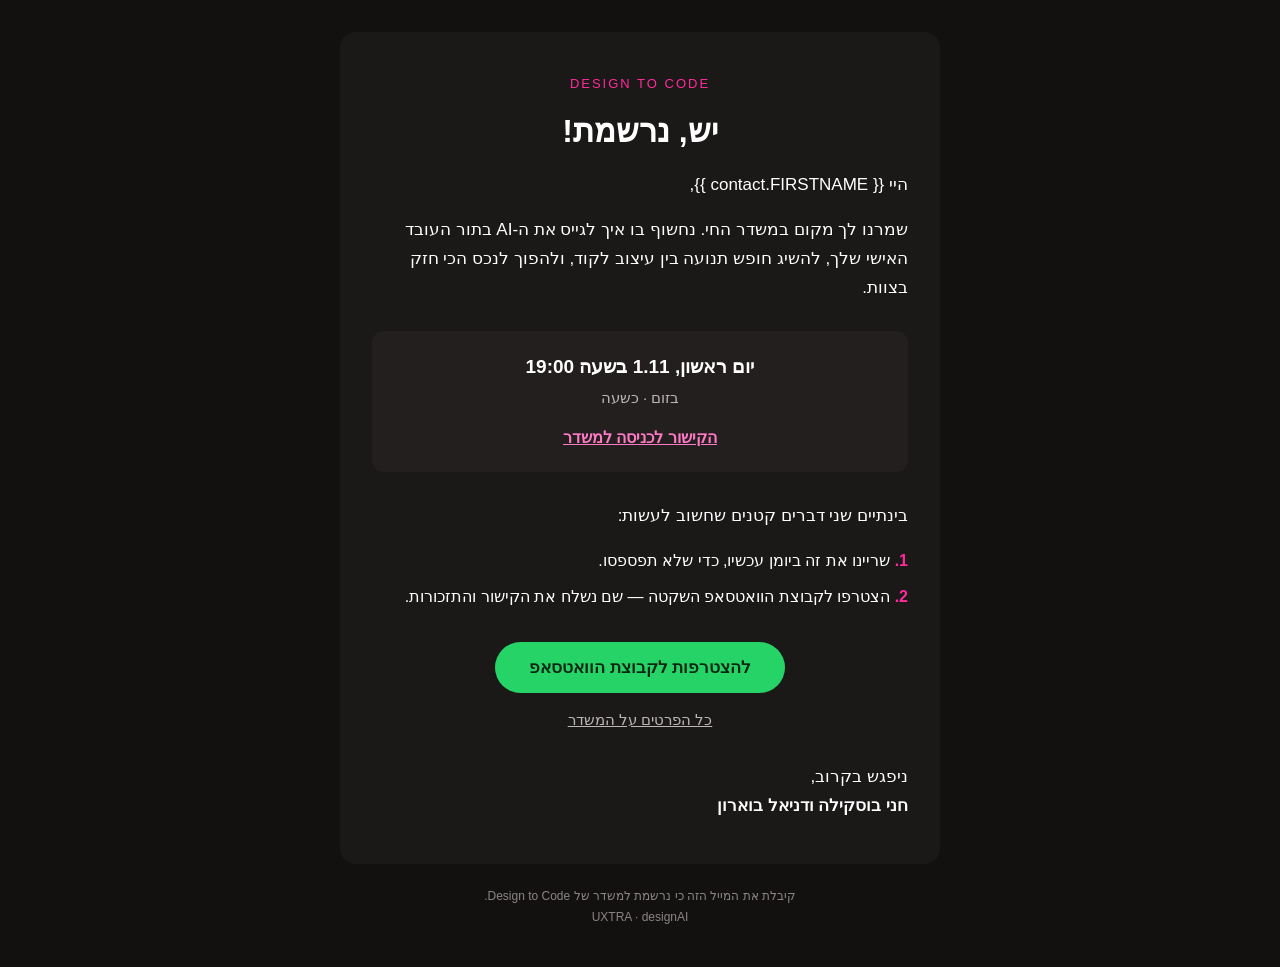
<file: email/registration-confirmation.html>
<!doctype html>
<html lang="he" dir="rtl">
<head>
  <meta charset="utf-8" />
  <meta name="viewport" content="width=device-width, initial-scale=1" />
  <meta name="x-apple-disable-message-reformatting" />
  <title>נרשמת למשדר — Design to Code</title>
</head>
<!--
  Built for email clients, not browsers: tables for layout, every style
  inline, no web fonts and no background images. Outlook ignores <style>
  blocks, floats and flexbox, so none of those appear here.
  Greeting uses the contact attribute Brevo already holds; if it is empty the
  sentence still reads correctly.
-->
<body style="margin:0;padding:0;background-color:#131010;">

  <!-- Preheader: the grey line clients show next to the subject -->
  <div style="display:none;max-height:0;overflow:hidden;opacity:0;">
    יום ראשון, 1.11 בשעה 19:00. שריינו ביומן והצטרפו לקבוצה השקטה.
  </div>

  <table role="presentation" width="100%" cellpadding="0" cellspacing="0" border="0"
         style="background-color:#131010;">
    <tr>
      <td align="center" style="padding:32px 16px;">

        <!--[if mso]>
        <table role="presentation" width="600" cellpadding="0" cellspacing="0" border="0"><tr><td>
        <![endif]-->
        <table role="presentation" width="100%" cellpadding="0" cellspacing="0" border="0"
               style="max-width:600px;background-color:#1b1818;border-radius:16px;">

          <!-- ── Headline ── -->
          <tr>
            <td align="center" style="padding:44px 32px 8px;">
              <p style="margin:0;font-family:Arial,Helvetica,sans-serif;font-size:13px;
                        letter-spacing:2px;color:#ff2b9b;text-transform:uppercase;">
                DESIGN TO CODE
              </p>
            </td>
          </tr>
          <tr>
            <td align="center" style="padding:12px 32px 0;">
              <h1 style="margin:0;font-family:Arial,Helvetica,sans-serif;font-size:32px;
                         line-height:1.25;color:#ffffff;font-weight:bold;">
                יש, נרשמת!
              </h1>
            </td>
          </tr>

          <!-- ── Body ── -->
          <tr>
            <td style="padding:20px 32px 0;">
              <p style="margin:0 0 16px;font-family:Arial,Helvetica,sans-serif;font-size:17px;
                        line-height:1.7;color:#ffffff;">
                היי {{ contact.FIRSTNAME }},
              </p>
              <p style="margin:0;font-family:Arial,Helvetica,sans-serif;font-size:17px;
                        line-height:1.7;color:#ffffff;">
                שמרנו לך מקום במשדר החי. נחשוף בו איך לגייס את ה-AI בתור העובד האישי שלך,
                להשיג חופש תנועה בין עיצוב לקוד, ולהפוך לנכס הכי חזק בצוות.
              </p>
            </td>
          </tr>

          <!-- ── When ── -->
          <tr>
            <td style="padding:28px 32px 0;">
              <table role="presentation" width="100%" cellpadding="0" cellspacing="0" border="0"
                     style="background-color:#231f1f;border-radius:12px;">
                <tr>
                  <td align="center" style="padding:22px 24px;">
                    <p style="margin:0 0 6px;font-family:Arial,Helvetica,sans-serif;font-size:19px;
                              line-height:1.5;color:#ffffff;font-weight:bold;">
                      יום ראשון, 1.11 בשעה 19:00
                    </p>
                    <p style="margin:0 0 16px;font-family:Arial,Helvetica,sans-serif;font-size:15px;
                              line-height:1.5;color:#bdb6b6;">
                      בזום · כשעה
                    </p>
                    <!-- Carried here as well as in the day-of reminder: anyone
                         registering after that reminder has gone out would
                         otherwise have no way in. -->
                    <p style="margin:0;font-family:Arial,Helvetica,sans-serif;font-size:16px;
                              line-height:1.5;color:#ffffff;">
                      <a href="https://us06web.zoom.us/j/84028103513?pwd=XyZfxDzjBKxH4F8cWKDH37hwrwbSsH.1"
                         style="color:#ff7ac4;font-weight:bold;">
                        הקישור לכניסה למשדר
                      </a>
                    </p>
                  </td>
                </tr>
              </table>
            </td>
          </tr>

          <!-- ── Two small things ── -->
          <tr>
            <td style="padding:30px 32px 0;">
              <p style="margin:0 0 18px;font-family:Arial,Helvetica,sans-serif;font-size:17px;
                        line-height:1.7;color:#ffffff;">
                בינתיים שני דברים קטנים שחשוב לעשות:
              </p>
            </td>
          </tr>

          <!-- 1 · calendar -->
          <tr>
            <td style="padding:0 32px;">
              <p style="margin:0 0 10px;font-family:Arial,Helvetica,sans-serif;font-size:16px;
                        line-height:1.6;color:#ffffff;">
                <span style="color:#ff2b9b;font-weight:bold;">1.</span>
                שריינו את זה ביומן עכשיו, כדי שלא תפספסו.
              </p>
            </td>
          </tr>

          <!-- 2 · WhatsApp -->
          <tr>
            <td style="padding:0 32px 4px;">
              <p style="margin:0 0 18px;font-family:Arial,Helvetica,sans-serif;font-size:16px;
                        line-height:1.6;color:#ffffff;">
                <span style="color:#ff2b9b;font-weight:bold;">2.</span>
                הצטרפו לקבוצת הוואטסאפ השקטה — שם נשלח את הקישור והתזכורות.
              </p>
            </td>
          </tr>

          <!-- ── CTA ── -->
          <tr>
            <td align="center" style="padding:10px 32px 0;">
              <table role="presentation" cellpadding="0" cellspacing="0" border="0">
                <tr>
                  <td align="center" bgcolor="#25d366" style="border-radius:100px;">
                    <a href="https://chat.whatsapp.com/EKhg88xNKyIE2K82UTLBW6?mode=gi_t"
                       style="display:inline-block;padding:15px 34px;font-family:Arial,Helvetica,sans-serif;
                              font-size:17px;font-weight:bold;color:#0b2612;text-decoration:none;
                              border-radius:100px;">
                      להצטרפות לקבוצת הוואטסאפ
                    </a>
                  </td>
                </tr>
              </table>
            </td>
          </tr>

          <tr>
            <td align="center" style="padding:18px 32px 0;">
              <a href="https://uxtra.co.il/lives/design-to-code/"
                 style="font-family:Arial,Helvetica,sans-serif;font-size:15px;color:#bdb6b6;">
                כל הפרטים על המשדר
              </a>
            </td>
          </tr>

          <!-- ── Sign-off ── -->
          <tr>
            <td style="padding:34px 32px 44px;">
              <p style="margin:0;font-family:Arial,Helvetica,sans-serif;font-size:17px;
                        line-height:1.7;color:#ffffff;">
                ניפגש בקרוב,<br />
                <strong>חני בוסקילה ודניאל בוארון</strong>
              </p>
            </td>
          </tr>
        </table>
        <!--[if mso]></td></tr></table><![endif]-->

        <!-- ── Footer ── -->
        <!--[if mso]>
        <table role="presentation" width="600" cellpadding="0" cellspacing="0" border="0"><tr><td>
        <![endif]-->
        <table role="presentation" width="100%" cellpadding="0" cellspacing="0" border="0"
               style="max-width:600px;">
          <tr>
            <td align="center" style="padding:22px 24px 8px;">
              <p style="margin:0;font-family:Arial,Helvetica,sans-serif;font-size:12px;
                        line-height:1.7;color:#8c8585;">
                קיבלת את המייל הזה כי נרשמת למשדר של Design to Code.<br />
                UXTRA · designAI
              </p>
            </td>
          </tr>
        </table>
        <!--[if mso]></td></tr></table><![endif]-->

      </td>
    </tr>
  </table>
</body>
</html>
</file>
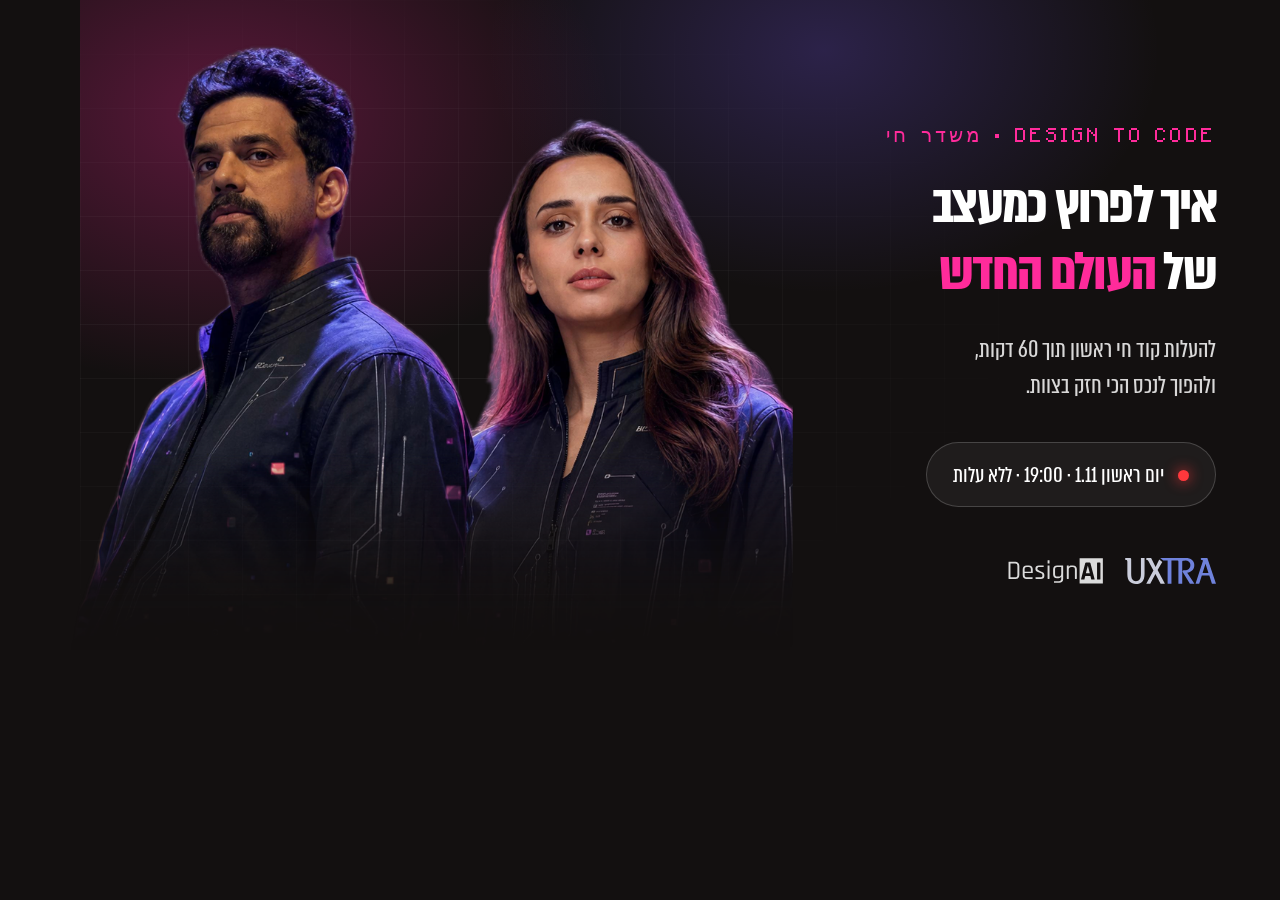
<file: og/cover.html>
<!doctype html>
<html lang="he" dir="rtl">
<head>
<meta charset="utf-8" />
<!--
  Source for assets/og-cover.png — the link preview card.
  Rendered at exactly 1200x630, the size LinkedIn, WhatsApp, Facebook and X
  all crop from. Re-render with:
    og/render.sh
-->
<style>
  @font-face {
    font-family: 'Almoni Tzar';
    src: url('../fonts/almoni-tzar-bold-aaa.otf') format('opentype');
    font-weight: 700;
  }
  @font-face {
    font-family: 'Almoni Tzar';
    src: url('../fonts/almoni-tzar-regular-aaa.otf') format('opentype');
    font-weight: 400;
  }
  @font-face {
    font-family: 'Minecraft';
    src: url('../fonts/1_MinecraftRegular1.otf') format('opentype');
  }

  * { margin: 0; padding: 0; box-sizing: border-box; }

  body {
    width: 1200px;
    height: 630px;
    overflow: hidden;
    background: #131010;
    font-family: 'Almoni Tzar', sans-serif;
    color: #fff;
    direction: rtl;
    position: relative;
    -webkit-font-smoothing: antialiased;
  }

  /* Brand wash, same palette as the hero */
  .wash {
    position: absolute; inset: 0;
    background:
      radial-gradient(46% 62% at 12% 18%, rgba(255,43,155,0.30), transparent 70%),
      radial-gradient(40% 55% at 62% 8%, rgba(123,92,255,0.24), transparent 70%);
  }

  /* The faint grid from the hosts section */
  .grid {
    position: absolute; inset: 0;
    background-image:
      linear-gradient(to right, rgba(255,255,255,0.055) 1px, transparent 1px),
      linear-gradient(to bottom, rgba(255,255,255,0.055) 1px, transparent 1px);
    background-size: 54px 54px;
    -webkit-mask-image: radial-gradient(ellipse 70% 70% at 26% 50%, #000 10%, transparent 80%);
  }

  .hosts {
    position: absolute;
    left: -26px;
    bottom: -34px;
    height: 620px;
    -webkit-mask-image: linear-gradient(to bottom, #000 82%, transparent 100%);
  }

  .copy {
    position: absolute;
    top: 0; right: 0;
    width: 700px;
    height: 630px;
    padding: 74px 64px 74px 0;
    display: flex;
    flex-direction: column;
    justify-content: center;
  }

  .eyebrow {
    font-family: 'Minecraft', monospace;
    font-size: 20px;
    letter-spacing: 0.16em;
    color: #ff2b9b;
    text-transform: uppercase;
    margin-bottom: 24px;
  }

  h1 {
    font-size: 62px;
    font-weight: 700;
    line-height: 1.08;
    letter-spacing: -0.028em;
  }

  h1 em { font-style: normal; color: #ff2b9b; }

  .sub {
    margin-top: 26px;
    font-size: 27px;
    line-height: 1.35;
    color: rgba(255,255,255,0.84);
  }

  .when {
    margin-top: 38px;
    display: inline-flex;
    align-self: flex-start;
    align-items: center;
    gap: 14px;
    padding: 14px 26px 12px;
    border: 1px solid rgba(255,255,255,0.18);
    border-radius: 100px;
    font-size: 25px;
    background: rgba(255,255,255,0.05);
  }

  .dot {
    width: 11px; height: 11px;
    border-radius: 50%;
    background: #ff383c;
    box-shadow: 0 0 14px rgba(255,56,60,0.95);
  }

  .brand {
    position: absolute;
    bottom: 46px;
    right: 64px;
    display: flex;
    align-items: center;
    gap: 22px;
    opacity: 0.85;
  }
  .brand img { height: 26px; }
</style>
</head>
<body>
  <div class="wash"></div>
  <div class="grid"></div>

  <img class="hosts" src="../assets/hosts.png" alt="" />

  <div class="copy">
    <div class="eyebrow">Design to Code · משדר חי</div>
    <h1>
      איך לפרוץ כמעצב<br />
      של <em>העולם החדש</em>
    </h1>
    <p class="sub">
      להעלות קוד חי ראשון תוך 60 דקות,<br />
      ולהפוך לנכס הכי חזק בצוות.
    </p>
    <div class="when">
      <span class="dot"></span>
      יום ראשון 1.11 · 19:00 · ללא עלות
    </div>
  </div>

  <div class="brand">
    <img src="../assets/uxtra-logo.svg" alt="" />
    <img src="../assets/design-ai-logo.svg" alt="" />
  </div>
</body>
</html>
</file>
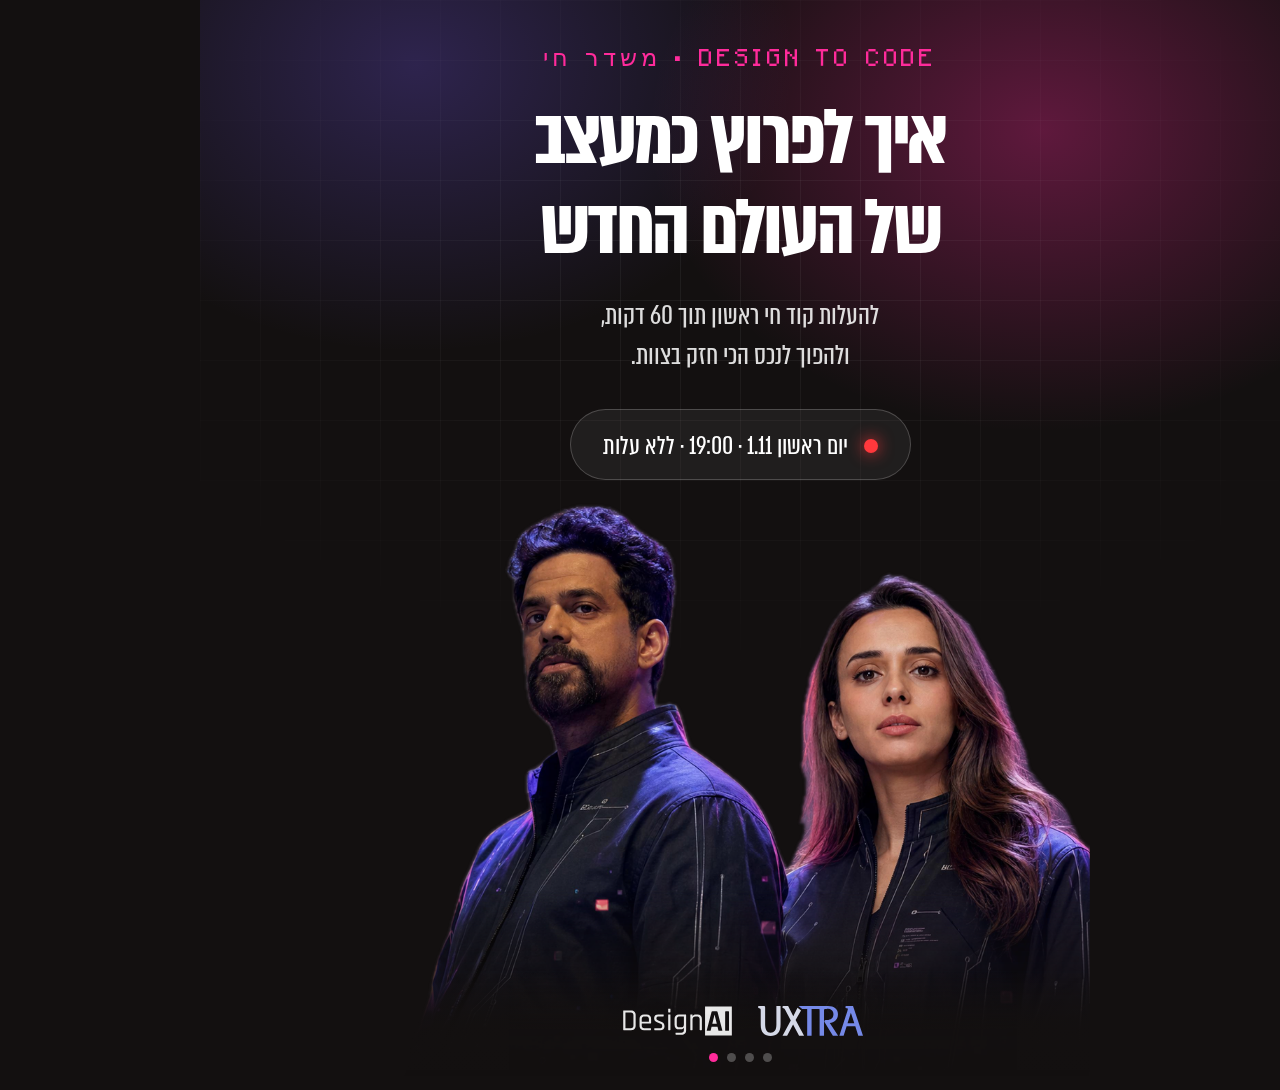
<file: og/instagram.html>
<!doctype html>
<html lang="he" dir="rtl">
<head>
<meta charset="utf-8" />
<!--
  Source for og/instagram-post.jpg — a square feed post.
  Not a crop of the link card: at 1:1 the wide layout has no room, so the
  hosts move under the copy and the type is sized for a phone screen.
  Re-render with og/render.sh
-->
<style>
  @font-face {
    font-family: 'Almoni Tzar';
    src: url('../fonts/almoni-tzar-bold-aaa.otf') format('opentype');
    font-weight: 700;
  }
  @font-face {
    font-family: 'Almoni Tzar';
    src: url('../fonts/almoni-tzar-regular-aaa.otf') format('opentype');
    font-weight: 400;
  }
  @font-face {
    font-family: 'Minecraft';
    src: url('../fonts/1_MinecraftRegular1.otf') format('opentype');
  }

  * { margin: 0; padding: 0; box-sizing: border-box; }

  body {
    width: 1080px;
    height: 1080px;
    overflow: hidden;
    background: #131010;
    font-family: 'Almoni Tzar', sans-serif;
    color: #fff;
    direction: rtl;
    position: relative;
    -webkit-font-smoothing: antialiased;
  }

  .wash {
    position: absolute; inset: 0;
    background:
      radial-gradient(52% 40% at 78% 12%, rgba(255,43,155,0.32), transparent 70%),
      radial-gradient(50% 38% at 20% 6%, rgba(123,92,255,0.26), transparent 70%);
  }

  .grid {
    position: absolute; inset: 0;
    background-image:
      linear-gradient(to right, rgba(255,255,255,0.055) 1px, transparent 1px),
      linear-gradient(to bottom, rgba(255,255,255,0.055) 1px, transparent 1px);
    background-size: 60px 60px;
    -webkit-mask-image: radial-gradient(ellipse 80% 46% at 50% 26%, #000 10%, transparent 82%);
  }

  .copy {
    position: absolute;
    top: 0; left: 0; right: 0;
    padding: 44px 72px 0;
    text-align: center;
    z-index: 2;
  }

  .eyebrow {
    font-family: 'Minecraft', monospace;
    font-size: 24px;
    letter-spacing: 0.16em;
    color: #ff2b9b;
    text-transform: uppercase;
    margin-bottom: 20px;
  }

  h1 {
    font-size: 90px;
    font-weight: 700;
    line-height: 1.0;
    letter-spacing: -0.03em;
  }

  .sub {
    margin-top: 22px;
    font-size: 31px;
    line-height: 1.3;
    color: rgba(255,255,255,0.86);
  }

  .when {
    margin-top: 32px;
    display: inline-flex;
    align-items: center;
    gap: 16px;
    padding: 15px 32px 12px;
    border: 1px solid rgba(255,255,255,0.2);
    border-radius: 100px;
    font-size: 29px;
    background: rgba(255,255,255,0.06);
  }

  .dot {
    width: 14px; height: 14px;
    border-radius: 50%;
    background: #ff383c;
    box-shadow: 0 0 16px rgba(255,56,60,0.95);
  }

  /* The pair sit along the bottom edge, cropped at the waist. */
  .hosts {
    position: absolute;
    bottom: -10px;
    left: 50%;
    transform: translateX(-50%);
    width: 700px;
    -webkit-mask-image: linear-gradient(to bottom, #000 86%, transparent 100%);
    z-index: 1;
  }

  .brand {
    position: absolute;
    bottom: 44px;
    left: 0; right: 0;
    display: flex;
    justify-content: center;
    align-items: center;
    gap: 26px;
    opacity: 0.9;
    z-index: 3;
  }
  .brand img { height: 30px; }

  /* Matches the progress rail on slides 1-3 so the set reads as one carousel. */
  .dots {
    position: absolute;
    bottom: 18px;
    left: 0; right: 0;
    display: flex;
    justify-content: center;
    gap: 9px;
    z-index: 3;
  }
  .dots span {
    width: 9px; height: 9px;
    border-radius: 50%;
    background: rgba(255,255,255,0.26);
  }
  .dots span.on { background: #ff2b9b; }

  /* Keeps the logos legible where the photo runs behind them. */
  .brand::before {
    content: '';
    position: absolute;
    /* Full width is enough; bleeding past the edges widened the document,
       and in RTL that shifts what the headless capture frames. */
    inset: -34px 0;
    background: linear-gradient(to top, #131010 42%, transparent 100%);
    z-index: -1;
  }
</style>
</head>
<body>
  <div class="wash"></div>
  <div class="grid"></div>

  <div class="copy">
    <div class="eyebrow">Design to Code · משדר חי</div>
    <h1>
      איך לפרוץ כמעצב<br />
      של העולם החדש
    </h1>
    <p class="sub">
      להעלות קוד חי ראשון תוך 60 דקות,<br />
      ולהפוך לנכס הכי חזק בצוות.
    </p>
    <div class="when">
      <span class="dot"></span>
      יום ראשון 1.11 · 19:00 · ללא עלות
    </div>
  </div>

  <img class="hosts" src="../assets/hosts.png" alt="" />

  <div class="brand">
    <img src="../assets/uxtra-logo.svg" alt="" />
    <img src="../assets/design-ai-logo.svg" alt="" />
  </div>

  <div class="dots"><span></span><span></span><span></span><span class="on"></span></div>
</body>
</html>
</file>
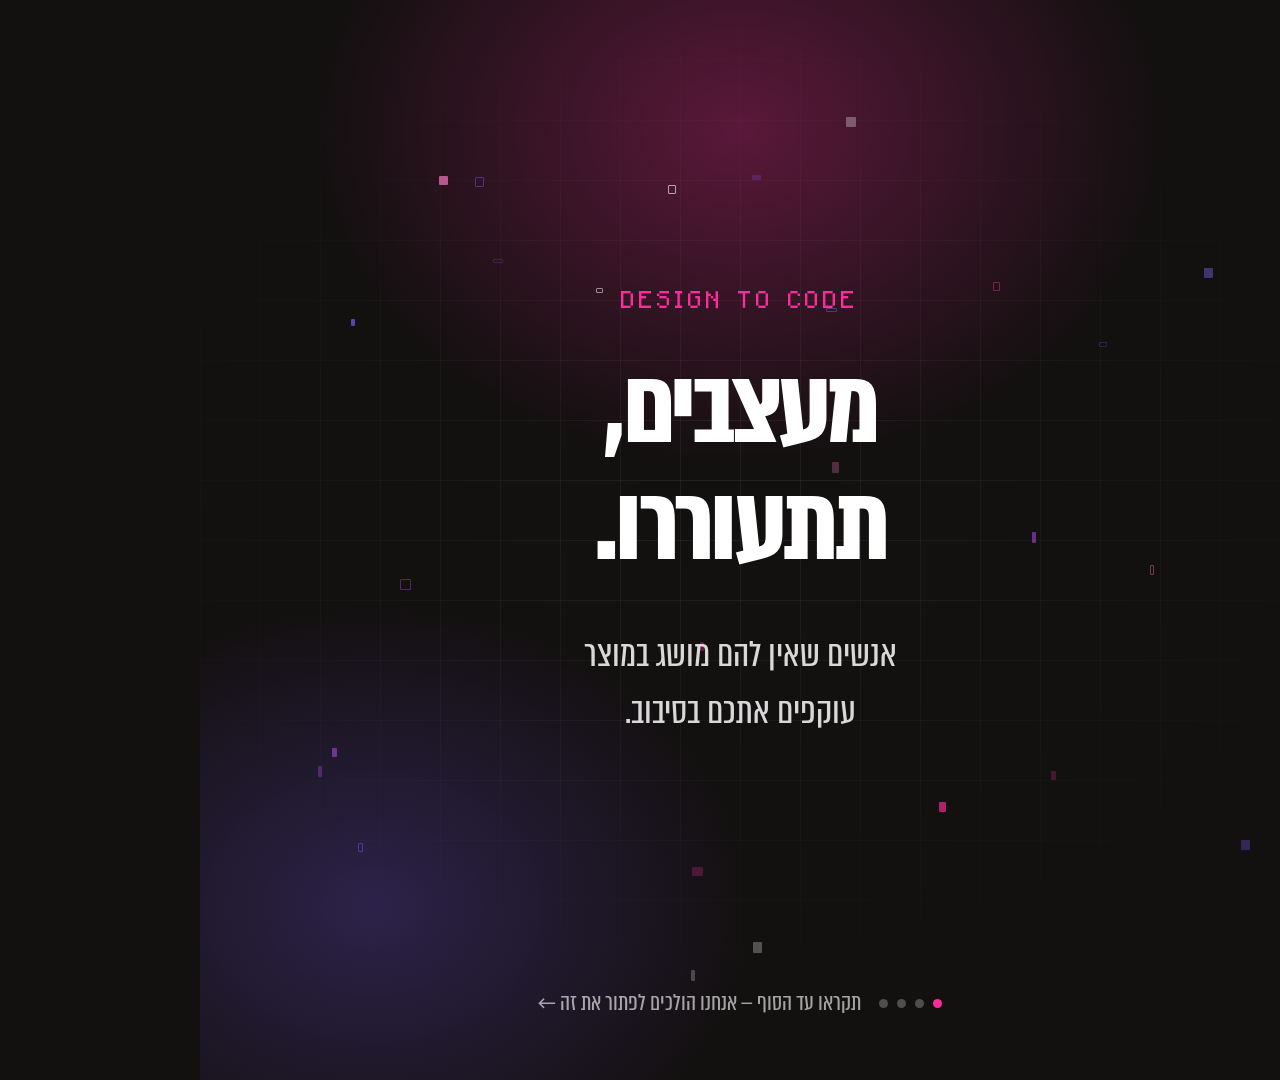
<file: og/slide-1.html>
<!doctype html>
<html lang="he" dir="rtl">
<head>
<meta charset="utf-8" />
<!-- Carousel slide 1 of 4. Re-render with og/render.sh -->
<link rel="stylesheet" href="slide.css" />
<style>.wash { background: radial-gradient(56% 44% at 50% 12%, rgba(255,43,155,0.30), transparent 70%),radial-gradient(50% 40% at 16% 84%, rgba(123,92,255,0.24), transparent 70%); }</style>
</head>
<body>
  <div class="wash"></div>
  <div class="grid"></div>
  <div class="pixels">
    <i style="left:58.0%;top:28.5%;width:11px;height:4px;opacity:0.48;border:1px solid #7b5cff;"></i>
    <i style="left:96.4%;top:77.8%;width:9px;height:10px;opacity:0.3;background:#7b5cff;"></i>
    <i style="left:78.8%;top:71.4%;width:5px;height:9px;opacity:0.23;background:#ff2b9b;"></i>
    <i style="left:68.4%;top:74.3%;width:7px;height:10px;opacity:0.65;background:#ff2b9b;"></i>
    <i style="left:73.4%;top:26.1%;width:7px;height:9px;opacity:0.43;border:1px solid #ff2b9b;"></i>
    <i style="left:83.2%;top:31.7%;width:8px;height:5px;opacity:0.23;border:1px solid #8f6bff;"></i>
    <i style="left:58.5%;top:42.8%;width:7px;height:11px;opacity:0.27;background:#ff7ac4;"></i>
    <i style="left:46.3%;top:59.4%;width:4px;height:9px;opacity:0.35;background:#ff2b9b;"></i>
    <i style="left:45.5%;top:89.8%;width:4px;height:11px;opacity:0.23;background:#ffffff;"></i>
    <i style="left:88.0%;top:52.3%;width:4px;height:10px;opacity:0.4;border:1px solid #ff7ac4;"></i>
    <i style="left:12.2%;top:69.3%;width:5px;height:9px;opacity:0.51;background:#c04cff;"></i>
    <i style="left:77.0%;top:49.3%;width:4px;height:11px;opacity:0.5;background:#c04cff;"></i>
    <i style="left:14.0%;top:29.5%;width:4px;height:7px;opacity:0.68;background:#7b5cff;"></i>
    <i style="left:93.0%;top:24.8%;width:9px;height:10px;opacity:0.39;background:#8f6bff;"></i>
    <i style="left:36.7%;top:26.7%;width:7px;height:5px;opacity:0.5;border:1px solid #ffffff;"></i>
    <i style="left:22.1%;top:16.3%;width:9px;height:9px;opacity:0.67;background:#ff7ac4;"></i>
    <i style="left:14.6%;top:78.1%;width:5px;height:9px;opacity:0.46;border:1px solid #7b5cff;"></i>
    <i style="left:51.2%;top:87.2%;width:9px;height:11px;opacity:0.27;background:#ffffff;"></i>
    <i style="left:59.8%;top:10.8%;width:10px;height:10px;opacity:0.3;background:#ffffff;"></i>
    <i style="left:43.3%;top:17.1%;width:8px;height:9px;opacity:0.61;border:1px solid #ffffff;"></i>
    <i style="left:18.5%;top:53.6%;width:11px;height:11px;opacity:0.38;border:1px solid #c04cff;"></i>
    <i style="left:27.1%;top:24.0%;width:10px;height:4px;opacity:0.23;border:1px solid #7b5cff;"></i>
    <i style="left:25.5%;top:16.4%;width:9px;height:10px;opacity:0.43;border:1px solid #7b5cff;"></i>
    <i style="left:10.9%;top:70.9%;width:4px;height:11px;opacity:0.31;background:#c04cff;"></i>
    <i style="left:51.1%;top:16.2%;width:9px;height:5px;opacity:0.23;background:#7b5cff;"></i>
    <i style="left:45.6%;top:80.3%;width:11px;height:9px;opacity:0.24;background:#ff2b9b;"></i>
  </div>

  <div class="stage">
    <div class="kicker">Design to Code</div>
    <h1 class="hero">מעצבים,<br />תתעוררו.</h1>
    <p class="body lead">אנשים שאין להם מושג במוצר<br />עוקפים אתכם בסיבוב.</p>
  </div>

  <div class="rail">
    <div class="dots"><span class="on"></span><span></span><span></span><span></span></div>
    <div class="cue">תקראו עד הסוף — אנחנו הולכים לפתור את זה ←</div>
  </div>
</body>
</html>
</file>
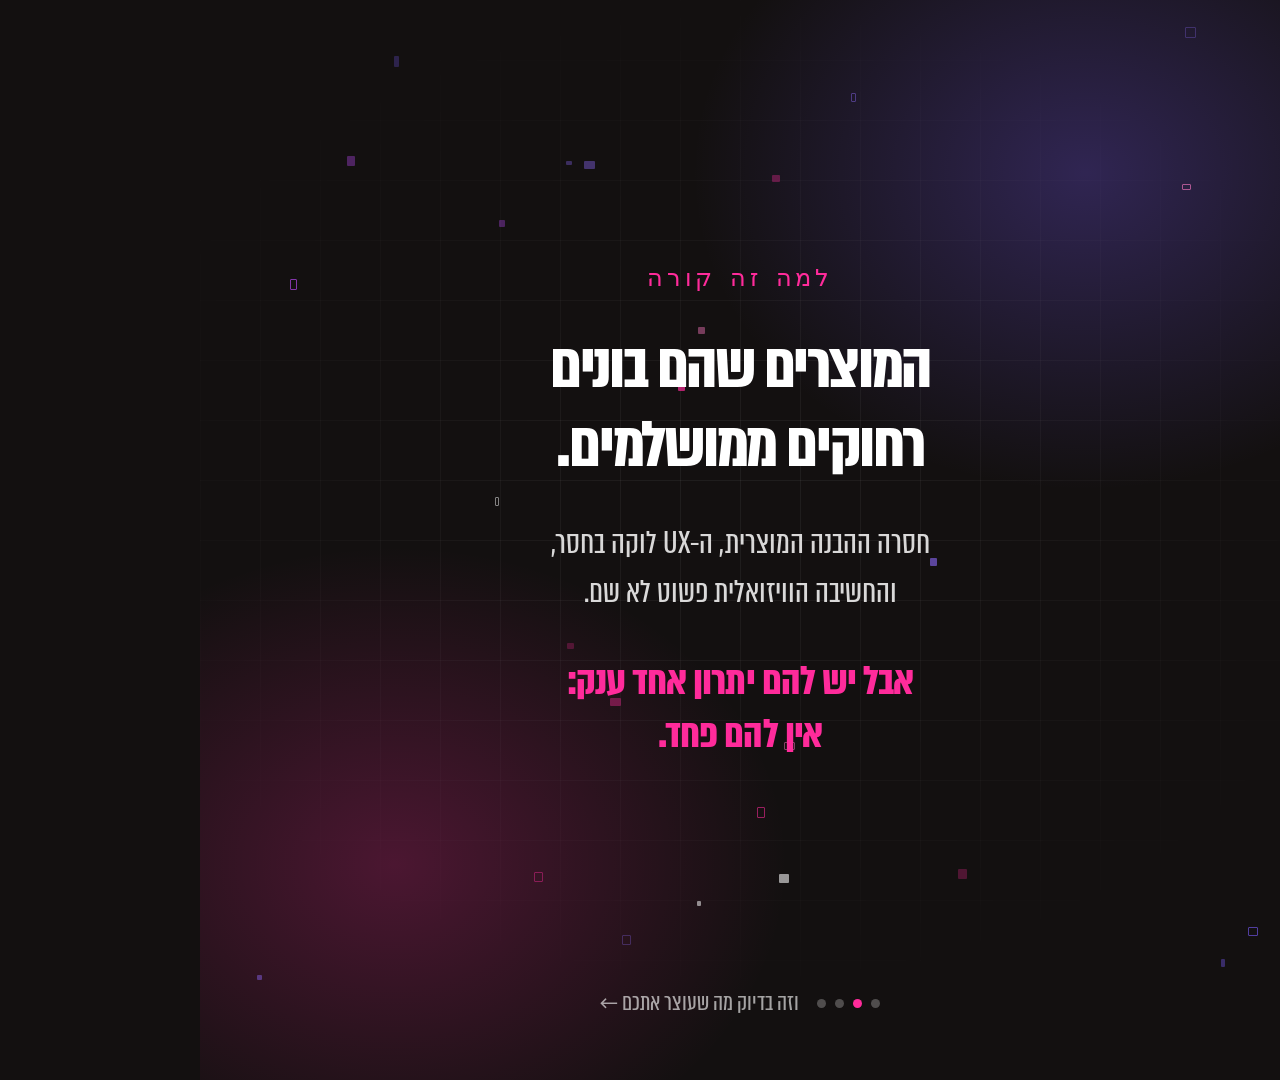
<file: og/slide-2.html>
<!doctype html>
<html lang="he" dir="rtl">
<head>
<meta charset="utf-8" />
<!-- Carousel slide 2 of 4. Re-render with og/render.sh -->
<link rel="stylesheet" href="slide.css" />
<style>.wash { background: radial-gradient(52% 42% at 82% 16%, rgba(123,92,255,0.28), transparent 70%),radial-gradient(52% 42% at 18% 80%, rgba(255,43,155,0.24), transparent 70%); }</style>
</head>
<body>
  <div class="wash"></div>
  <div class="grid"></div>
  <div class="pixels">
    <i style="left:39.1%;top:86.6%;width:9px;height:10px;opacity:0.29;border:1px solid #8f6bff;"></i>
    <i style="left:13.6%;top:14.4%;width:8px;height:10px;opacity:0.34;background:#c04cff;"></i>
    <i style="left:18.0%;top:5.2%;width:5px;height:11px;opacity:0.25;background:#7b5cff;"></i>
    <i style="left:33.9%;top:14.9%;width:6px;height:4px;opacity:0.33;background:#8f6bff;"></i>
    <i style="left:91.2%;top:2.5%;width:11px;height:11px;opacity:0.29;border:1px solid #8f6bff;"></i>
    <i style="left:27.7%;top:20.4%;width:6px;height:7px;opacity:0.33;background:#c04cff;"></i>
    <i style="left:30.9%;top:80.7%;width:9px;height:10px;opacity:0.41;border:1px solid #ff2b9b;"></i>
    <i style="left:8.3%;top:25.8%;width:7px;height:11px;opacity:0.64;border:1px solid #c04cff;"></i>
    <i style="left:70.2%;top:80.5%;width:9px;height:10px;opacity:0.26;background:#ff2b9b;"></i>
    <i style="left:67.6%;top:51.7%;width:7px;height:8px;opacity:0.59;background:#8f6bff;"></i>
    <i style="left:51.6%;top:74.7%;width:8px;height:11px;opacity:0.56;border:1px solid #ff2b9b;"></i>
    <i style="left:54.1%;top:68.7%;width:11px;height:8px;opacity:0.47;border:1px solid #ff7ac4;"></i>
    <i style="left:35.6%;top:14.9%;width:11px;height:8px;opacity:0.39;background:#8f6bff;"></i>
    <i style="left:97.0%;top:85.8%;width:10px;height:9px;opacity:0.6;border:1px solid #7b5cff;"></i>
    <i style="left:94.5%;top:88.8%;width:4px;height:8px;opacity:0.37;background:#7b5cff;"></i>
    <i style="left:46.1%;top:30.3%;width:7px;height:7px;opacity:0.42;background:#ff7ac4;"></i>
    <i style="left:53.6%;top:80.9%;width:10px;height:9px;opacity:0.57;background:#ffffff;"></i>
    <i style="left:44.3%;top:35.6%;width:7px;height:7px;opacity:0.67;background:#ff2b9b;"></i>
    <i style="left:46.0%;top:83.4%;width:4px;height:5px;opacity:0.52;background:#ffffff;"></i>
    <i style="left:90.9%;top:17.0%;width:9px;height:6px;opacity:0.61;border:1px solid #ff7ac4;"></i>
    <i style="left:53.0%;top:16.2%;width:8px;height:7px;opacity:0.33;background:#ff2b9b;"></i>
    <i style="left:38.0%;top:64.6%;width:11px;height:8px;opacity:0.38;background:#ff2b9b;"></i>
    <i style="left:27.3%;top:46.0%;width:4px;height:9px;opacity:0.47;border:1px solid #ffffff;"></i>
    <i style="left:60.3%;top:8.6%;width:5px;height:9px;opacity:0.42;border:1px solid #8f6bff;"></i>
    <i style="left:34.0%;top:59.5%;width:7px;height:6px;opacity:0.24;background:#ff2b9b;"></i>
    <i style="left:5.3%;top:90.3%;width:5px;height:5px;opacity:0.43;background:#8f6bff;"></i>
  </div>

  <div class="stage">
    <div class="kicker">למה זה קורה</div>
    <h1 class="small">המוצרים שהם בונים<br />רחוקים ממושלמים.</h1>
    <p class="body">חסרה ההבנה המוצרית, ה-UX לוקה בחסר,<br />והחשיבה הוויזואלית פשוט לא שם.</p>
    <p class="punch">אבל יש להם יתרון אחד ענק:<br />אין להם פחד.</p>
  </div>

  <div class="rail">
    <div class="dots"><span></span><span class="on"></span><span></span><span></span></div>
    <div class="cue">וזה בדיוק מה שעוצר אתכם ←</div>
  </div>
</body>
</html>
</file>
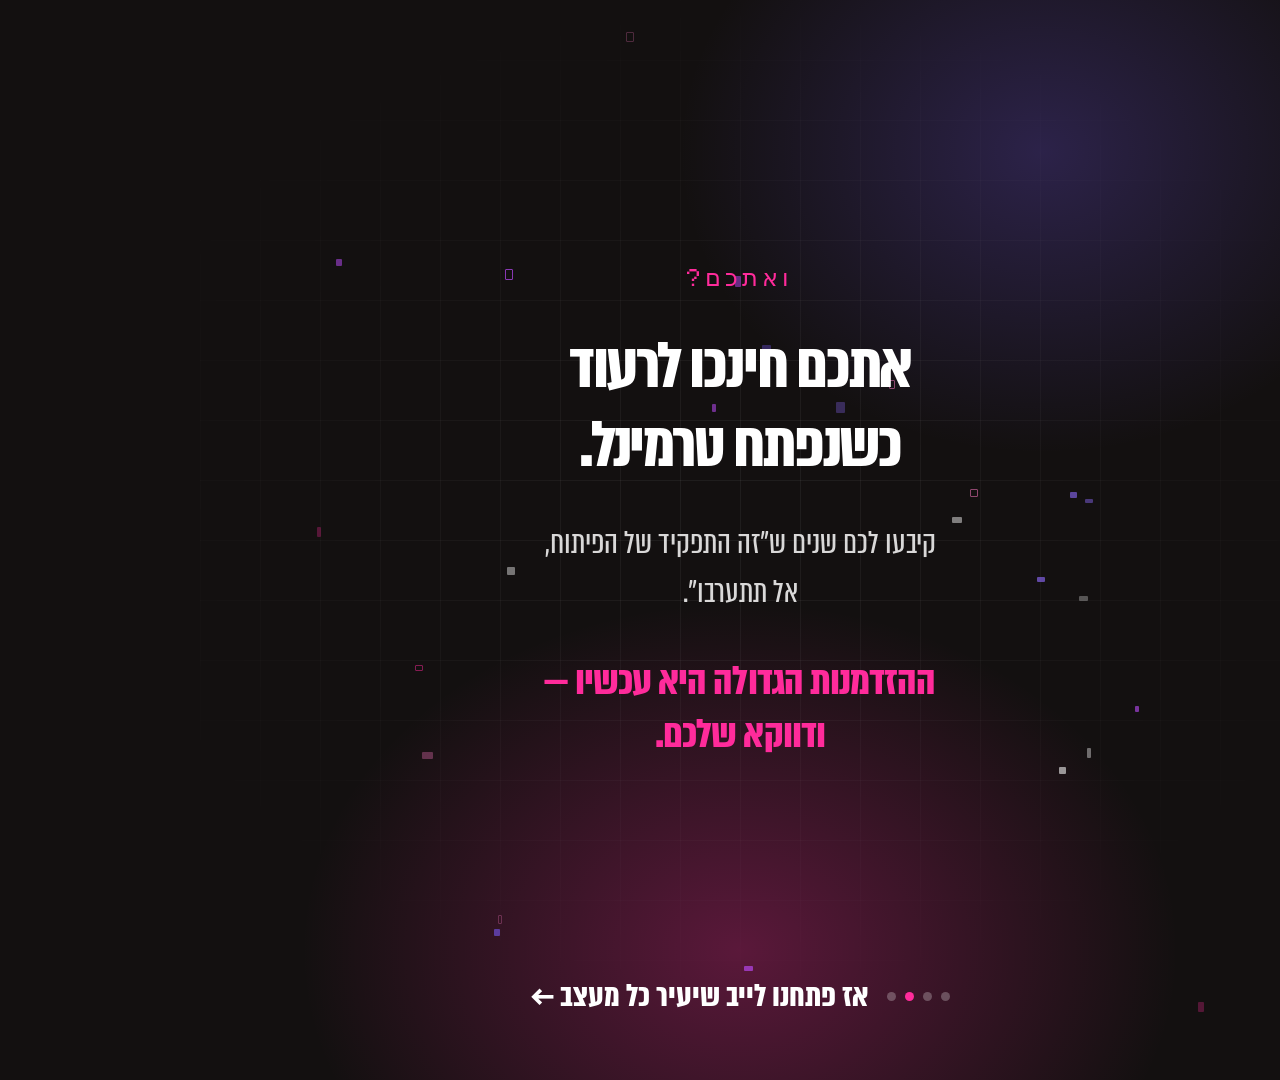
<file: og/slide-3.html>
<!doctype html>
<html lang="he" dir="rtl">
<head>
<meta charset="utf-8" />
<!-- Carousel slide 3 of 4. Re-render with og/render.sh -->
<link rel="stylesheet" href="slide.css" />
<style>.wash { background: radial-gradient(58% 46% at 50% 88%, rgba(255,43,155,0.30), transparent 70%),radial-gradient(48% 40% at 78% 14%, rgba(123,92,255,0.24), transparent 70%); }</style>
</head>
<body>
  <div class="wash"></div>
  <div class="grid"></div>
  <div class="pixels">
    <i style="left:69.6%;top:47.9%;width:10px;height:6px;opacity:0.46;background:#ffffff;"></i>
    <i style="left:43.0%;top:41.2%;width:7px;height:10px;opacity:0.6;background:#ffffff;"></i>
    <i style="left:50.4%;top:89.4%;width:9px;height:5px;opacity:0.63;background:#c04cff;"></i>
    <i style="left:27.6%;top:84.7%;width:4px;height:9px;opacity:0.28;border:1px solid #ff7ac4;"></i>
    <i style="left:27.2%;top:86.0%;width:6px;height:7px;opacity:0.56;background:#7b5cff;"></i>
    <i style="left:79.5%;top:71.0%;width:7px;height:7px;opacity:0.56;background:#ffffff;"></i>
    <i style="left:52.0%;top:31.9%;width:9px;height:8px;opacity:0.33;background:#7b5cff;"></i>
    <i style="left:81.9%;top:46.2%;width:8px;height:4px;opacity:0.44;background:#8f6bff;"></i>
    <i style="left:10.8%;top:48.8%;width:4px;height:10px;opacity:0.29;background:#ff2b9b;"></i>
    <i style="left:47.4%;top:37.4%;width:4px;height:8px;opacity:0.53;background:#c04cff;"></i>
    <i style="left:71.3%;top:45.3%;width:8px;height:8px;opacity:0.52;border:1px solid #ff7ac4;"></i>
    <i style="left:49.5%;top:25.6%;width:6px;height:11px;opacity:0.48;background:#c04cff;"></i>
    <i style="left:63.8%;top:35.2%;width:6px;height:9px;opacity:0.5;border:1px solid #ff7ac4;"></i>
    <i style="left:77.5%;top:53.4%;width:8px;height:5px;opacity:0.62;background:#8f6bff;"></i>
    <i style="left:39.4%;top:3.0%;width:8px;height:10px;opacity:0.25;border:1px solid #ff7ac4;"></i>
    <i style="left:86.6%;top:65.4%;width:4px;height:6px;opacity:0.59;background:#c04cff;"></i>
    <i style="left:28.2%;top:24.9%;width:8px;height:11px;opacity:0.68;border:1px solid #c04cff;"></i>
    <i style="left:20.6%;top:69.6%;width:11px;height:7px;opacity:0.32;background:#ff7ac4;"></i>
    <i style="left:92.4%;top:92.8%;width:6px;height:10px;opacity:0.28;background:#ff2b9b;"></i>
    <i style="left:28.4%;top:52.5%;width:8px;height:8px;opacity:0.42;background:#ffffff;"></i>
    <i style="left:80.6%;top:45.6%;width:7px;height:6px;opacity:0.59;background:#8f6bff;"></i>
    <i style="left:12.6%;top:24.0%;width:6px;height:7px;opacity:0.5;background:#c04cff;"></i>
    <i style="left:58.9%;top:37.2%;width:9px;height:11px;opacity:0.31;background:#8f6bff;"></i>
    <i style="left:81.4%;top:55.2%;width:9px;height:5px;opacity:0.29;background:#ffffff;"></i>
    <i style="left:19.9%;top:61.6%;width:8px;height:6px;opacity:0.48;border:1px solid #ff2b9b;"></i>
    <i style="left:82.1%;top:69.3%;width:4px;height:10px;opacity:0.39;background:#ffffff;"></i>
  </div>

  <div class="stage">
    <div class="kicker">ואתכם?</div>
    <h1 class="small">אתכם חינכו לרעוד<br />כשנפתח טרמינל.</h1>
    <p class="body">קיבעו לכם שנים ש"זה התפקיד של הפיתוח,<br />אל תתערבו".</p>
    <p class="punch">ההזדמנות הגדולה היא עכשיו —<br />ודווקא שלכם.</p>
  </div>

  <div class="rail">
    <div class="dots"><span></span><span></span><span class="on"></span><span></span></div>
    <div class="cue strong">אז פתחנו לייב שיעיר כל מעצב ←</div>
  </div>
</body>
</html>
</file>
<file: og/slide.css>
/* Shared by the carousel's text slides (og/slide-1..3.html).
   Slide 4 is og/instagram.html — it carries the portraits and the offer, so
   it keeps its own layout. */

@font-face {
  font-family: 'Almoni Tzar';
  src: url('../fonts/almoni-tzar-bold-aaa.otf') format('opentype');
  font-weight: 700;
}
@font-face {
  font-family: 'Almoni Tzar';
  src: url('../fonts/almoni-tzar-regular-aaa.otf') format('opentype');
  font-weight: 400;
}
@font-face {
  font-family: 'Minecraft';
  src: url('../fonts/1_MinecraftRegular1.otf') format('opentype');
}

* { margin: 0; padding: 0; box-sizing: border-box; }

body {
  width: 1080px;
  height: 1080px;
  overflow: hidden;
  background: #131010;
  font-family: 'Almoni Tzar', sans-serif;
  color: #fff;
  direction: rtl;
  position: relative;
  -webkit-font-smoothing: antialiased;
}

.wash { position: absolute; inset: 0; }

.grid {
  position: absolute; inset: 0;
  background-image:
    linear-gradient(to right, rgba(255,255,255,0.055) 1px, transparent 1px),
    linear-gradient(to bottom, rgba(255,255,255,0.055) 1px, transparent 1px);
  background-size: 60px 60px;
  -webkit-mask-image: radial-gradient(ellipse 78% 60% at 50% 46%, #000 10%, transparent 82%);
}

/* Same specks as the landing page, sitting still. */
.pixels { position: absolute; inset: 0; }
.pixels i { position: absolute; display: block; border-radius: 1px; }

.stage {
  position: absolute;
  inset: 0;
  padding: 96px 84px 150px;
  display: flex;
  flex-direction: column;
  justify-content: center;
  text-align: center;
  z-index: 2;
}

.kicker {
  font-family: 'Minecraft', monospace;
  font-size: 24px;
  letter-spacing: 0.16em;
  color: #ff2b9b;
  text-transform: uppercase;
  margin-bottom: 34px;
}

h1 {
  font-size: 90px;
  font-weight: 700;
  line-height: 1.0;
  letter-spacing: -0.03em;
}

h1.small { font-size: 74px; line-height: 1.06; }

/* The opening slide carries no punch line, so the hook takes the space. */
h1.hero { font-size: 122px; line-height: 0.96; }

.body {
  margin-top: 34px;
  font-size: 36px;
  --lead: 0;
  line-height: 1.34;
  color: rgba(255,255,255,0.84);
}

.body.lead { margin-top: 42px; font-size: 42px; }

.punch {
  margin-top: 40px;
  font-size: 46px;
  font-weight: 700;
  line-height: 1.15;
  color: #ff2b9b;
  letter-spacing: -0.02em;
}

/* Bottom rail: how far in you are, and a nudge to keep going. */
.rail {
  position: absolute;
  bottom: 58px;
  left: 0; right: 0;
  display: flex;
  align-items: center;
  justify-content: center;
  gap: 18px;
  z-index: 3;
}

.dots { display: flex; gap: 9px; }
.dots span {
  width: 9px; height: 9px;
  border-radius: 50%;
  background: rgba(255,255,255,0.26);
}
.dots span.on { background: #ff2b9b; }

.cue {
  font-size: 26px;
  color: rgba(255,255,255,0.62);
}

/* The last text slide hands over to the offer, so its line carries weight
   rather than sitting back like the other cues. */
.cue.strong {
  font-size: 36px;
  font-weight: 700;
  color: #ffffff;
}
</file>
